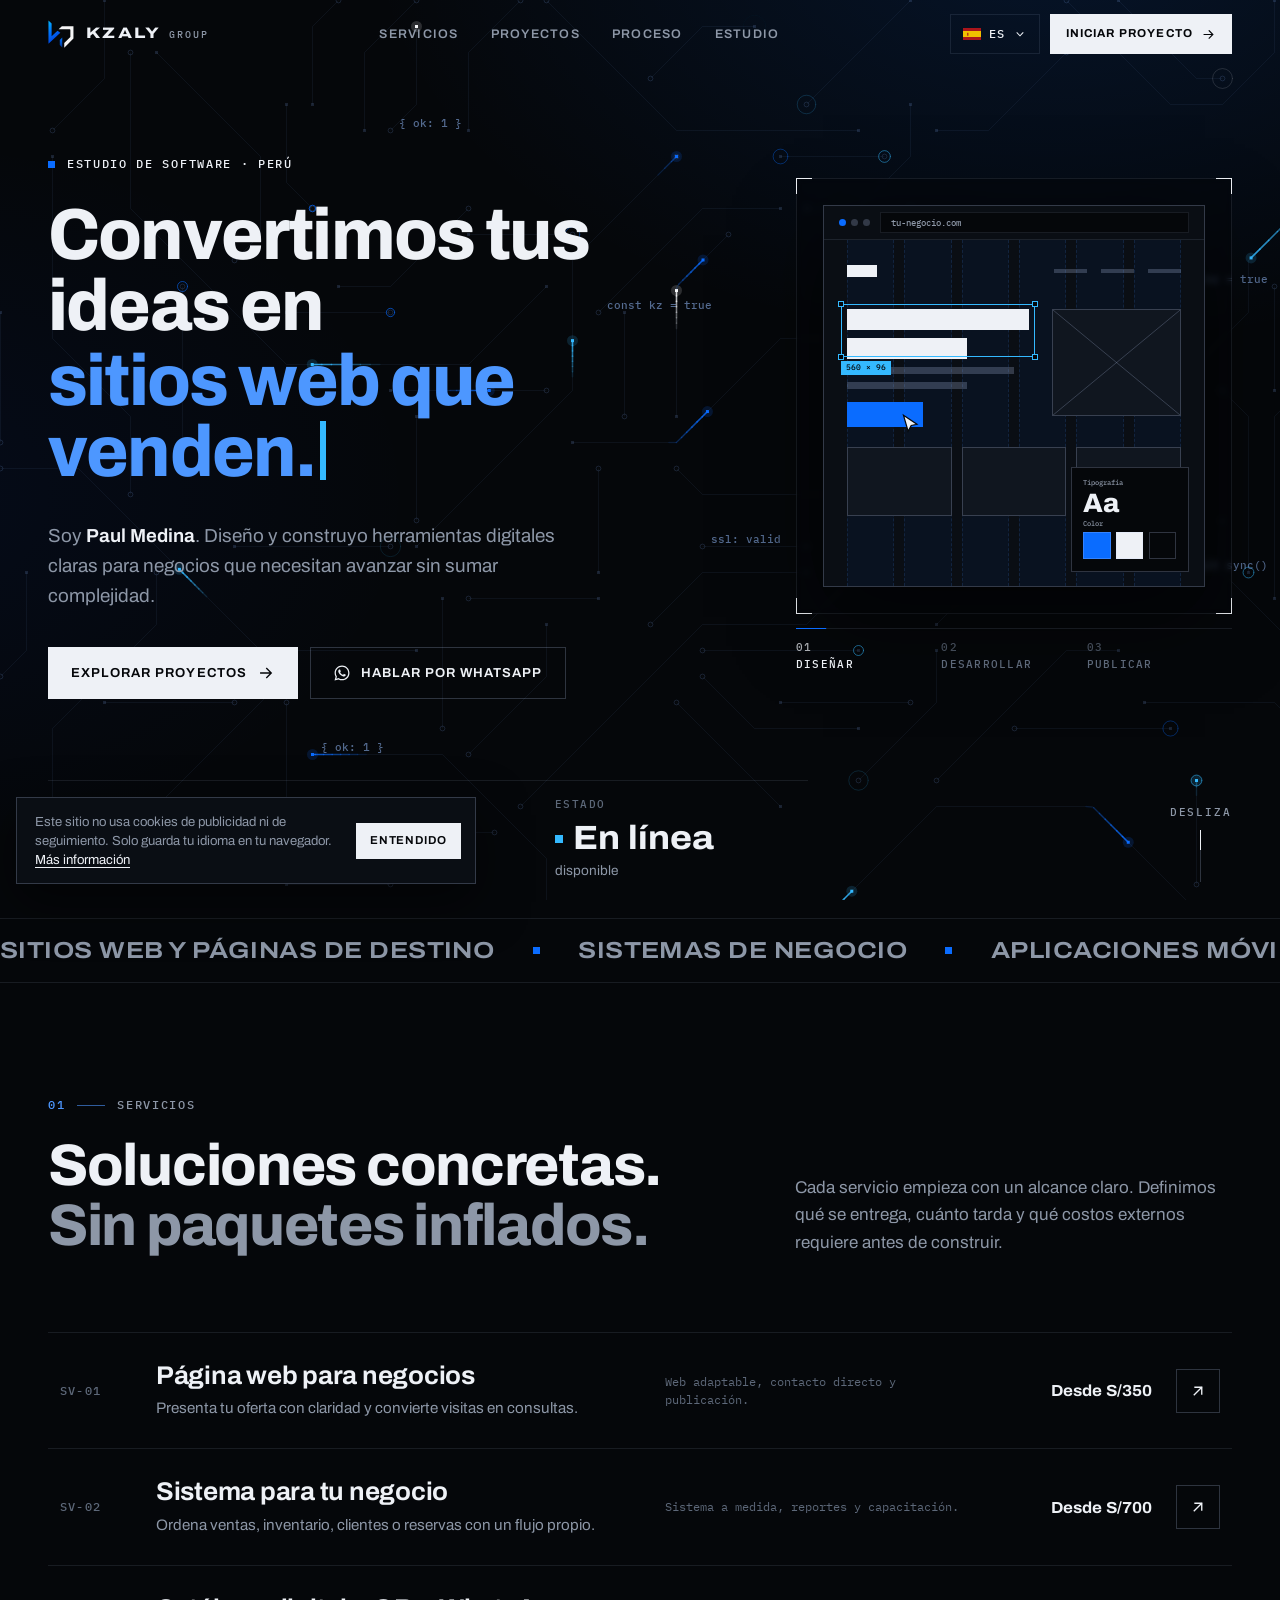
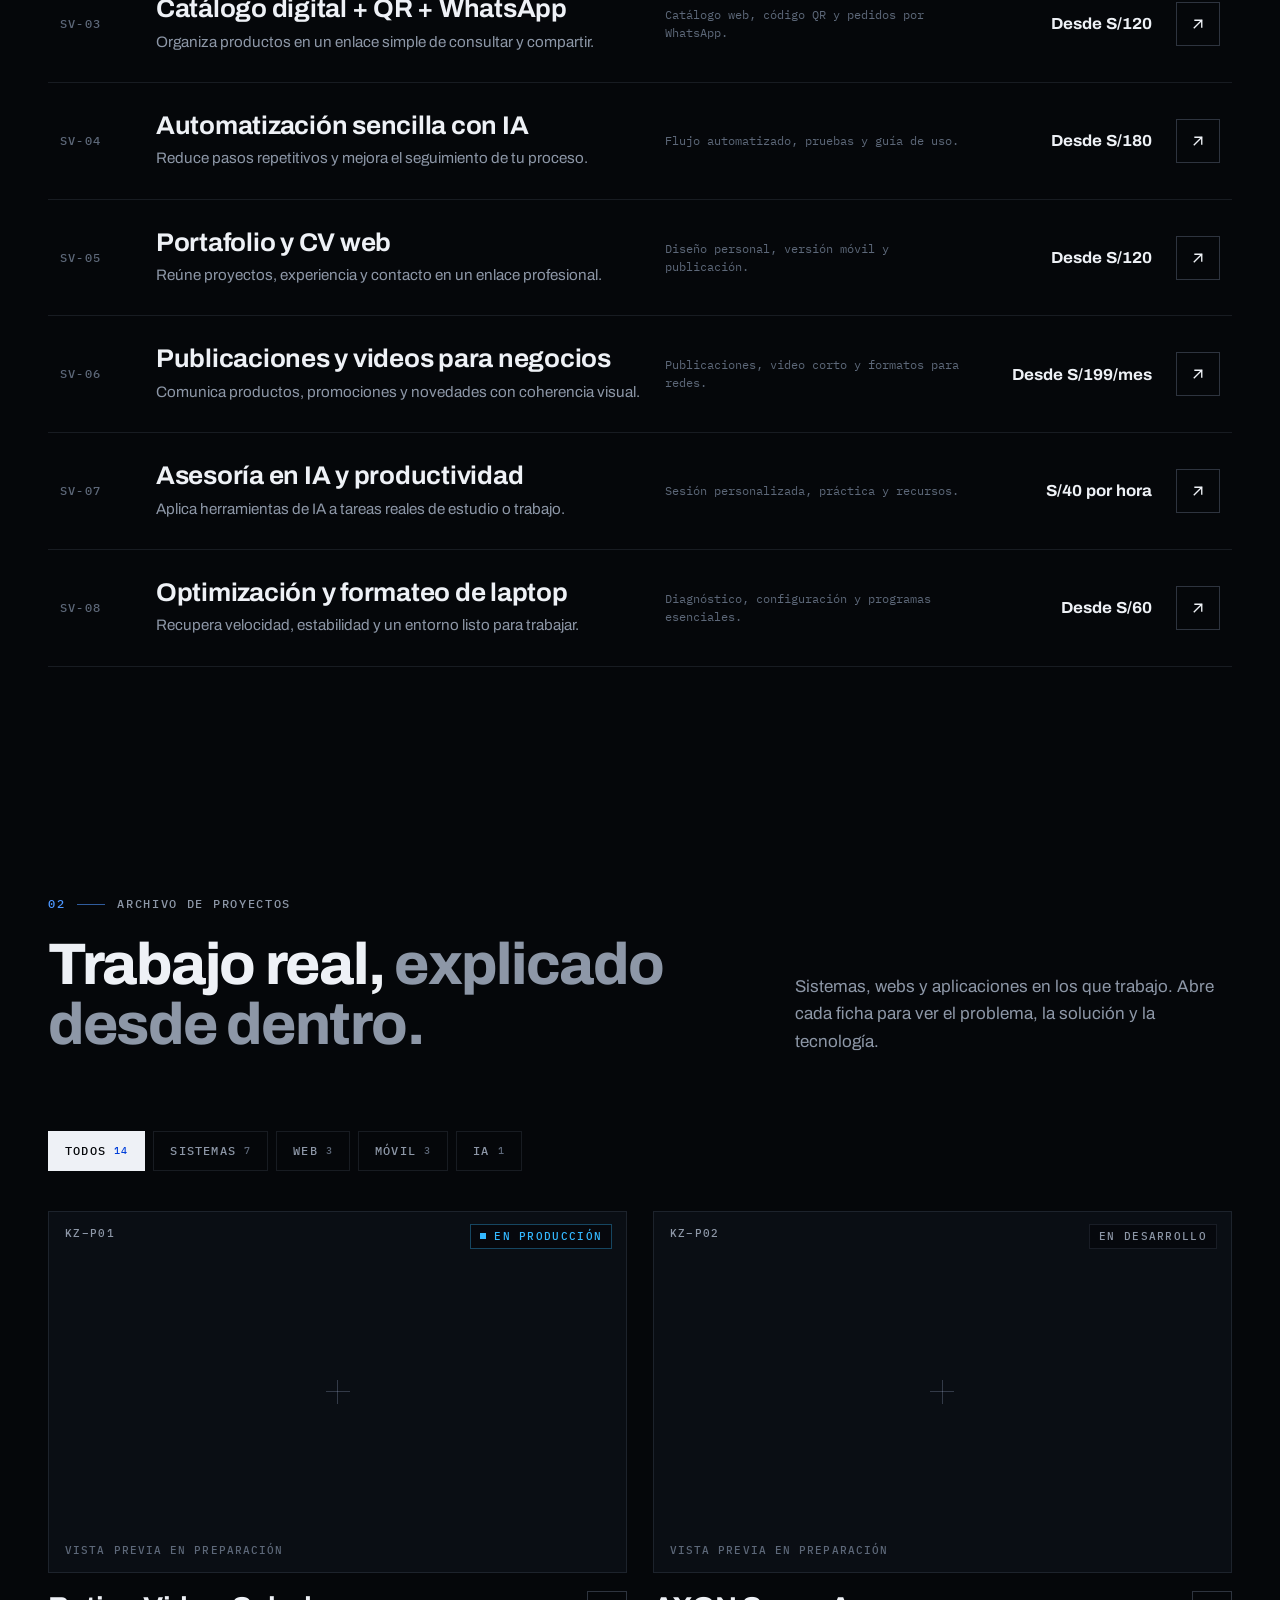
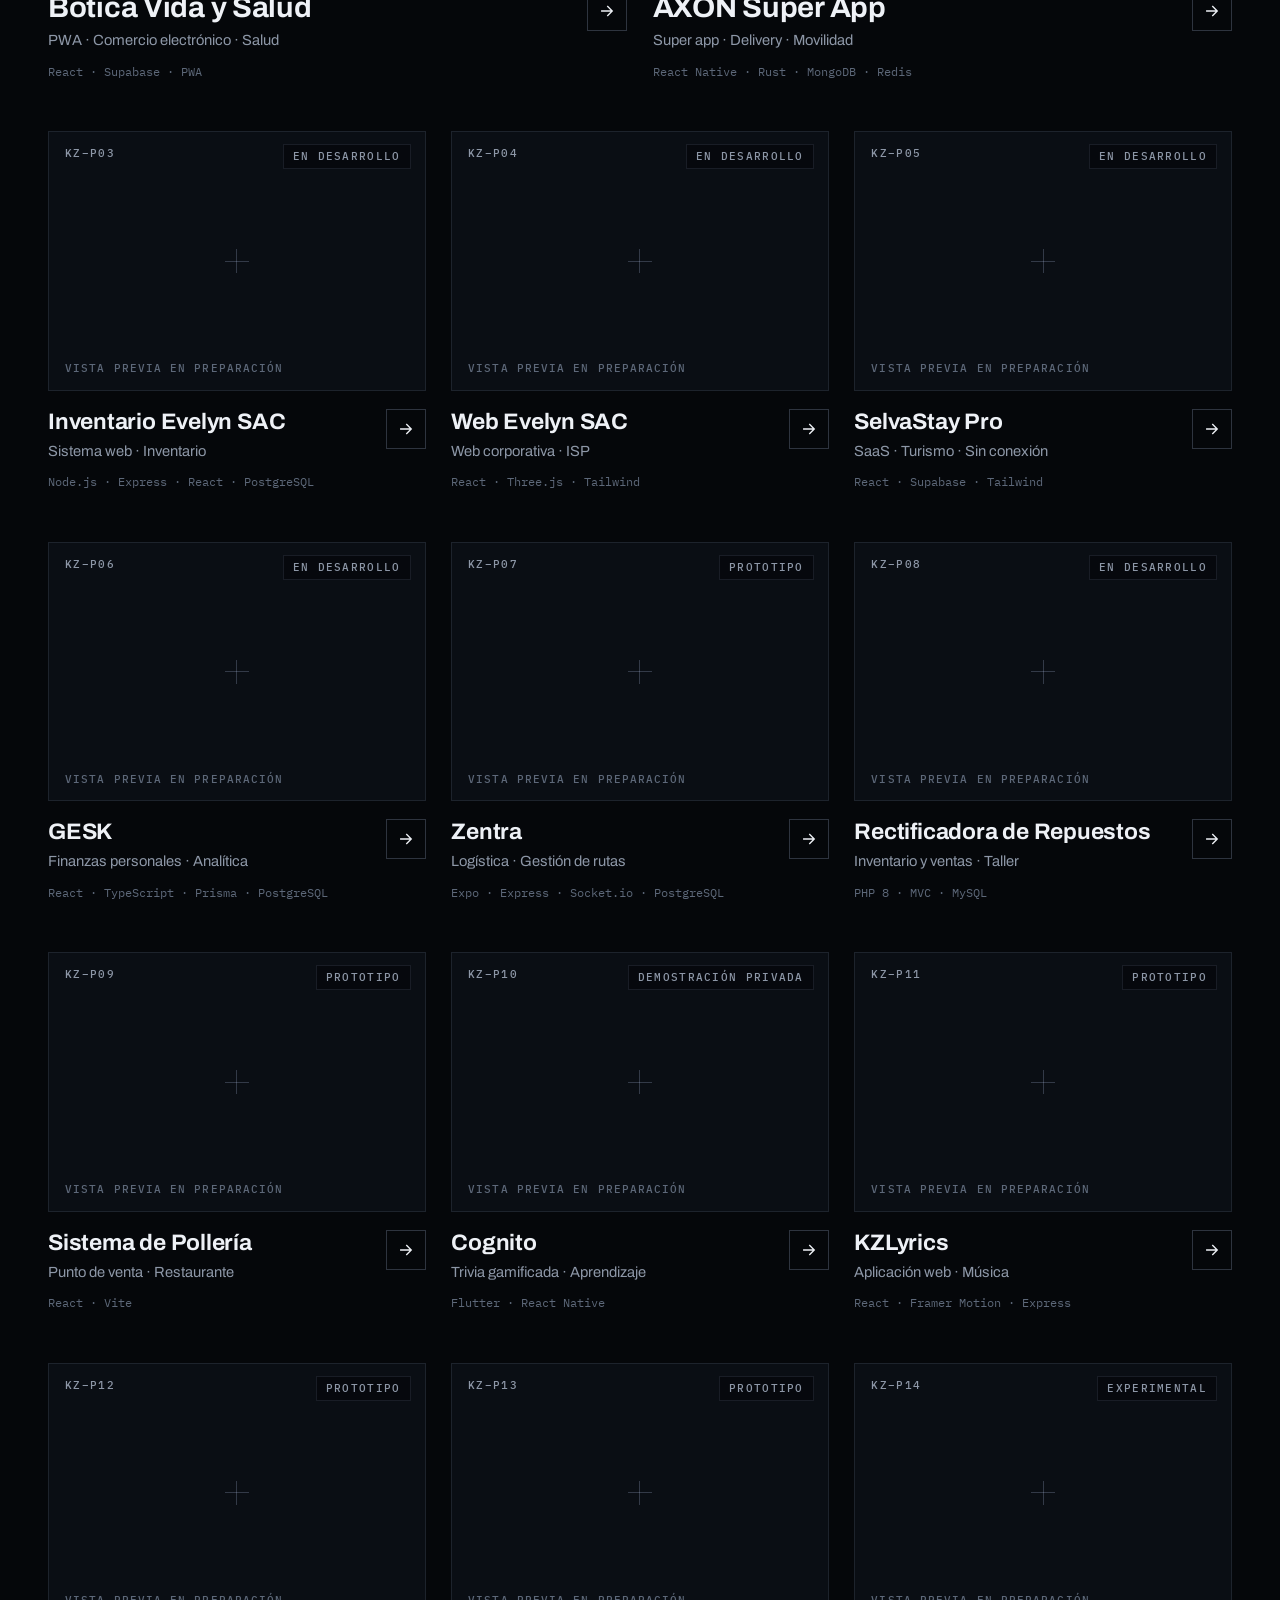
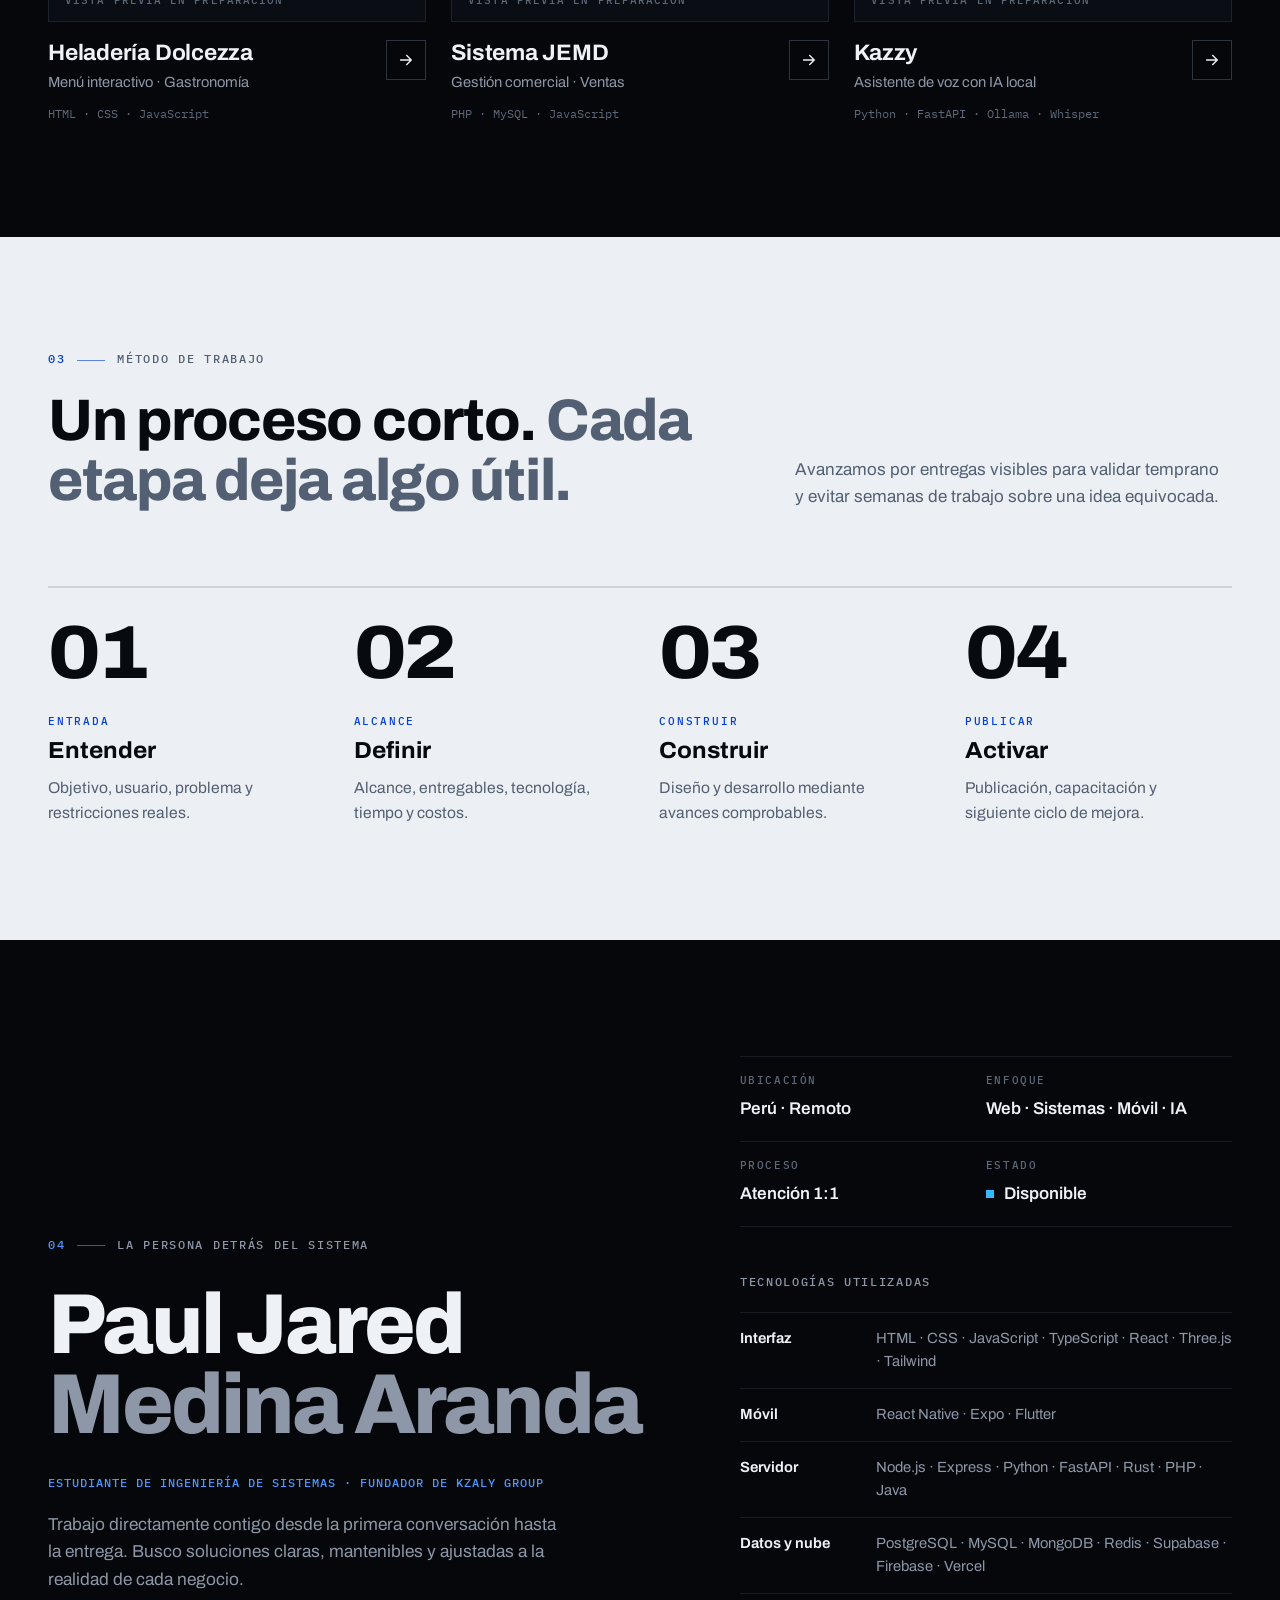
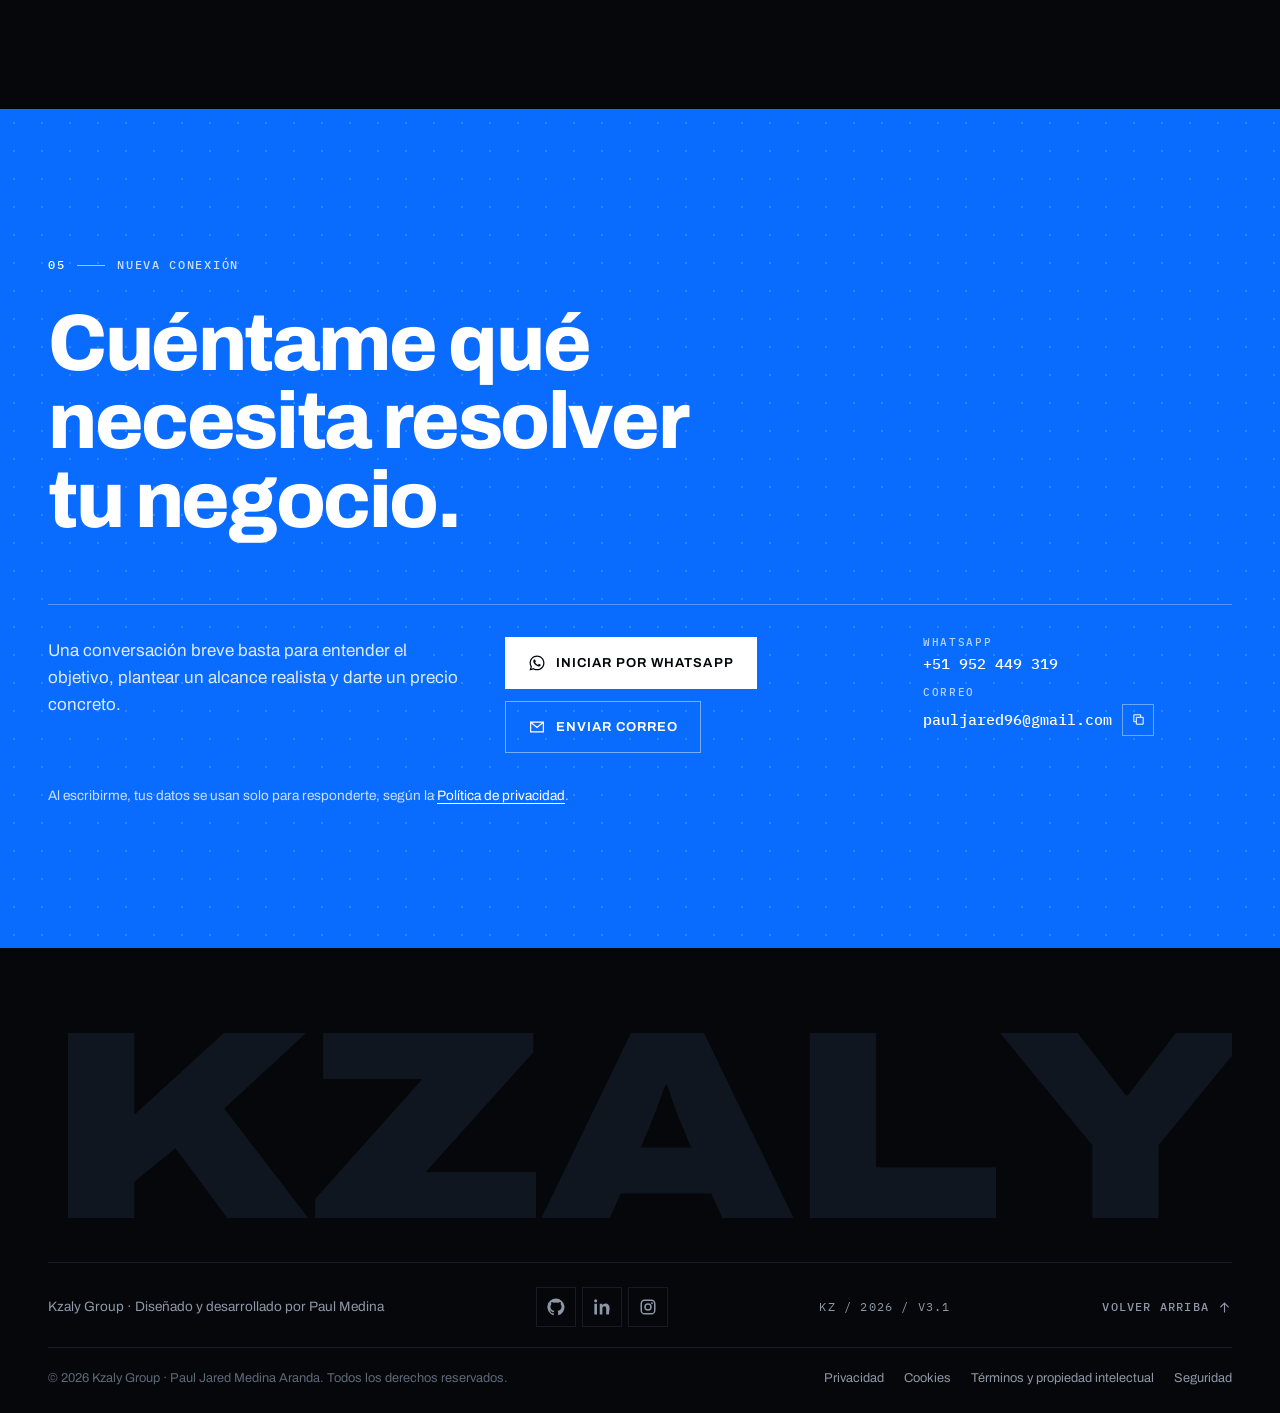
<file: index.html>
<!DOCTYPE html>
<html lang="es" class="no-js">
<head>
    <meta charset="UTF-8">
    <meta name="viewport" content="width=device-width, initial-scale=1.0, viewport-fit=cover">
    <title>Kzaly Group | Software y soluciones digitales por Paul Medina</title>
    <meta name="description" content="Kzaly Group es el estudio de software de Paul Medina en Perú. Páginas web, sistemas para negocios, aplicaciones móviles y automatización con IA.">
    <meta name="author" content="Paul Jared Medina Aranda">
    <meta name="copyright" content="© 2026 Kzaly Group · Paul Jared Medina Aranda. Todos los derechos reservados.">
    <meta name="theme-color" content="#05070a">
    <meta name="color-scheme" content="dark">
    <meta name="referrer" content="strict-origin-when-cross-origin">
    <link rel="canonical" href="https://portafolio-paul-medina.vercel.app/">

    <meta property="og:type" content="website">
    <meta property="og:site_name" content="Kzaly Group">
    <meta property="og:title" content="Kzaly Group | Software y soluciones digitales">
    <meta property="og:description" content="Páginas web, sistemas para negocios, apps móviles y automatización. Trato directo con Paul Medina.">
    <meta property="og:url" content="https://portafolio-paul-medina.vercel.app/">
    <meta property="og:image" content="https://portafolio-paul-medina.vercel.app/assets/og-kzaly.jpg">
    <meta property="og:image:width" content="1200">
    <meta property="og:image:height" content="630">
    <meta property="og:locale" content="es_PE">
    <meta name="twitter:card" content="summary_large_image">

    <link rel="icon" type="image/svg+xml" href="assets/logo-kzaly.svg">
    <link rel="icon" type="image/png" sizes="64x64" href="assets/favicon-64.png">
    <link rel="apple-touch-icon" href="assets/apple-touch-icon.png">

    <link rel="preconnect" href="https://fonts.googleapis.com">
    <link rel="preconnect" href="https://fonts.gstatic.com" crossorigin>
    <link href="https://fonts.googleapis.com/css2?family=Archivo:wdth,wght@62..125,300..900&family=IBM+Plex+Mono:wght@400;500&display=swap" rel="stylesheet">
    <link rel="stylesheet" href="css/portfolio.css">

    <script type="application/ld+json">
    {
        "@context": "https://schema.org",
        "@type": "ProfessionalService",
        "name": "Kzaly Group",
        "url": "https://portafolio-paul-medina.vercel.app/",
        "logo": "https://portafolio-paul-medina.vercel.app/assets/apple-touch-icon.png",
        "image": "https://portafolio-paul-medina.vercel.app/assets/og-kzaly.jpg",
        "description": "Estudio de software: páginas web, sistemas para negocios, aplicaciones móviles y automatización con IA.",
        "areaServed": "PE",
        "founder": { "@type": "Person", "name": "Paul Jared Medina Aranda", "sameAs": ["https://github.com/Kopozz", "https://www.linkedin.com/in/paul-medina-92b20538a"] },
        "telephone": "+51952449319"
    }
    </script>
    <script src="js/boot.js"></script>
</head>
<body>
    <svg class="icon-sprite" aria-hidden="true" focusable="false">
        <symbol id="i-arrow" viewBox="0 0 24 24"><path d="M5 12h13M13 6l6 6-6 6" fill="none" stroke="currentColor" stroke-width="1.8" stroke-linecap="square"/></symbol>
        <symbol id="i-arrow-up-right" viewBox="0 0 24 24"><path d="M7 17 17 7M8 7h9v9" fill="none" stroke="currentColor" stroke-width="1.8" stroke-linecap="square"/></symbol>
        <symbol id="i-close" viewBox="0 0 24 24"><path d="M6 6l12 12M18 6 6 18" fill="none" stroke="currentColor" stroke-width="1.8" stroke-linecap="square"/></symbol>
        <symbol id="i-chevron" viewBox="0 0 24 24"><path d="m7 10 5 5 5-5" fill="none" stroke="currentColor" stroke-width="1.8" stroke-linecap="square"/></symbol>
        <symbol id="i-mail" viewBox="0 0 24 24"><path d="M3.5 5.5h17v13h-17zM4 6l8 6.5L20 6" fill="none" stroke="currentColor" stroke-width="1.6"/></symbol>
        <symbol id="i-copy" viewBox="0 0 24 24"><path d="M8.5 8.5h11v11h-11zM15.5 8.5v-4h-11v11h4" fill="none" stroke="currentColor" stroke-width="1.6"/></symbol>
        <symbol id="i-whatsapp" viewBox="0 0 24 24"><path fill="currentColor" d="M12.04 2C6.58 2 2.13 6.45 2.13 11.91c0 1.75.46 3.45 1.32 4.95L2.05 22l5.25-1.38a9.9 9.9 0 0 0 4.74 1.21c5.46 0 9.91-4.45 9.91-9.91C21.95 6.45 17.5 2 12.04 2Zm0 18.15a8.2 8.2 0 0 1-4.2-1.15l-.3-.18-3.12.82.83-3.04-.2-.31a8.2 8.2 0 0 1-1.26-4.38c0-4.54 3.7-8.24 8.25-8.24 4.54 0 8.24 3.7 8.24 8.24 0 4.55-3.7 8.24-8.24 8.24Zm4.52-6.17c-.25-.12-1.47-.72-1.69-.81-.23-.08-.39-.12-.56.13-.17.24-.64.8-.78.97-.15.16-.29.18-.54.06-.25-.13-1.05-.39-1.99-1.23-.74-.66-1.23-1.47-1.38-1.72-.14-.25-.01-.38.11-.5.11-.11.25-.29.37-.43.13-.15.17-.25.25-.42.08-.16.04-.31-.02-.43-.06-.12-.56-1.34-.76-1.84-.2-.48-.41-.42-.56-.42h-.48c-.17 0-.43.06-.66.31-.22.25-.86.85-.86 2.07 0 1.21.88 2.39 1 2.55.13.17 1.74 2.65 4.21 3.72.59.25 1.05.4 1.4.52.59.19 1.13.16 1.56.1.47-.07 1.47-.6 1.67-1.18.21-.58.21-1.07.15-1.18-.06-.1-.22-.16-.47-.29Z"/></symbol>
        <symbol id="i-github" viewBox="0 0 24 24"><path fill="currentColor" d="M12 .7A11.5 11.5 0 0 0 8.36 23.1c.58.1.79-.25.79-.56v-2.23c-3.23.7-3.91-1.37-3.91-1.37-.53-1.34-1.29-1.7-1.29-1.7-1.05-.72.08-.71.08-.71 1.17.08 1.78 1.2 1.78 1.2 1.04 1.78 2.72 1.27 3.38.97.1-.75.4-1.27.74-1.56-2.58-.29-5.29-1.29-5.29-5.69 0-1.26.45-2.29 1.19-3.1-.12-.29-.52-1.47.11-3.06 0 0 .97-.31 3.16 1.18a10.9 10.9 0 0 1 5.76 0c2.19-1.49 3.16-1.18 3.16-1.18.63 1.59.23 2.77.11 3.06.74.81 1.19 1.84 1.19 3.1 0 4.41-2.72 5.39-5.3 5.68.42.36.79 1.07.79 2.16v3.2c0 .31.21.67.8.56A11.5 11.5 0 0 0 12 .7Z"/></symbol>
        <symbol id="i-linkedin" viewBox="0 0 24 24"><path fill="currentColor" d="M5.34 7.5H1.78V22h3.56V7.5ZM3.56 1.75a2.08 2.08 0 1 0 0 4.16 2.08 2.08 0 0 0 0-4.16ZM22.22 13.68c0-4.36-2.33-6.39-5.44-6.39a4.7 4.7 0 0 0-4.25 2.34V7.5H8.97V22h3.56v-7.18c0-1.9.36-3.73 2.71-3.73 2.32 0 2.35 2.17 2.35 3.85V22h3.56l1.07-8.32Z"/></symbol>
        <symbol id="i-instagram" viewBox="0 0 24 24"><path fill="currentColor" fill-rule="evenodd" d="M7.5 2h9A5.5 5.5 0 0 1 22 7.5v9a5.5 5.5 0 0 1-5.5 5.5h-9A5.5 5.5 0 0 1 2 16.5v-9A5.5 5.5 0 0 1 7.5 2Zm0 2A3.5 3.5 0 0 0 4 7.5v9A3.5 3.5 0 0 0 7.5 20h9a3.5 3.5 0 0 0 3.5-3.5v-9A3.5 3.5 0 0 0 16.5 4h-9ZM12 7a5 5 0 1 1 0 10 5 5 0 0 1 0-10Zm0 2a3 3 0 1 0 0 6 3 3 0 0 0 0-6Zm5.25-3.2a1.2 1.2 0 1 1 0 2.4 1.2 1.2 0 0 1 0-2.4Z"/></symbol>
    </svg>

    <a class="skip-link" href="#contenido">Saltar al contenido</a>
    <canvas class="circuit-bg" id="circuit-bg" aria-hidden="true"></canvas>
    <div class="scroll-progress" aria-hidden="true"><span></span></div>

    <header class="site-header" id="site-header">
        <div class="wrap header-inner">
            <a class="brand" href="#inicio" aria-label="Kzaly Group, inicio">
                <img class="brand-mark" src="assets/logo-kzaly.svg" alt="" width="28" height="31">
                <span class="brand-word">KZALY<small>GROUP</small></span>
            </a>

            <nav class="desktop-nav" aria-label="Navegación principal">
                <a href="#servicios" data-nav="servicios">Servicios</a>
                <a href="#proyectos" data-nav="proyectos">Proyectos</a>
                <a href="#proceso" data-nav="proceso">Proceso</a>
                <a href="#perfil" data-nav="perfil">Estudio</a>
            </nav>

            <div class="header-actions">
                <div class="language-switcher" data-language-switcher>
                    <button class="language-trigger" type="button" aria-label="Cambiar idioma" aria-haspopup="listbox" aria-expanded="false">
                        <img src="assets/flags/es.svg" alt="" width="20" height="14" data-current-flag>
                        <span data-current-language>ES</span>
                        <svg class="i" aria-hidden="true"><use href="#i-chevron"/></svg>
                    </button>
                    <div class="language-menu" role="listbox" aria-label="Seleccionar idioma" hidden>
                        <button type="button" role="option" aria-selected="true" data-language="es"><img src="assets/flags/es.svg" alt="" width="20" height="14"><span>Español</span><small>ES</small></button>
                        <button type="button" role="option" aria-selected="false" data-language="en"><img src="assets/flags/gb.svg" alt="" width="20" height="14"><span>English</span><small>EN</small></button>
                        <button type="button" role="option" aria-selected="false" data-language="fr"><img src="assets/flags/fr.svg" alt="" width="20" height="14"><span>Français</span><small>FR</small></button>
                        <button type="button" role="option" aria-selected="false" data-language="pt"><img src="assets/flags/pt.svg" alt="" width="20" height="14"><span>Português</span><small>PT</small></button>
                        <button type="button" role="option" aria-selected="false" data-language="ja"><img src="assets/flags/jp.svg" alt="" width="20" height="14"><span>日本語</span><small>JA</small></button>
                        <button type="button" role="option" aria-selected="false" data-language="ko"><img src="assets/flags/kr.svg" alt="" width="20" height="14"><span>한국어</span><small>KO</small></button>
                        <button type="button" role="option" aria-selected="false" data-language="ru"><img src="assets/flags/ru.svg" alt="" width="20" height="14"><span>Русский</span><small>RU</small></button>
                    </div>
                </div>
                <a class="header-cta" href="#contacto"><span>Iniciar proyecto</span><svg class="i" aria-hidden="true"><use href="#i-arrow"/></svg></a>
                <button class="menu-button" id="menu-button" type="button" aria-label="Abrir menú" aria-expanded="false" aria-controls="mobile-nav">
                    <span></span><span></span>
                </button>
            </div>
        </div>

        <nav class="mobile-nav" id="mobile-nav" aria-label="Navegación móvil" hidden>
            <a href="#servicios">Servicios</a>
            <a href="#proyectos">Proyectos</a>
            <a href="#proceso">Proceso</a>
            <a href="#perfil">Estudio</a>
            <a href="#contacto">Iniciar proyecto</a>
        </nav>
    </header>

    <main id="contenido">
        <!-- HERO -->
        <section class="hero" id="inicio">
            <div class="wrap hero-grid">
                <div class="hero-copy">
                    <p class="label hero-label" data-intro><span class="label-dot" aria-hidden="true"></span><span>Estudio de software · Perú</span></p>
                    <h1 class="hero-title">
                        <span class="line" data-intro><span>Convertimos tus ideas en</span></span>
                        <span class="line typewriter-line" data-intro><span class="typewriter" data-typewriter>sitios web que venden.</span><i aria-hidden="true"></i></span>
                    </h1>
                    <p class="sr-only">Convertimos tus ideas en sitios web que venden, sistemas que organizan, procesos que avanzan y experiencias que conectan.</p>
                    <p class="hero-lead" data-intro>Soy <strong>Paul Medina</strong>. Diseño y construyo herramientas digitales claras para negocios que necesitan avanzar sin sumar complejidad.</p>

                    <div class="hero-actions" data-intro>
                        <a class="btn btn-solid" href="#proyectos" data-magnetic><span>Explorar proyectos</span><svg class="i" aria-hidden="true"><use href="#i-arrow"/></svg></a>
                        <a class="btn btn-line" href="https://wa.me/51952449319?text=Hola%20Paul%2C%20vi%20tu%20portafolio%20y%20quiero%20conversar%20sobre%20un%20proyecto." target="_blank" rel="noopener noreferrer" data-wa-link><svg class="i" aria-hidden="true"><use href="#i-whatsapp"/></svg><span>Hablar por WhatsApp</span></a>
                    </div>
                </div>

                <div class="hero-stage" data-intro>
                    <div class="stage-frame" id="stage" role="img" aria-label="Animación: diseño, desarrollo y publicación de un sitio web">
                        <span class="corner c-tl" aria-hidden="true"></span><span class="corner c-tr" aria-hidden="true"></span>
                        <span class="corner c-bl" aria-hidden="true"></span><span class="corner c-br" aria-hidden="true"></span>
                        <div class="stage-window" aria-hidden="true">
                            <div class="stage-bar"><span class="stage-dots"><i></i><i></i><i></i></span><span class="stage-url"><span>tu-negocio.com</span></span></div>
                            <div class="stage-body">
                                <div class="scene scene-design is-active" data-scene="0">
                                    <div class="wf-grid"><i></i><i></i><i></i><i></i><i></i><i></i></div>
                                    <div class="wf-nav"><b></b><span></span><span></span><span></span></div>
                                    <div class="wf-copy"><span class="wf-h"></span><span class="wf-h wf-short"></span><span class="wf-p"></span><span class="wf-p wf-short"></span><span class="wf-btn"></span></div>
                                    <div class="wf-img"><svg viewBox="0 0 100 100" preserveAspectRatio="none"><path d="M0 0L100 100M100 0L0 100"/></svg></div>
                                    <div class="wf-cards"><span></span><span></span><span></span></div>
                                    <div class="wf-select"><i></i><i></i><i></i><i></i><em>560 × 96</em></div>
                                    <div class="wf-inspector"><small>Tipografía</small><b>Aa</b><small>Color</small><span class="wf-swatches"><i></i><i></i><i></i></span></div>
                                    <svg class="wf-cursor" viewBox="0 0 24 24"><path d="M4 2.5 19.5 13l-6.6 1.3L9.3 21z"/></svg>
                                </div>
                                <div class="scene scene-code" data-scene="1">
                                    <ol class="code">
                                        <li><span class="cl"><b class="tk-tag">&lt;section</b> <b class="tk-attr">class</b>=<b class="tk-str">"hero"</b><b class="tk-tag">&gt;</b></span></li>
                                        <li><span class="cl">  <b class="tk-tag">&lt;h1&gt;</b>{title}<b class="tk-tag">&lt;/h1&gt;</b></span></li>
                                        <li><span class="cl">  <b class="tk-tag">&lt;Button</b> <b class="tk-attr">to</b>=<b class="tk-str">"/contacto"</b> <b class="tk-tag">/&gt;</b></span></li>
                                        <li><span class="cl"><b class="tk-tag">&lt;/section&gt;</b></span></li>
                                        <li><span class="cl"> </span></li>
                                        <li><span class="cl"><b class="tk-key">export async function</b> <b class="tk-fn">deploy</b>() {</span></li>
                                        <li><span class="cl">  <b class="tk-key">await</b> <b class="tk-fn">build</b>({ minify: <b class="tk-key">true</b> })</span></li>
                                        <li><span class="cl">  <b class="tk-key">return</b> <b class="tk-str">"ok"</b></span></li>
                                        <li><span class="cl">}</span></li>
                                    </ol>
                                    <div class="term"><span class="cl">$ npm run build</span><span class="cl term-ok">✓ listo en 1.2 s</span></div>
                                </div>
                                <div class="scene scene-deploy" data-scene="2">
                                    <div class="dp-head"><span>Publicando en producción</span><b class="dp-pct" data-deploy-pct>0%</b></div>
                                    <div class="dp-bar"><i></i></div>
                                    <ul class="dp-checks"><li>Compilación</li><li>Optimización de imágenes</li><li>Certificado SSL</li><li>Red global (CDN)</li></ul>
                                    <div class="dp-live">
                                        <img src="assets/logo-kzaly.svg" alt="" width="36" height="40">
                                        <div class="dp-live-copy"><b>tu-negocio.com</b><span class="online"><i></i>En línea</span></div>
                                        <small>200 OK · 48 ms</small>
                                    </div>
                                </div>
                            </div>
                        </div>
                    </div>
                    <div class="stage-steps" role="group" aria-label="Etapas">
                        <button type="button" class="is-on" data-step="0"><i aria-hidden="true"></i><span>01</span>DISEÑAR</button>
                        <button type="button" data-step="1"><i aria-hidden="true"></i><span>02</span>DESARROLLAR</button>
                        <button type="button" data-step="2"><i aria-hidden="true"></i><span>03</span>PUBLICAR</button>
                    </div>
                </div>
            </div>

            <div class="wrap hero-facts" data-intro>
                <dl>
                    <div><dt>Proyectos</dt><dd><strong data-count="14">14</strong><span>documentados</span></dd></div>
                    <div><dt>Modelo</dt><dd><strong>1:1</strong><span>trato directo</span></dd></div>
                    <div><dt>Estado</dt><dd><strong class="online"><i aria-hidden="true"></i>En línea</strong><span>disponible</span></dd></div>
                </dl>
                <a class="scroll-cue" href="#servicios"><span>Desliza</span><i aria-hidden="true"></i></a>
            </div>
        </section>

        <!-- CAPABILITIES -->
        <div class="rail" aria-label="Áreas de trabajo">
            <div class="rail-track">
                <ul class="rail-set">
                    <li>Sitios web y páginas de destino</li><li>Sistemas de negocio</li><li>Aplicaciones móviles</li><li>Automatización</li><li>Contenido digital</li><li>Asesoría en IA</li>
                </ul>
                <ul class="rail-set" aria-hidden="true">
                    <li>Sitios web y páginas de destino</li><li>Sistemas de negocio</li><li>Aplicaciones móviles</li><li>Automatización</li><li>Contenido digital</li><li>Asesoría en IA</li>
                </ul>
            </div>
        </div>

        <!-- SERVICES -->
        <section class="section" id="servicios">
            <div class="wrap">
                <header class="section-head reveal">
                    <p class="label"><span class="label-index">01</span><span>Servicios</span></p>
                    <h2 class="section-title"><span>Soluciones concretas.</span> <span class="dim">Sin paquetes inflados.</span></h2>
                    <p class="section-intro">Cada servicio empieza con un alcance claro. Definimos qué se entrega, cuánto tarda y qué costos externos requiere antes de construir.</p>
                </header>

                <ol class="service-list">
                    <li class="reveal"><a class="service" href="https://wa.me/51952449319?text=Hola%2C%20quiero%20cotizar%20una%20p%C3%A1gina%20web" target="_blank" rel="noopener noreferrer">
                        <span class="svc-code">SV-01</span>
                        <span class="svc-main"><span class="svc-title">Página web para negocios</span><span class="svc-desc">Presenta tu oferta con claridad y convierte visitas en consultas.</span></span>
                        <span class="svc-out">Web adaptable, contacto directo y publicación.</span>
                        <span class="svc-price">Desde S/350</span>
                        <span class="svc-go" aria-hidden="true"><svg class="i"><use href="#i-arrow-up-right"/></svg></span>
                    </a></li>
                    <li class="reveal"><a class="service" href="https://wa.me/51952449319?text=Hola%2C%20quiero%20evaluar%20un%20sistema%20para%20mi%20negocio" target="_blank" rel="noopener noreferrer">
                        <span class="svc-code">SV-02</span>
                        <span class="svc-main"><span class="svc-title">Sistema para tu negocio</span><span class="svc-desc">Ordena ventas, inventario, clientes o reservas con un flujo propio.</span></span>
                        <span class="svc-out">Sistema a medida, reportes y capacitación.</span>
                        <span class="svc-price">Desde S/700</span>
                        <span class="svc-go" aria-hidden="true"><svg class="i"><use href="#i-arrow-up-right"/></svg></span>
                    </a></li>
                    <li class="reveal"><a class="service" href="https://wa.me/51952449319?text=Hola%2C%20quiero%20un%20cat%C3%A1logo%20digital" target="_blank" rel="noopener noreferrer">
                        <span class="svc-code">SV-03</span>
                        <span class="svc-main"><span class="svc-title">Catálogo digital + QR + WhatsApp</span><span class="svc-desc">Organiza productos en un enlace simple de consultar y compartir.</span></span>
                        <span class="svc-out">Catálogo web, código QR y pedidos por WhatsApp.</span>
                        <span class="svc-price">Desde S/120</span>
                        <span class="svc-go" aria-hidden="true"><svg class="i"><use href="#i-arrow-up-right"/></svg></span>
                    </a></li>
                    <li class="reveal"><a class="service" href="https://wa.me/51952449319?text=Hola%2C%20quiero%20automatizar%20una%20tarea%20de%20mi%20negocio" target="_blank" rel="noopener noreferrer">
                        <span class="svc-code">SV-04</span>
                        <span class="svc-main"><span class="svc-title">Automatización sencilla con IA</span><span class="svc-desc">Reduce pasos repetitivos y mejora el seguimiento de tu proceso.</span></span>
                        <span class="svc-out">Flujo automatizado, pruebas y guía de uso.</span>
                        <span class="svc-price">Desde S/180</span>
                        <span class="svc-go" aria-hidden="true"><svg class="i"><use href="#i-arrow-up-right"/></svg></span>
                    </a></li>
                    <li class="reveal"><a class="service" href="https://wa.me/51952449319?text=Hola%2C%20quiero%20crear%20mi%20portafolio%20web" target="_blank" rel="noopener noreferrer">
                        <span class="svc-code">SV-05</span>
                        <span class="svc-main"><span class="svc-title">Portafolio y CV web</span><span class="svc-desc">Reúne proyectos, experiencia y contacto en un enlace profesional.</span></span>
                        <span class="svc-out">Diseño personal, versión móvil y publicación.</span>
                        <span class="svc-price">Desde S/120</span>
                        <span class="svc-go" aria-hidden="true"><svg class="i"><use href="#i-arrow-up-right"/></svg></span>
                    </a></li>
                    <li class="reveal"><a class="service" href="https://wa.me/51952449319?text=Hola%2C%20quiero%20contenido%20para%20las%20redes%20de%20mi%20negocio" target="_blank" rel="noopener noreferrer">
                        <span class="svc-code">SV-06</span>
                        <span class="svc-main"><span class="svc-title">Publicaciones y videos para negocios</span><span class="svc-desc">Comunica productos, promociones y novedades con coherencia visual.</span></span>
                        <span class="svc-out">Publicaciones, video corto y formatos para redes.</span>
                        <span class="svc-price">Desde S/199/mes</span>
                        <span class="svc-go" aria-hidden="true"><svg class="i"><use href="#i-arrow-up-right"/></svg></span>
                    </a></li>
                    <li class="reveal"><a class="service" href="https://wa.me/51952449319?text=Hola%2C%20quiero%20agendar%20una%20asesor%C3%ADa%20de%20IA" target="_blank" rel="noopener noreferrer">
                        <span class="svc-code">SV-07</span>
                        <span class="svc-main"><span class="svc-title">Asesoría en IA y productividad</span><span class="svc-desc">Aplica herramientas de IA a tareas reales de estudio o trabajo.</span></span>
                        <span class="svc-out">Sesión personalizada, práctica y recursos.</span>
                        <span class="svc-price">S/40 por hora</span>
                        <span class="svc-go" aria-hidden="true"><svg class="i"><use href="#i-arrow-up-right"/></svg></span>
                    </a></li>
                    <li class="reveal"><a class="service" href="https://wa.me/51952449319?text=Hola%2C%20quiero%20consultar%20por%20la%20optimizaci%C3%B3n%20de%20mi%20laptop" target="_blank" rel="noopener noreferrer">
                        <span class="svc-code">SV-08</span>
                        <span class="svc-main"><span class="svc-title">Optimización y formateo de laptop</span><span class="svc-desc">Recupera velocidad, estabilidad y un entorno listo para trabajar.</span></span>
                        <span class="svc-out">Diagnóstico, configuración y programas esenciales.</span>
                        <span class="svc-price">Desde S/60</span>
                        <span class="svc-go" aria-hidden="true"><svg class="i"><use href="#i-arrow-up-right"/></svg></span>
                    </a></li>
                </ol>
            </div>
        </section>

        <!-- PROJECTS -->
        <section class="section section-work" id="proyectos">
            <div class="wrap">
                <header class="section-head reveal">
                    <p class="label"><span class="label-index">02</span><span>Archivo de proyectos</span></p>
                    <h2 class="section-title"><span>Trabajo real,</span> <span class="dim">explicado desde dentro.</span></h2>
                    <p class="section-intro">Sistemas, webs y aplicaciones en los que trabajo. Abre cada ficha para ver el problema, la solución y la tecnología.</p>
                </header>

                <div class="filters reveal" role="group" aria-label="Filtrar proyectos">
                    <button type="button" class="filter is-active" data-filter="all" aria-pressed="true"><span>Todos</span><sup>14</sup></button>
                    <button type="button" class="filter" data-filter="sistemas" aria-pressed="false"><span>Sistemas</span><sup>7</sup></button>
                    <button type="button" class="filter" data-filter="web" aria-pressed="false"><span>Web</span><sup>3</sup></button>
                    <button type="button" class="filter" data-filter="movil" aria-pressed="false"><span>Móvil</span><sup>3</sup></button>
                    <button type="button" class="filter" data-filter="ia" aria-pressed="false"><span>IA</span><sup>1</sup></button>
                </div>

                <!-- Para añadir una imagen más adelante: coloca el archivo en assets/projects/ y agrega
                     <img src="assets/projects/archivo.webp" alt="..." loading="lazy"> dentro de .tile-media -->
                <ul class="project-grid" id="project-grid" data-filter="all">
                    <li class="tile is-featured" data-project="botica" data-cat="sistemas">
                        <button type="button" class="tile-hit" aria-haspopup="dialog">
                            <span class="tile-media"><span class="tile-code">KZ–P01</span><span class="tile-status is-live">En producción</span><span class="tile-empty">Vista previa en preparación</span></span>
                            <span class="tile-info"><span class="tile-title">Botica Vida y Salud</span><span class="tile-cat">PWA · Comercio electrónico · Salud</span><span class="tile-stack">React · Supabase · PWA</span></span>
                            <span class="tile-go" aria-hidden="true"><svg class="i"><use href="#i-arrow"/></svg></span>
                        </button>
                    </li>
                    <li class="tile is-featured" data-project="axon" data-cat="movil">
                        <button type="button" class="tile-hit" aria-haspopup="dialog">
                            <span class="tile-media"><span class="tile-code">KZ–P02</span><span class="tile-status">En desarrollo</span><span class="tile-empty">Vista previa en preparación</span></span>
                            <span class="tile-info"><span class="tile-title">AXON Super App</span><span class="tile-cat">Super app · Delivery · Movilidad</span><span class="tile-stack">React Native · Rust · MongoDB · Redis</span></span>
                            <span class="tile-go" aria-hidden="true"><svg class="i"><use href="#i-arrow"/></svg></span>
                        </button>
                    </li>
                    <li class="tile" data-project="inventario" data-cat="sistemas">
                        <button type="button" class="tile-hit" aria-haspopup="dialog">
                            <span class="tile-media"><span class="tile-code">KZ–P03</span><span class="tile-status">En desarrollo</span><span class="tile-empty">Vista previa en preparación</span></span>
                            <span class="tile-info"><span class="tile-title">Inventario Evelyn SAC</span><span class="tile-cat">Sistema web · Inventario</span><span class="tile-stack">Node.js · Express · React · PostgreSQL</span></span>
                            <span class="tile-go" aria-hidden="true"><svg class="i"><use href="#i-arrow"/></svg></span>
                        </button>
                    </li>
                    <li class="tile" data-project="evelyn" data-cat="web">
                        <button type="button" class="tile-hit" aria-haspopup="dialog">
                            <span class="tile-media"><span class="tile-code">KZ–P04</span><span class="tile-status">En desarrollo</span><span class="tile-empty">Vista previa en preparación</span></span>
                            <span class="tile-info"><span class="tile-title">Web Evelyn SAC</span><span class="tile-cat">Web corporativa · ISP</span><span class="tile-stack">React · Three.js · Tailwind</span></span>
                            <span class="tile-go" aria-hidden="true"><svg class="i"><use href="#i-arrow"/></svg></span>
                        </button>
                    </li>
                    <li class="tile" data-project="selvastay" data-cat="sistemas">
                        <button type="button" class="tile-hit" aria-haspopup="dialog">
                            <span class="tile-media"><span class="tile-code">KZ–P05</span><span class="tile-status">En desarrollo</span><span class="tile-empty">Vista previa en preparación</span></span>
                            <span class="tile-info"><span class="tile-title">SelvaStay Pro</span><span class="tile-cat">SaaS · Turismo · Sin conexión</span><span class="tile-stack">React · Supabase · Tailwind</span></span>
                            <span class="tile-go" aria-hidden="true"><svg class="i"><use href="#i-arrow"/></svg></span>
                        </button>
                    </li>
                    <li class="tile" data-project="gesk" data-cat="sistemas">
                        <button type="button" class="tile-hit" aria-haspopup="dialog">
                            <span class="tile-media"><span class="tile-code">KZ–P06</span><span class="tile-status">En desarrollo</span><span class="tile-empty">Vista previa en preparación</span></span>
                            <span class="tile-info"><span class="tile-title">GESK</span><span class="tile-cat">Finanzas personales · Analítica</span><span class="tile-stack">React · TypeScript · Prisma · PostgreSQL</span></span>
                            <span class="tile-go" aria-hidden="true"><svg class="i"><use href="#i-arrow"/></svg></span>
                        </button>
                    </li>
                    <li class="tile" data-project="zentra" data-cat="movil">
                        <button type="button" class="tile-hit" aria-haspopup="dialog">
                            <span class="tile-media"><span class="tile-code">KZ–P07</span><span class="tile-status">Prototipo</span><span class="tile-empty">Vista previa en preparación</span></span>
                            <span class="tile-info"><span class="tile-title">Zentra</span><span class="tile-cat">Logística · Gestión de rutas</span><span class="tile-stack">Expo · Express · Socket.io · PostgreSQL</span></span>
                            <span class="tile-go" aria-hidden="true"><svg class="i"><use href="#i-arrow"/></svg></span>
                        </button>
                    </li>
                    <li class="tile" data-project="repuestos" data-cat="sistemas">
                        <button type="button" class="tile-hit" aria-haspopup="dialog">
                            <span class="tile-media"><span class="tile-code">KZ–P08</span><span class="tile-status">En desarrollo</span><span class="tile-empty">Vista previa en preparación</span></span>
                            <span class="tile-info"><span class="tile-title">Rectificadora de Repuestos</span><span class="tile-cat">Inventario y ventas · Taller</span><span class="tile-stack">PHP 8 · MVC · MySQL</span></span>
                            <span class="tile-go" aria-hidden="true"><svg class="i"><use href="#i-arrow"/></svg></span>
                        </button>
                    </li>
                    <li class="tile" data-project="polleria" data-cat="sistemas">
                        <button type="button" class="tile-hit" aria-haspopup="dialog">
                            <span class="tile-media"><span class="tile-code">KZ–P09</span><span class="tile-status">Prototipo</span><span class="tile-empty">Vista previa en preparación</span></span>
                            <span class="tile-info"><span class="tile-title">Sistema de Pollería</span><span class="tile-cat">Punto de venta · Restaurante</span><span class="tile-stack">React · Vite</span></span>
                            <span class="tile-go" aria-hidden="true"><svg class="i"><use href="#i-arrow"/></svg></span>
                        </button>
                    </li>
                    <li class="tile" data-project="cognito" data-cat="movil">
                        <button type="button" class="tile-hit" aria-haspopup="dialog">
                            <span class="tile-media"><span class="tile-code">KZ–P10</span><span class="tile-status">Demostración privada</span><span class="tile-empty">Vista previa en preparación</span></span>
                            <span class="tile-info"><span class="tile-title">Cognito</span><span class="tile-cat">Trivia gamificada · Aprendizaje</span><span class="tile-stack">Flutter · React Native</span></span>
                            <span class="tile-go" aria-hidden="true"><svg class="i"><use href="#i-arrow"/></svg></span>
                        </button>
                    </li>
                    <li class="tile" data-project="kzlyrics" data-cat="web">
                        <button type="button" class="tile-hit" aria-haspopup="dialog">
                            <span class="tile-media"><span class="tile-code">KZ–P11</span><span class="tile-status">Prototipo</span><span class="tile-empty">Vista previa en preparación</span></span>
                            <span class="tile-info"><span class="tile-title">KZLyrics</span><span class="tile-cat">Aplicación web · Música</span><span class="tile-stack">React · Framer Motion · Express</span></span>
                            <span class="tile-go" aria-hidden="true"><svg class="i"><use href="#i-arrow"/></svg></span>
                        </button>
                    </li>
                    <li class="tile" data-project="dolcezza" data-cat="web">
                        <button type="button" class="tile-hit" aria-haspopup="dialog">
                            <span class="tile-media"><span class="tile-code">KZ–P12</span><span class="tile-status">Prototipo</span><span class="tile-empty">Vista previa en preparación</span></span>
                            <span class="tile-info"><span class="tile-title">Heladería Dolcezza</span><span class="tile-cat">Menú interactivo · Gastronomía</span><span class="tile-stack">HTML · CSS · JavaScript</span></span>
                            <span class="tile-go" aria-hidden="true"><svg class="i"><use href="#i-arrow"/></svg></span>
                        </button>
                    </li>
                    <li class="tile" data-project="jemd" data-cat="sistemas">
                        <button type="button" class="tile-hit" aria-haspopup="dialog">
                            <span class="tile-media"><span class="tile-code">KZ–P13</span><span class="tile-status">Prototipo</span><span class="tile-empty">Vista previa en preparación</span></span>
                            <span class="tile-info"><span class="tile-title">Sistema JEMD</span><span class="tile-cat">Gestión comercial · Ventas</span><span class="tile-stack">PHP · MySQL · JavaScript</span></span>
                            <span class="tile-go" aria-hidden="true"><svg class="i"><use href="#i-arrow"/></svg></span>
                        </button>
                    </li>
                    <li class="tile" data-project="kazzy" data-cat="ia">
                        <button type="button" class="tile-hit" aria-haspopup="dialog">
                            <span class="tile-media"><span class="tile-code">KZ–P14</span><span class="tile-status">Experimental</span><span class="tile-empty">Vista previa en preparación</span></span>
                            <span class="tile-info"><span class="tile-title">Kazzy</span><span class="tile-cat">Asistente de voz con IA local</span><span class="tile-stack">Python · FastAPI · Ollama · Whisper</span></span>
                            <span class="tile-go" aria-hidden="true"><svg class="i"><use href="#i-arrow"/></svg></span>
                        </button>
                    </li>
                </ul>
            </div>
        </section>

        <!-- PROCESS (light section) -->
        <section class="section section-light" id="proceso">
            <div class="wrap">
                <header class="section-head reveal">
                    <p class="label"><span class="label-index">03</span><span>Método de trabajo</span></p>
                    <h2 class="section-title"><span>Un proceso corto.</span> <span class="dim">Cada etapa deja algo útil.</span></h2>
                    <p class="section-intro">Avanzamos por entregas visibles para validar temprano y evitar semanas de trabajo sobre una idea equivocada.</p>
                </header>

                <ol class="process" data-process>
                    <li class="process-rail" aria-hidden="true"><span></span></li>
                    <li class="step reveal"><span class="step-num">01</span><small>ENTRADA</small><h3>Entender</h3><p>Objetivo, usuario, problema y restricciones reales.</p></li>
                    <li class="step reveal"><span class="step-num">02</span><small>ALCANCE</small><h3>Definir</h3><p>Alcance, entregables, tecnología, tiempo y costos.</p></li>
                    <li class="step reveal"><span class="step-num">03</span><small>CONSTRUIR</small><h3>Construir</h3><p>Diseño y desarrollo mediante avances comprobables.</p></li>
                    <li class="step reveal"><span class="step-num">04</span><small>PUBLICAR</small><h3>Activar</h3><p>Publicación, capacitación y siguiente ciclo de mejora.</p></li>
                </ol>
            </div>
        </section>

        <!-- STUDIO -->
        <section class="section" id="perfil">
            <div class="wrap studio">
                <div class="studio-id reveal">
                    <p class="label"><span class="label-index">04</span><span>La persona detrás del sistema</span></p>
                    <h2 class="studio-name"><span>Paul Jared</span><span>Medina Aranda</span></h2>
                    <p class="studio-role">Estudiante de Ingeniería de Sistemas · Fundador de Kzaly Group</p>
                    <p class="studio-text">Trabajo directamente contigo desde la primera conversación hasta la entrega. Busco soluciones claras, mantenibles y ajustadas a la realidad de cada negocio.</p>
                </div>

                <div class="studio-data reveal">
                    <dl class="facts">
                        <div><dt>UBICACIÓN</dt><dd>Perú · Remoto</dd></div>
                        <div><dt>ENFOQUE</dt><dd>Web · Sistemas · Móvil · IA</dd></div>
                        <div><dt>PROCESO</dt><dd>Atención 1:1</dd></div>
                        <div><dt>ESTADO</dt><dd class="online"><i aria-hidden="true"></i>Disponible</dd></div>
                    </dl>

                    <div class="stack">
                        <p class="label"><span>Tecnologías utilizadas</span></p>
                        <dl>
                            <div><dt>Interfaz</dt><dd>HTML · CSS · JavaScript · TypeScript · React · Three.js · Tailwind</dd></div>
                            <div><dt>Móvil</dt><dd>React Native · Expo · Flutter</dd></div>
                            <div><dt>Servidor</dt><dd>Node.js · Express · Python · FastAPI · Rust · PHP · Java</dd></div>
                            <div><dt>Datos y nube</dt><dd>PostgreSQL · MySQL · MongoDB · Redis · Supabase · Firebase · Vercel</dd></div>
                        </dl>
                    </div>
                </div>
            </div>
        </section>

        <!-- CONTACT -->
        <section class="contact" id="contacto">
            <div class="wrap contact-inner">
                <p class="label reveal"><span class="label-index">05</span><span>Nueva conexión</span></p>
                <h2 class="contact-title reveal">Cuéntame qué necesita resolver tu negocio.</h2>
                <div class="contact-grid reveal">
                    <p class="contact-text">Una conversación breve basta para entender el objetivo, plantear un alcance realista y darte un precio concreto.</p>
                    <div class="contact-actions">
                        <a class="btn btn-invert" href="https://wa.me/51952449319?text=Hola%20Paul%2C%20vi%20tu%20portafolio%20y%20quiero%20conversar%20sobre%20un%20proyecto." target="_blank" rel="noopener noreferrer" data-wa-link data-magnetic><svg class="i" aria-hidden="true"><use href="#i-whatsapp"/></svg><span>Iniciar por WhatsApp</span></a>
                        <a class="btn btn-ghost" href="#contacto" data-mail><svg class="i" aria-hidden="true"><use href="#i-mail"/></svg><span>Enviar correo</span></a>
                    </div>
                    <dl class="contact-lines">
                        <div><dt>WHATSAPP</dt><dd>+51 952 449 319</dd></div>
                        <div><dt>CORREO</dt><dd><span data-mail-text></span><button class="copy" type="button" data-copy-mail aria-label="Copiar correo"><svg class="i" aria-hidden="true"><use href="#i-copy"/></svg></button></dd></div>
                    </dl>
                    <p class="contact-legal"><span>Al escribirme, tus datos se usan solo para responderte, según la</span> <a href="/privacidad">Política de privacidad</a>.</p>
                </div>
            </div>
        </section>
    </main>

    <footer class="site-footer">
        <div class="wrap">
            <p class="footer-word" aria-hidden="true">KZALY</p>
            <div class="footer-row">
                <span>Kzaly Group · Diseñado y desarrollado por Paul Medina</span>
                <nav class="footer-links" aria-label="Redes">
                    <a href="https://github.com/Kopozz" target="_blank" rel="noopener noreferrer" aria-label="GitHub"><svg class="i" aria-hidden="true"><use href="#i-github"/></svg></a>
                    <a href="https://www.linkedin.com/in/paul-medina-92b20538a" target="_blank" rel="noopener noreferrer" aria-label="LinkedIn"><svg class="i" aria-hidden="true"><use href="#i-linkedin"/></svg></a>
                    <a href="https://instagram.com/only_kopoz" target="_blank" rel="noopener noreferrer" aria-label="Instagram"><svg class="i" aria-hidden="true"><use href="#i-instagram"/></svg></a>
                </nav>
                <span class="mono">KZ / <span id="year">2026</span> / V3.1</span>
                <a class="to-top" href="#inicio"><span>Volver arriba</span><svg class="i" aria-hidden="true"><use href="#i-arrow"/></svg></a>
            </div>
            <div class="footer-legal">
                <p>© <span data-year>2026</span> Kzaly Group · Paul Jared Medina Aranda. <span>Todos los derechos reservados.</span></p>
                <nav aria-label="Legal">
                    <a href="/privacidad">Privacidad</a>
                    <a href="/cookies">Cookies</a>
                    <a href="/terminos">Términos y propiedad intelectual</a>
                    <a href="/seguridad">Seguridad</a>
                </nav>
            </div>
        </div>
    </footer>

    <!-- Floating WhatsApp -->
    <div class="wa-float" id="wa-float">
        <p class="wa-bubble" id="wa-bubble" hidden><span>¿Tienes un proyecto? Hablemos.</span><button type="button" class="wa-bubble-close" aria-label="Cerrar"><svg class="i" aria-hidden="true"><use href="#i-close"/></svg></button></p>
        <a class="wa-button" href="https://wa.me/51952449319?text=Hola%20Paul%2C%20vi%20tu%20portafolio%20y%20quiero%20conversar%20sobre%20un%20proyecto." target="_blank" rel="noopener noreferrer" aria-label="Abrir WhatsApp" data-wa-link>
            <span class="wa-ring" aria-hidden="true"></span>
            <svg class="i wa-icon" aria-hidden="true"><use href="#i-whatsapp"/></svg>
            <span class="wa-label">Escríbeme</span>
            <span class="wa-dot" aria-hidden="true"></span>
        </a>
    </div>

    <dialog class="case" id="case-dialog" aria-labelledby="case-title">
        <div class="case-panel">
            <header class="case-head">
                <span class="mono" id="case-code">KZ–P01</span>
                <span class="tile-status" id="case-status">En producción</span>
                <button class="case-close" type="button" data-close-dialog aria-label="Cerrar caso de estudio"><svg class="i" aria-hidden="true"><use href="#i-close"/></svg></button>
            </header>
            <div class="case-media"><span class="tile-empty">Vista previa en preparación</span></div>
            <div class="case-body">
                <p class="label"><span>FICHA DEL CASO</span></p>
                <h2 id="case-title">Botica Vida y Salud</h2>
                <p class="case-summary" id="case-summary"></p>
                <div class="case-block"><h3>EL PROBLEMA</h3><p id="case-problem"></p></div>
                <div class="case-block"><h3>LA SOLUCIÓN</h3><p id="case-solution"></p></div>
                <div class="case-block"><h3>PUNTOS CLAVE</h3><ul class="case-points" id="case-points"></ul></div>
                <dl class="case-specs">
                    <div><dt>Rol</dt><dd id="case-role"></dd></div>
                    <div><dt>Plataforma</dt><dd id="case-platform"></dd></div>
                    <div><dt>TECNOLOGÍA</dt><dd id="case-stack"></dd></div>
                </dl>
                <div class="case-actions">
                    <a class="btn btn-solid" id="case-link" href="#" target="_blank" rel="noopener noreferrer"><span>Visitar proyecto</span><svg class="i" aria-hidden="true"><use href="#i-arrow-up-right"/></svg></a>
                    <a class="btn btn-line" id="case-wa" href="https://wa.me/51952449319" target="_blank" rel="noopener noreferrer"><svg class="i" aria-hidden="true"><use href="#i-whatsapp"/></svg><span>Quiero algo similar</span></a>
                </div>
            </div>
        </div>
    </dialog>

    <div class="cookie-note" id="cookie-note" role="region" aria-label="Aviso de cookies" hidden>
        <p><span>Este sitio no usa cookies de publicidad ni de seguimiento. Solo guarda tu idioma en tu navegador.</span> <a href="/cookies">Más información</a></p>
        <button type="button" class="cookie-ok" data-cookie-ok>Entendido</button>
    </div>

    <div class="toast" id="toast" role="status" aria-live="polite"></div>
    <script src="js/i18n.js" defer></script>
    <script src="js/projects.js" defer></script>
    <script src="js/portfolio.js" defer></script>
    <script src="js/circuit.js" defer></script>
</body>
</html>
</file>
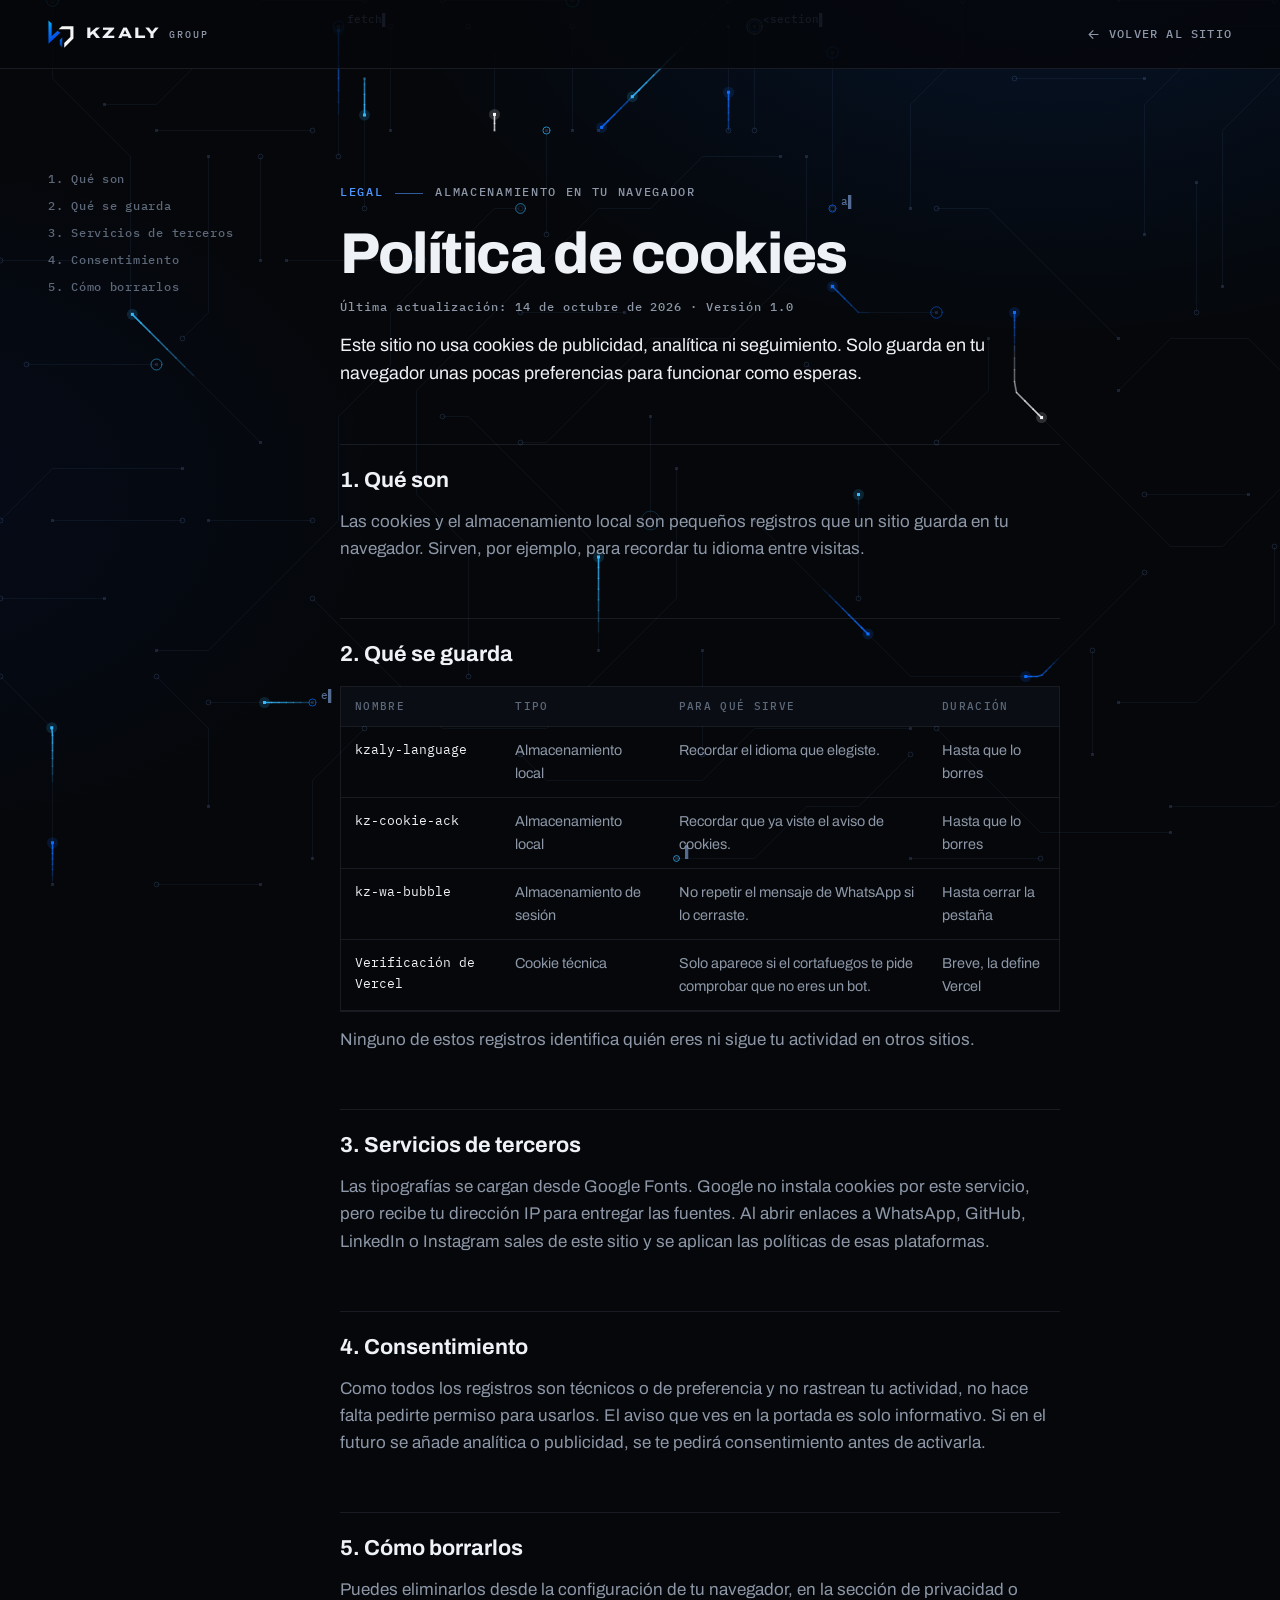
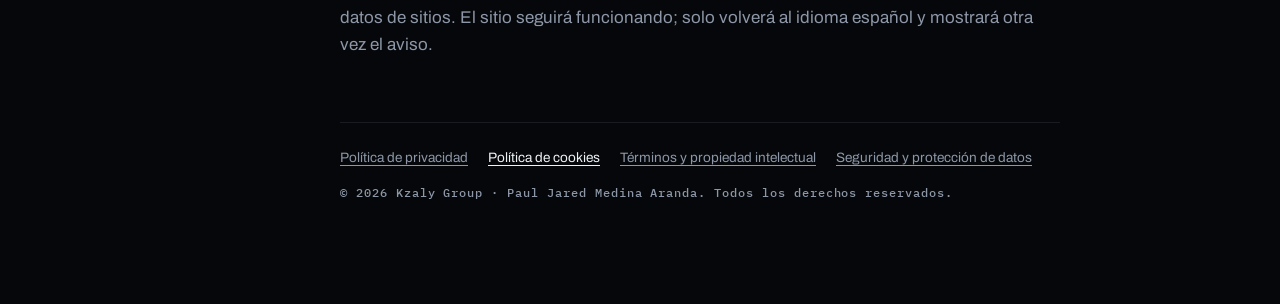
<file: cookies.html>
<!DOCTYPE html>
<html lang="es" class="no-js">
<head>
    <meta charset="UTF-8">
    <meta name="viewport" content="width=device-width, initial-scale=1.0, viewport-fit=cover">
    <title>Política de cookies | Kzaly Group</title>
    <meta name="description" content="El sitio de Kzaly Group no usa cookies de publicidad ni de seguimiento. Detalle de lo que se guarda en tu navegador.">
    <meta name="author" content="Paul Jared Medina Aranda">
    <meta name="copyright" content="© 2026 Kzaly Group · Paul Jared Medina Aranda. Todos los derechos reservados.">
    <meta name="theme-color" content="#05070a">
    <link rel="canonical" href="https://portafolio-paul-medina.vercel.app/cookies">
    <link rel="icon" type="image/svg+xml" href="/assets/logo-kzaly.svg">
    <link rel="icon" type="image/png" sizes="64x64" href="/assets/favicon-64.png">
    <link rel="apple-touch-icon" href="/assets/apple-touch-icon.png">
    <link rel="preconnect" href="https://fonts.googleapis.com">
    <link rel="preconnect" href="https://fonts.gstatic.com" crossorigin>
    <link href="https://fonts.googleapis.com/css2?family=Archivo:wdth,wght@62..125,300..900&family=IBM+Plex+Mono:wght@400;500&display=swap" rel="stylesheet">
    <link rel="stylesheet" href="/css/portfolio.css">
    <script src="/js/boot.js"></script>
</head>
<body>
    <svg class="icon-sprite" aria-hidden="true" focusable="false">
        <symbol id="i-arrow" viewBox="0 0 24 24"><path d="M5 12h13M13 6l6 6-6 6" fill="none" stroke="currentColor" stroke-width="1.8" stroke-linecap="square"/></symbol>
    </svg>
    <a class="skip-link" href="#contenido">Saltar al contenido</a>
    <canvas class="circuit-bg" id="circuit-bg" aria-hidden="true"></canvas>

    <header class="legal-header">
        <div class="wrap header-inner">
            <a class="brand" href="/" aria-label="Kzaly Group, inicio">
                <img class="brand-mark" src="/assets/logo-kzaly.svg" alt="" width="28" height="31">
                <span class="brand-word">KZALY<small>GROUP</small></span>
            </a>
            <a class="legal-back" href="/"><svg class="i" aria-hidden="true"><use href="#i-arrow"/></svg><span>Volver al sitio</span></a>
        </div>
    </header>

    <main class="legal" id="contenido">
        <div class="wrap legal-layout">
            <nav class="legal-toc" aria-label="En esta página">
                <a href="#que-son">1. Qué son</a>
                <a href="#lista">2. Qué se guarda</a>
                <a href="#terceros">3. Servicios de terceros</a>
                <a href="#consentimiento">4. Consentimiento</a>
                <a href="#borrar">5. Cómo borrarlos</a>
            </nav>
            <article class="legal-doc">
                <p class="label"><span class="label-index">LEGAL</span><span>Almacenamiento en tu navegador</span></p>
                <h1>Política de cookies</h1>
                <p class="legal-meta">Última actualización: 14 de octubre de 2026 · Versión 1.0</p>

                <p class="lead">Este sitio no usa cookies de publicidad, analítica ni seguimiento. Solo guarda en tu navegador unas pocas preferencias para funcionar como esperas.</p>

                <h2 id="que-son">1. Qué son</h2>
                <p>Las cookies y el almacenamiento local son pequeños registros que un sitio guarda en tu navegador. Sirven, por ejemplo, para recordar tu idioma entre visitas.</p>

                <h2 id="lista">2. Qué se guarda</h2>
                <div class="legal-table">
                    <table>
                        <thead><tr><th scope="col">Nombre</th><th scope="col">Tipo</th><th scope="col">Para qué sirve</th><th scope="col">Duración</th></tr></thead>
                        <tbody>
                            <tr><td>kzaly-language</td><td>Almacenamiento local</td><td>Recordar el idioma que elegiste.</td><td>Hasta que lo borres</td></tr>
                            <tr><td>kz-cookie-ack</td><td>Almacenamiento local</td><td>Recordar que ya viste el aviso de cookies.</td><td>Hasta que lo borres</td></tr>
                            <tr><td>kz-wa-bubble</td><td>Almacenamiento de sesión</td><td>No repetir el mensaje de WhatsApp si lo cerraste.</td><td>Hasta cerrar la pestaña</td></tr>
                            <tr><td>Verificación de Vercel</td><td>Cookie técnica</td><td>Solo aparece si el cortafuegos te pide comprobar que no eres un bot.</td><td>Breve, la define Vercel</td></tr>
                        </tbody>
                    </table>
                </div>
                <p>Ninguno de estos registros identifica quién eres ni sigue tu actividad en otros sitios.</p>

                <h2 id="terceros">3. Servicios de terceros</h2>
                <p>Las tipografías se cargan desde Google Fonts. Google no instala cookies por este servicio, pero recibe tu dirección IP para entregar las fuentes. Al abrir enlaces a WhatsApp, GitHub, LinkedIn o Instagram sales de este sitio y se aplican las políticas de esas plataformas.</p>

                <h2 id="consentimiento">4. Consentimiento</h2>
                <p>Como todos los registros son técnicos o de preferencia y no rastrean tu actividad, no hace falta pedirte permiso para usarlos. El aviso que ves en la portada es solo informativo. Si en el futuro se añade analítica o publicidad, se te pedirá consentimiento antes de activarla.</p>

                <h2 id="borrar">5. Cómo borrarlos</h2>
                <p>Puedes eliminarlos desde la configuración de tu navegador, en la sección de privacidad o datos de sitios. El sitio seguirá funcionando; solo volverá al idioma español y mostrará otra vez el aviso.</p>
                <nav class="legal-foot" aria-label="Documentos legales">
                    <a href="/privacidad">Política de privacidad</a>
                    <a href="/cookies" aria-current="page">Política de cookies</a>
                    <a href="/terminos">Términos y propiedad intelectual</a>
                    <a href="/seguridad">Seguridad y protección de datos</a>
                </nav>
                <p class="legal-meta">© 2026 Kzaly Group · Paul Jared Medina Aranda. Todos los derechos reservados.</p>
            </article>
        </div>
    </main>
    <script src="/js/circuit.js" defer></script>
</body>
</html>
</file>
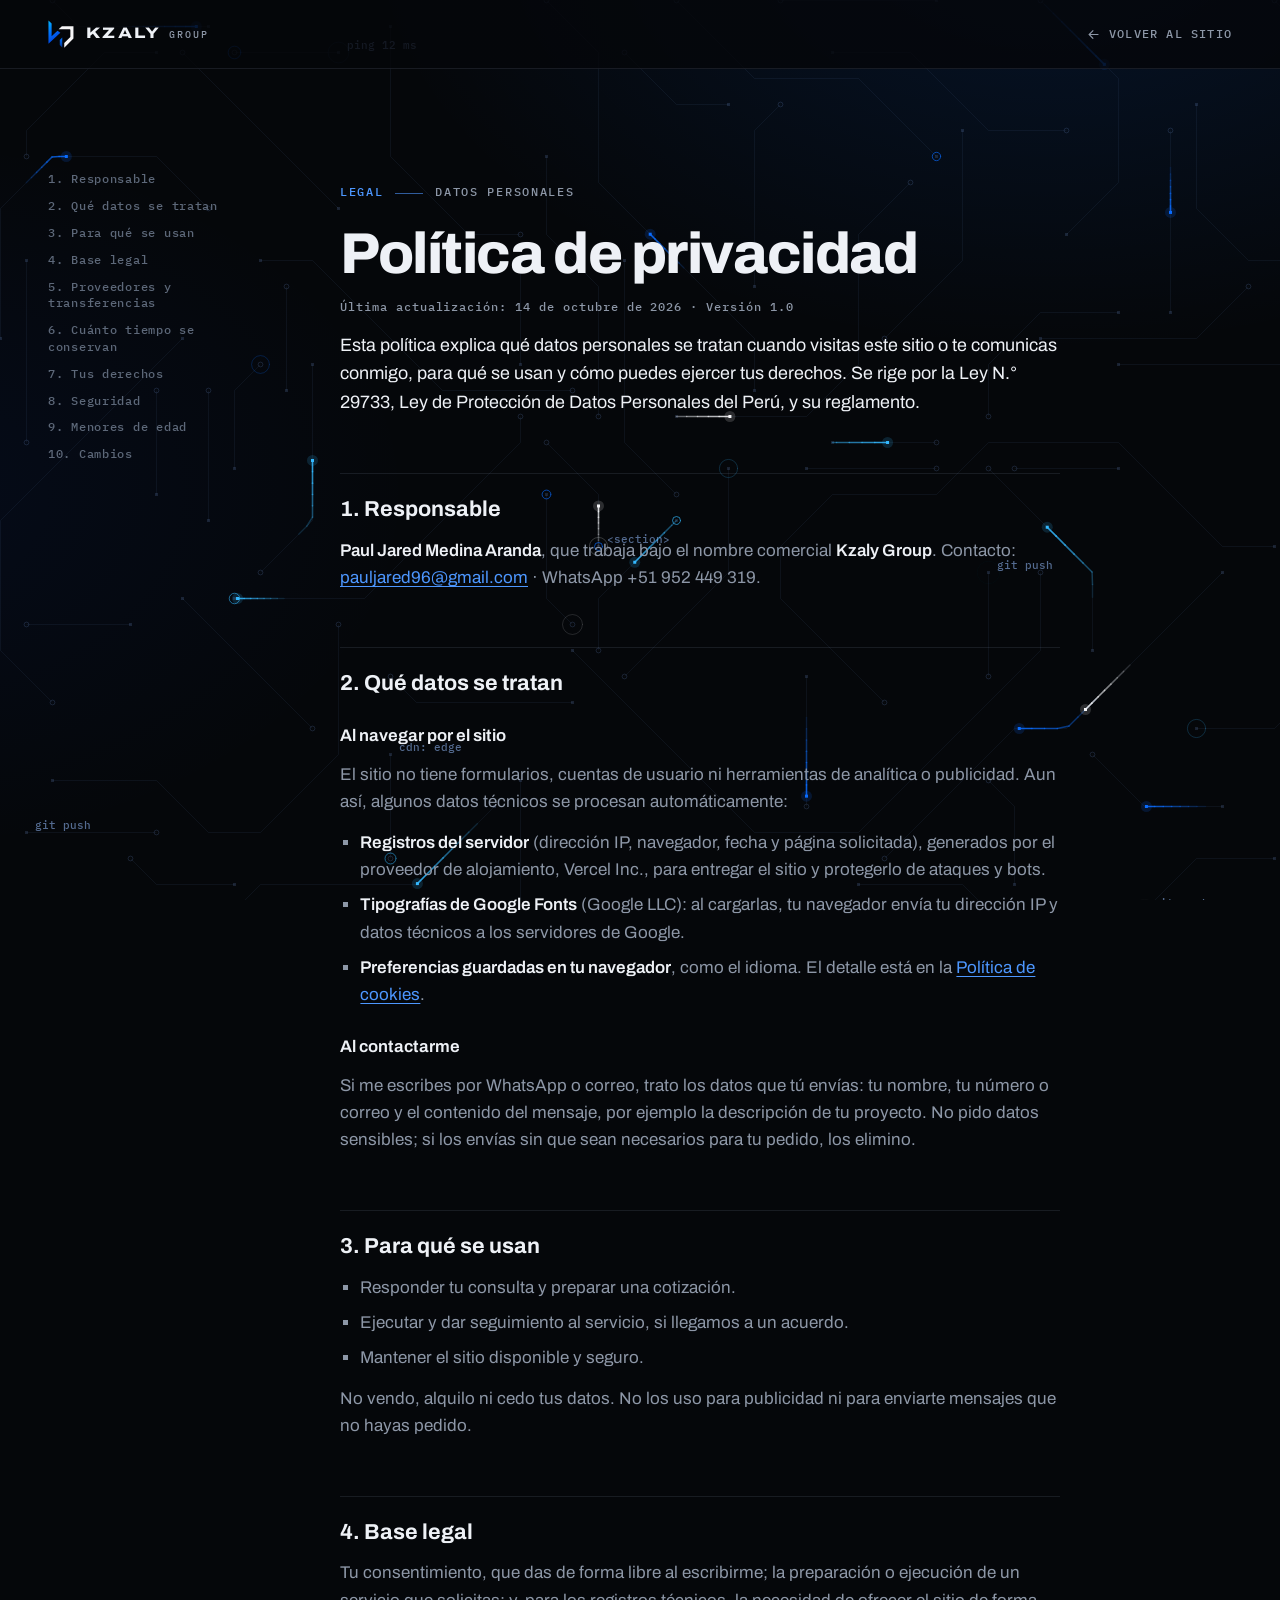
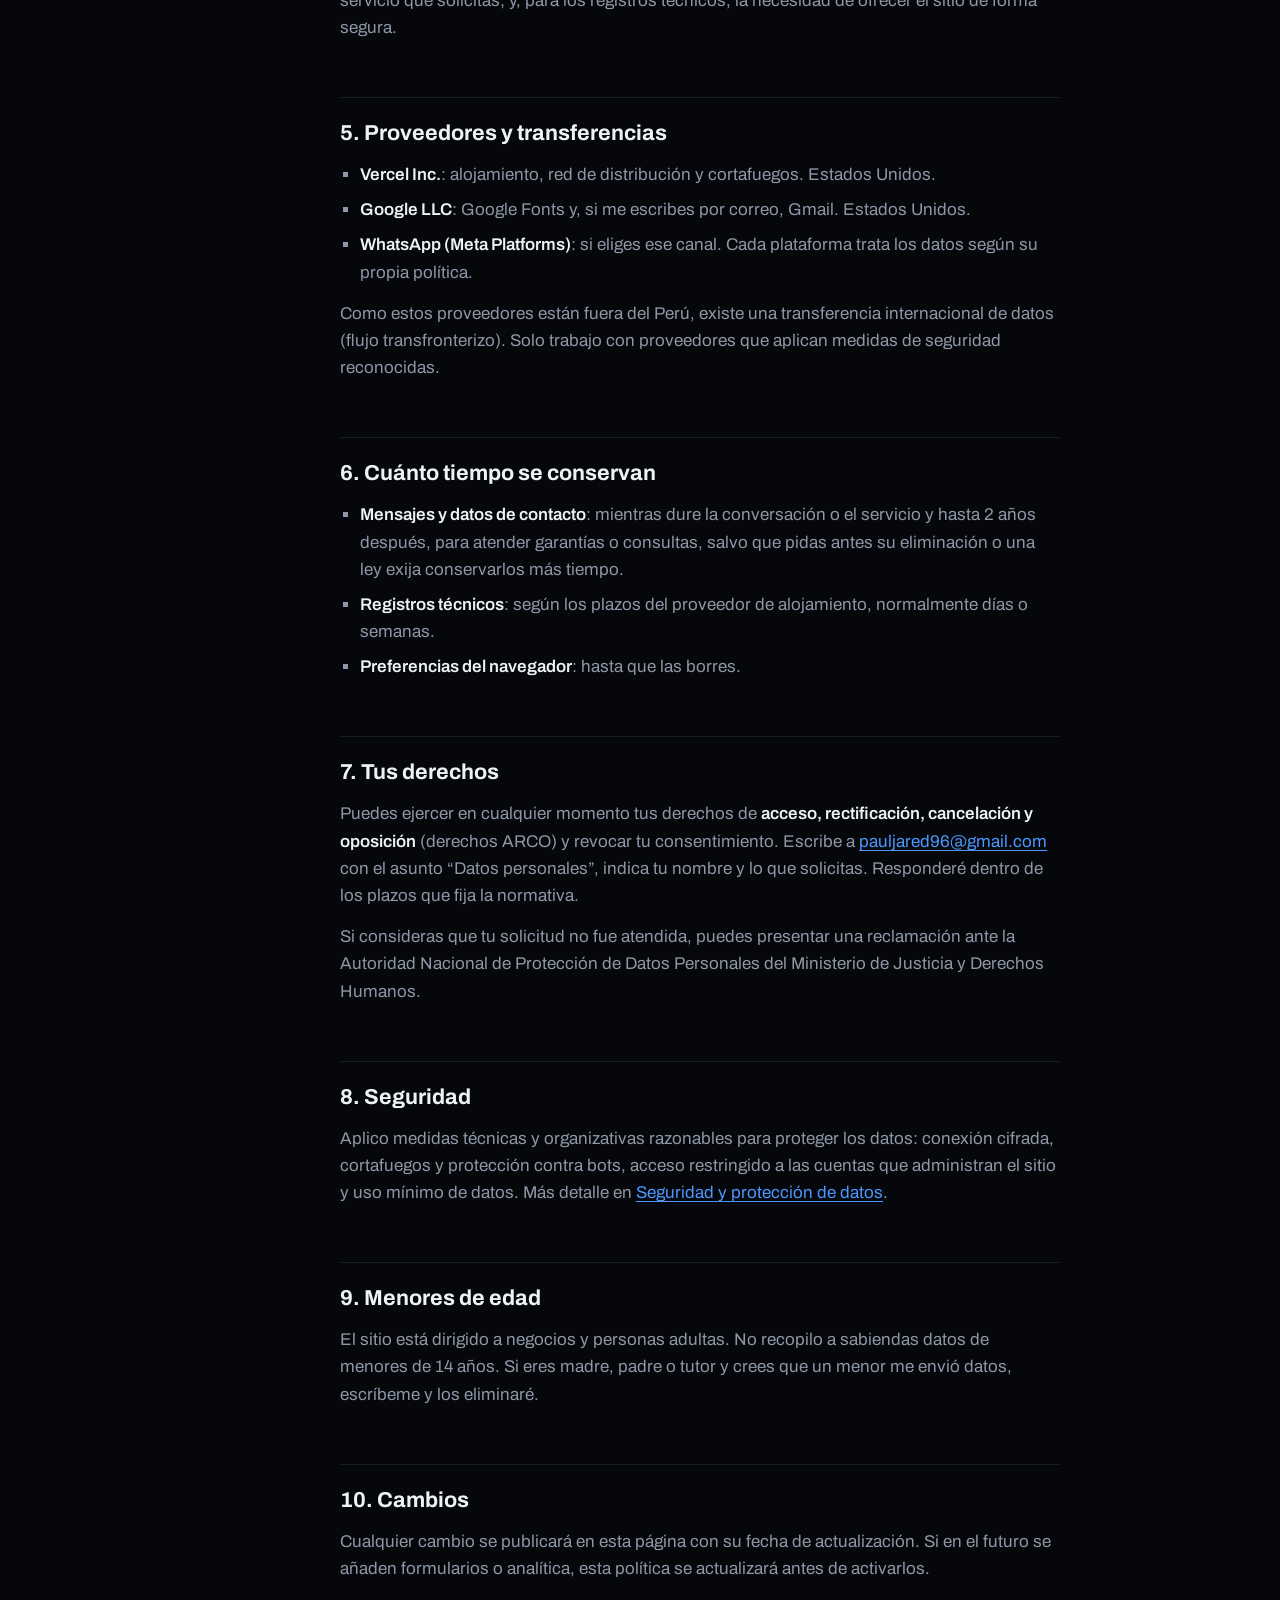
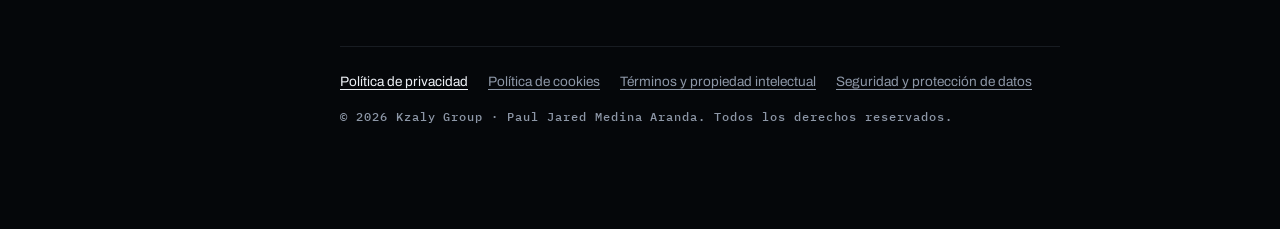
<file: privacidad.html>
<!DOCTYPE html>
<html lang="es" class="no-js">
<head>
    <meta charset="UTF-8">
    <meta name="viewport" content="width=device-width, initial-scale=1.0, viewport-fit=cover">
    <title>Política de privacidad | Kzaly Group</title>
    <meta name="description" content="Qué datos personales se tratan en el sitio de Kzaly Group, para qué se usan y cómo ejercer tus derechos según la Ley N.° 29733.">
    <meta name="author" content="Paul Jared Medina Aranda">
    <meta name="copyright" content="© 2026 Kzaly Group · Paul Jared Medina Aranda. Todos los derechos reservados.">
    <meta name="theme-color" content="#05070a">
    <link rel="canonical" href="https://portafolio-paul-medina.vercel.app/privacidad">
    <link rel="icon" type="image/svg+xml" href="/assets/logo-kzaly.svg">
    <link rel="icon" type="image/png" sizes="64x64" href="/assets/favicon-64.png">
    <link rel="apple-touch-icon" href="/assets/apple-touch-icon.png">
    <link rel="preconnect" href="https://fonts.googleapis.com">
    <link rel="preconnect" href="https://fonts.gstatic.com" crossorigin>
    <link href="https://fonts.googleapis.com/css2?family=Archivo:wdth,wght@62..125,300..900&family=IBM+Plex+Mono:wght@400;500&display=swap" rel="stylesheet">
    <link rel="stylesheet" href="/css/portfolio.css">
    <script src="/js/boot.js"></script>
</head>
<body>
    <svg class="icon-sprite" aria-hidden="true" focusable="false">
        <symbol id="i-arrow" viewBox="0 0 24 24"><path d="M5 12h13M13 6l6 6-6 6" fill="none" stroke="currentColor" stroke-width="1.8" stroke-linecap="square"/></symbol>
    </svg>
    <a class="skip-link" href="#contenido">Saltar al contenido</a>
    <canvas class="circuit-bg" id="circuit-bg" aria-hidden="true"></canvas>

    <header class="legal-header">
        <div class="wrap header-inner">
            <a class="brand" href="/" aria-label="Kzaly Group, inicio">
                <img class="brand-mark" src="/assets/logo-kzaly.svg" alt="" width="28" height="31">
                <span class="brand-word">KZALY<small>GROUP</small></span>
            </a>
            <a class="legal-back" href="/"><svg class="i" aria-hidden="true"><use href="#i-arrow"/></svg><span>Volver al sitio</span></a>
        </div>
    </header>

    <main class="legal" id="contenido">
        <div class="wrap legal-layout">
            <nav class="legal-toc" aria-label="En esta página">
                <a href="#responsable">1. Responsable</a>
                <a href="#datos">2. Qué datos se tratan</a>
                <a href="#finalidad">3. Para qué se usan</a>
                <a href="#base">4. Base legal</a>
                <a href="#terceros">5. Proveedores y transferencias</a>
                <a href="#plazos">6. Cuánto tiempo se conservan</a>
                <a href="#derechos">7. Tus derechos</a>
                <a href="#seguridad">8. Seguridad</a>
                <a href="#menores">9. Menores de edad</a>
                <a href="#cambios">10. Cambios</a>
            </nav>
            <article class="legal-doc">
                <p class="label"><span class="label-index">LEGAL</span><span>Datos personales</span></p>
                <h1>Política de privacidad</h1>
                <p class="legal-meta">Última actualización: 14 de octubre de 2026 · Versión 1.0</p>

                <p class="lead">Esta política explica qué datos personales se tratan cuando visitas este sitio o te comunicas conmigo, para qué se usan y cómo puedes ejercer tus derechos. Se rige por la Ley N.° 29733, Ley de Protección de Datos Personales del Perú, y su reglamento.</p>

                <h2 id="responsable">1. Responsable</h2>
                <p><strong>Paul Jared Medina Aranda</strong>, que trabaja bajo el nombre comercial <strong>Kzaly Group</strong>. Contacto: <a href="mailto:pauljared96@gmail.com">pauljared96@gmail.com</a> · WhatsApp +51 952 449 319.</p>

                <h2 id="datos">2. Qué datos se tratan</h2>
                <h3>Al navegar por el sitio</h3>
                <p>El sitio no tiene formularios, cuentas de usuario ni herramientas de analítica o publicidad. Aun así, algunos datos técnicos se procesan automáticamente:</p>
                <ul>
                    <li><strong>Registros del servidor</strong> (dirección IP, navegador, fecha y página solicitada), generados por el proveedor de alojamiento, Vercel Inc., para entregar el sitio y protegerlo de ataques y bots.</li>
                    <li><strong>Tipografías de Google Fonts</strong> (Google LLC): al cargarlas, tu navegador envía tu dirección IP y datos técnicos a los servidores de Google.</li>
                    <li><strong>Preferencias guardadas en tu navegador</strong>, como el idioma. El detalle está en la <a href="/cookies">Política de cookies</a>.</li>
                </ul>
                <h3>Al contactarme</h3>
                <p>Si me escribes por WhatsApp o correo, trato los datos que tú envías: tu nombre, tu número o correo y el contenido del mensaje, por ejemplo la descripción de tu proyecto. No pido datos sensibles; si los envías sin que sean necesarios para tu pedido, los elimino.</p>

                <h2 id="finalidad">3. Para qué se usan</h2>
                <ul>
                    <li>Responder tu consulta y preparar una cotización.</li>
                    <li>Ejecutar y dar seguimiento al servicio, si llegamos a un acuerdo.</li>
                    <li>Mantener el sitio disponible y seguro.</li>
                </ul>
                <p>No vendo, alquilo ni cedo tus datos. No los uso para publicidad ni para enviarte mensajes que no hayas pedido.</p>

                <h2 id="base">4. Base legal</h2>
                <p>Tu consentimiento, que das de forma libre al escribirme; la preparación o ejecución de un servicio que solicitas; y, para los registros técnicos, la necesidad de ofrecer el sitio de forma segura.</p>

                <h2 id="terceros">5. Proveedores y transferencias</h2>
                <ul>
                    <li><strong>Vercel Inc.</strong>: alojamiento, red de distribución y cortafuegos. Estados Unidos.</li>
                    <li><strong>Google LLC</strong>: Google Fonts y, si me escribes por correo, Gmail. Estados Unidos.</li>
                    <li><strong>WhatsApp (Meta Platforms)</strong>: si eliges ese canal. Cada plataforma trata los datos según su propia política.</li>
                </ul>
                <p>Como estos proveedores están fuera del Perú, existe una transferencia internacional de datos (flujo transfronterizo). Solo trabajo con proveedores que aplican medidas de seguridad reconocidas.</p>

                <h2 id="plazos">6. Cuánto tiempo se conservan</h2>
                <ul>
                    <li><strong>Mensajes y datos de contacto</strong>: mientras dure la conversación o el servicio y hasta 2 años después, para atender garantías o consultas, salvo que pidas antes su eliminación o una ley exija conservarlos más tiempo.</li>
                    <li><strong>Registros técnicos</strong>: según los plazos del proveedor de alojamiento, normalmente días o semanas.</li>
                    <li><strong>Preferencias del navegador</strong>: hasta que las borres.</li>
                </ul>

                <h2 id="derechos">7. Tus derechos</h2>
                <p>Puedes ejercer en cualquier momento tus derechos de <strong>acceso, rectificación, cancelación y oposición</strong> (derechos ARCO) y revocar tu consentimiento. Escribe a <a href="mailto:pauljared96@gmail.com?subject=Datos%20personales">pauljared96@gmail.com</a> con el asunto “Datos personales”, indica tu nombre y lo que solicitas. Responderé dentro de los plazos que fija la normativa.</p>
                <p>Si consideras que tu solicitud no fue atendida, puedes presentar una reclamación ante la Autoridad Nacional de Protección de Datos Personales del Ministerio de Justicia y Derechos Humanos.</p>

                <h2 id="seguridad">8. Seguridad</h2>
                <p>Aplico medidas técnicas y organizativas razonables para proteger los datos: conexión cifrada, cortafuegos y protección contra bots, acceso restringido a las cuentas que administran el sitio y uso mínimo de datos. Más detalle en <a href="/seguridad">Seguridad y protección de datos</a>.</p>

                <h2 id="menores">9. Menores de edad</h2>
                <p>El sitio está dirigido a negocios y personas adultas. No recopilo a sabiendas datos de menores de 14 años. Si eres madre, padre o tutor y crees que un menor me envió datos, escríbeme y los eliminaré.</p>

                <h2 id="cambios">10. Cambios</h2>
                <p>Cualquier cambio se publicará en esta página con su fecha de actualización. Si en el futuro se añaden formularios o analítica, esta política se actualizará antes de activarlos.</p>
                <nav class="legal-foot" aria-label="Documentos legales">
                    <a href="/privacidad" aria-current="page">Política de privacidad</a>
                    <a href="/cookies">Política de cookies</a>
                    <a href="/terminos">Términos y propiedad intelectual</a>
                    <a href="/seguridad">Seguridad y protección de datos</a>
                </nav>
                <p class="legal-meta">© 2026 Kzaly Group · Paul Jared Medina Aranda. Todos los derechos reservados.</p>
            </article>
        </div>
    </main>
    <script src="/js/circuit.js" defer></script>
</body>
</html>
</file>
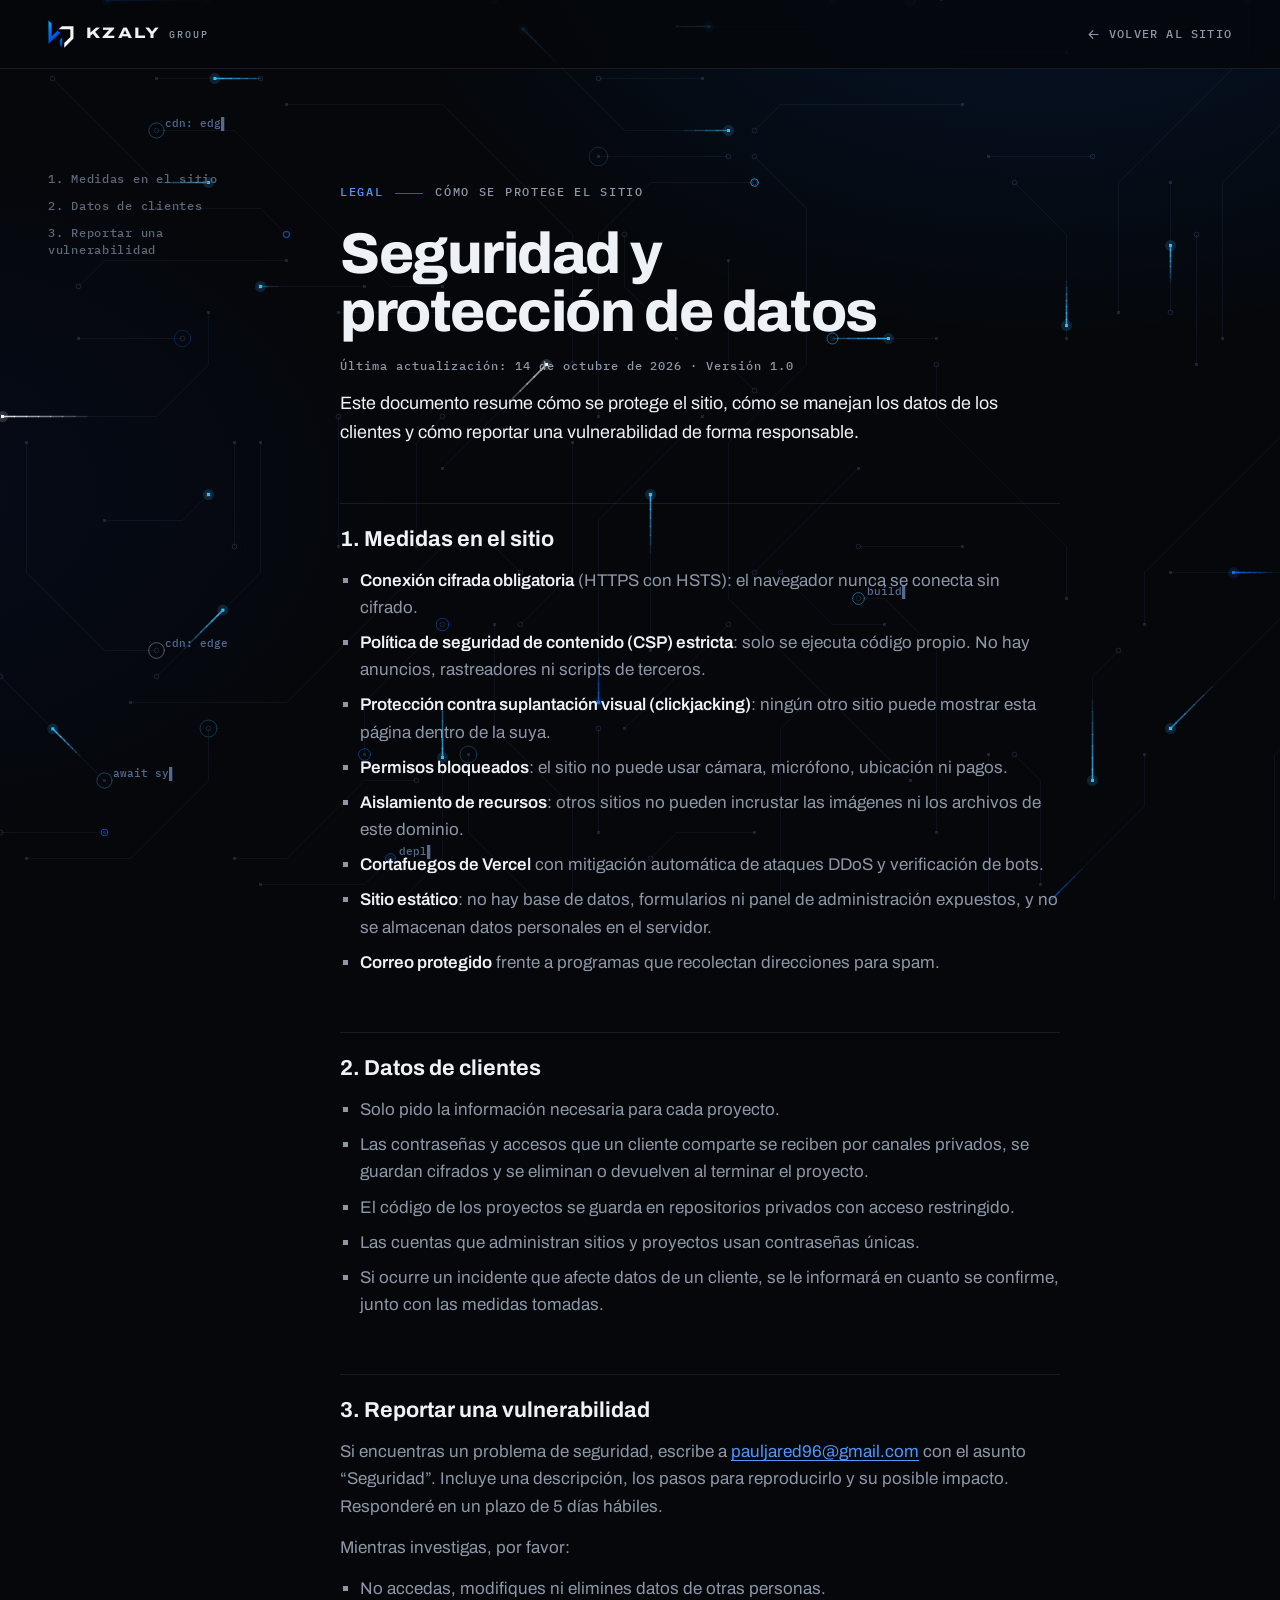
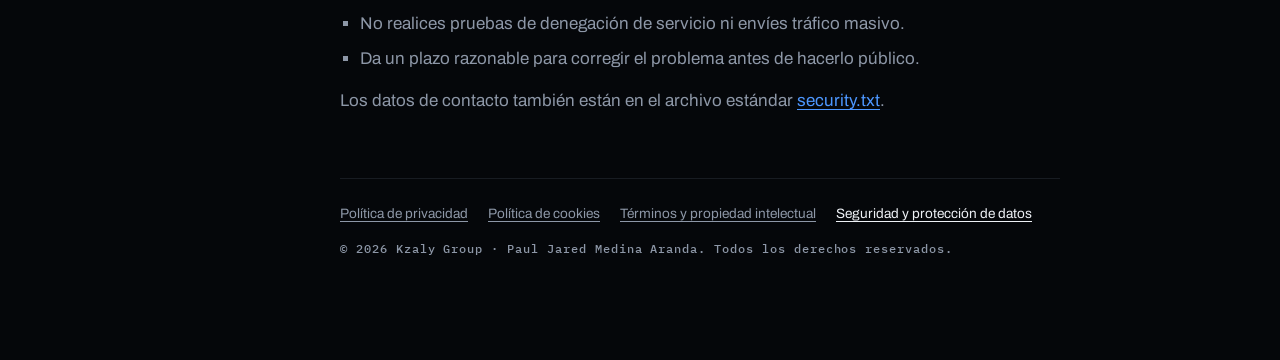
<file: seguridad.html>
<!DOCTYPE html>
<html lang="es" class="no-js">
<head>
    <meta charset="UTF-8">
    <meta name="viewport" content="width=device-width, initial-scale=1.0, viewport-fit=cover">
    <title>Seguridad y protección de datos | Kzaly Group</title>
    <meta name="description" content="Medidas de seguridad del sitio de Kzaly Group, manejo de datos de clientes y cómo reportar una vulnerabilidad.">
    <meta name="author" content="Paul Jared Medina Aranda">
    <meta name="copyright" content="© 2026 Kzaly Group · Paul Jared Medina Aranda. Todos los derechos reservados.">
    <meta name="theme-color" content="#05070a">
    <link rel="canonical" href="https://portafolio-paul-medina.vercel.app/seguridad">
    <link rel="icon" type="image/svg+xml" href="/assets/logo-kzaly.svg">
    <link rel="icon" type="image/png" sizes="64x64" href="/assets/favicon-64.png">
    <link rel="apple-touch-icon" href="/assets/apple-touch-icon.png">
    <link rel="preconnect" href="https://fonts.googleapis.com">
    <link rel="preconnect" href="https://fonts.gstatic.com" crossorigin>
    <link href="https://fonts.googleapis.com/css2?family=Archivo:wdth,wght@62..125,300..900&family=IBM+Plex+Mono:wght@400;500&display=swap" rel="stylesheet">
    <link rel="stylesheet" href="/css/portfolio.css">
    <script src="/js/boot.js"></script>
</head>
<body>
    <svg class="icon-sprite" aria-hidden="true" focusable="false">
        <symbol id="i-arrow" viewBox="0 0 24 24"><path d="M5 12h13M13 6l6 6-6 6" fill="none" stroke="currentColor" stroke-width="1.8" stroke-linecap="square"/></symbol>
    </svg>
    <a class="skip-link" href="#contenido">Saltar al contenido</a>
    <canvas class="circuit-bg" id="circuit-bg" aria-hidden="true"></canvas>

    <header class="legal-header">
        <div class="wrap header-inner">
            <a class="brand" href="/" aria-label="Kzaly Group, inicio">
                <img class="brand-mark" src="/assets/logo-kzaly.svg" alt="" width="28" height="31">
                <span class="brand-word">KZALY<small>GROUP</small></span>
            </a>
            <a class="legal-back" href="/"><svg class="i" aria-hidden="true"><use href="#i-arrow"/></svg><span>Volver al sitio</span></a>
        </div>
    </header>

    <main class="legal" id="contenido">
        <div class="wrap legal-layout">
            <nav class="legal-toc" aria-label="En esta página">
                <a href="#sitio">1. Medidas en el sitio</a>
                <a href="#clientes">2. Datos de clientes</a>
                <a href="#reporte">3. Reportar una vulnerabilidad</a>
            </nav>
            <article class="legal-doc">
                <p class="label"><span class="label-index">LEGAL</span><span>Cómo se protege el sitio</span></p>
                <h1>Seguridad y protección de datos</h1>
                <p class="legal-meta">Última actualización: 14 de octubre de 2026 · Versión 1.0</p>

                <p class="lead">Este documento resume cómo se protege el sitio, cómo se manejan los datos de los clientes y cómo reportar una vulnerabilidad de forma responsable.</p>

                <h2 id="sitio">1. Medidas en el sitio</h2>
                <ul>
                    <li><strong>Conexión cifrada obligatoria</strong> (HTTPS con HSTS): el navegador nunca se conecta sin cifrado.</li>
                    <li><strong>Política de seguridad de contenido (CSP) estricta</strong>: solo se ejecuta código propio. No hay anuncios, rastreadores ni scripts de terceros.</li>
                    <li><strong>Protección contra suplantación visual (clickjacking)</strong>: ningún otro sitio puede mostrar esta página dentro de la suya.</li>
                    <li><strong>Permisos bloqueados</strong>: el sitio no puede usar cámara, micrófono, ubicación ni pagos.</li>
                    <li><strong>Aislamiento de recursos</strong>: otros sitios no pueden incrustar las imágenes ni los archivos de este dominio.</li>
                    <li><strong>Cortafuegos de Vercel</strong> con mitigación automática de ataques DDoS y verificación de bots.</li>
                    <li><strong>Sitio estático</strong>: no hay base de datos, formularios ni panel de administración expuestos, y no se almacenan datos personales en el servidor.</li>
                    <li><strong>Correo protegido</strong> frente a programas que recolectan direcciones para spam.</li>
                </ul>

                <h2 id="clientes">2. Datos de clientes</h2>
                <ul>
                    <li>Solo pido la información necesaria para cada proyecto.</li>
                    <li>Las contraseñas y accesos que un cliente comparte se reciben por canales privados, se guardan cifrados y se eliminan o devuelven al terminar el proyecto.</li>
                    <li>El código de los proyectos se guarda en repositorios privados con acceso restringido.</li>
                    <li>Las cuentas que administran sitios y proyectos usan contraseñas únicas.</li>
                    <li>Si ocurre un incidente que afecte datos de un cliente, se le informará en cuanto se confirme, junto con las medidas tomadas.</li>
                </ul>

                <h2 id="reporte">3. Reportar una vulnerabilidad</h2>
                <p>Si encuentras un problema de seguridad, escribe a <a href="mailto:pauljared96@gmail.com?subject=Seguridad">pauljared96@gmail.com</a> con el asunto “Seguridad”. Incluye una descripción, los pasos para reproducirlo y su posible impacto. Responderé en un plazo de 5 días hábiles.</p>
                <p>Mientras investigas, por favor:</p>
                <ul>
                    <li>No accedas, modifiques ni elimines datos de otras personas.</li>
                    <li>No realices pruebas de denegación de servicio ni envíes tráfico masivo.</li>
                    <li>Da un plazo razonable para corregir el problema antes de hacerlo público.</li>
                </ul>
                <p>Los datos de contacto también están en el archivo estándar <a href="/.well-known/security.txt">security.txt</a>.</p>
                <nav class="legal-foot" aria-label="Documentos legales">
                    <a href="/privacidad">Política de privacidad</a>
                    <a href="/cookies">Política de cookies</a>
                    <a href="/terminos">Términos y propiedad intelectual</a>
                    <a href="/seguridad" aria-current="page">Seguridad y protección de datos</a>
                </nav>
                <p class="legal-meta">© 2026 Kzaly Group · Paul Jared Medina Aranda. Todos los derechos reservados.</p>
            </article>
        </div>
    </main>
    <script src="/js/circuit.js" defer></script>
</body>
</html>
</file>
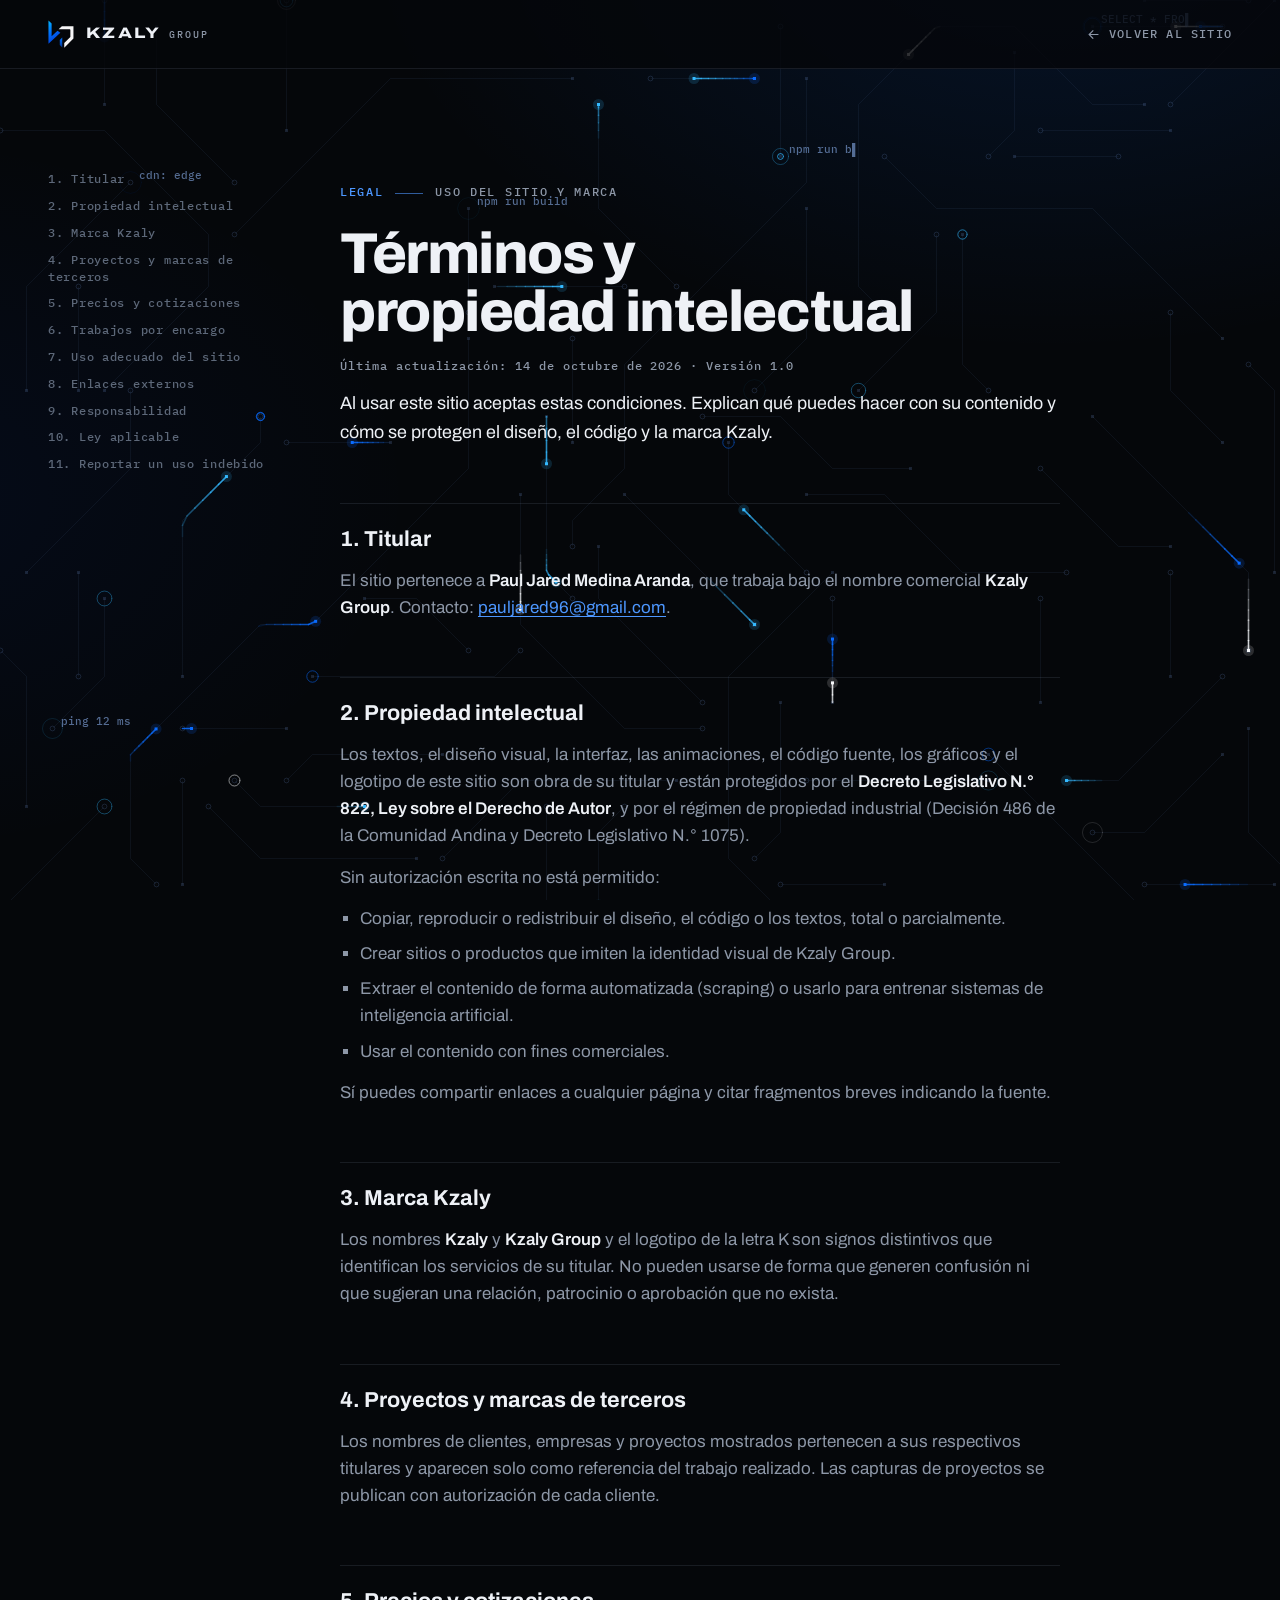
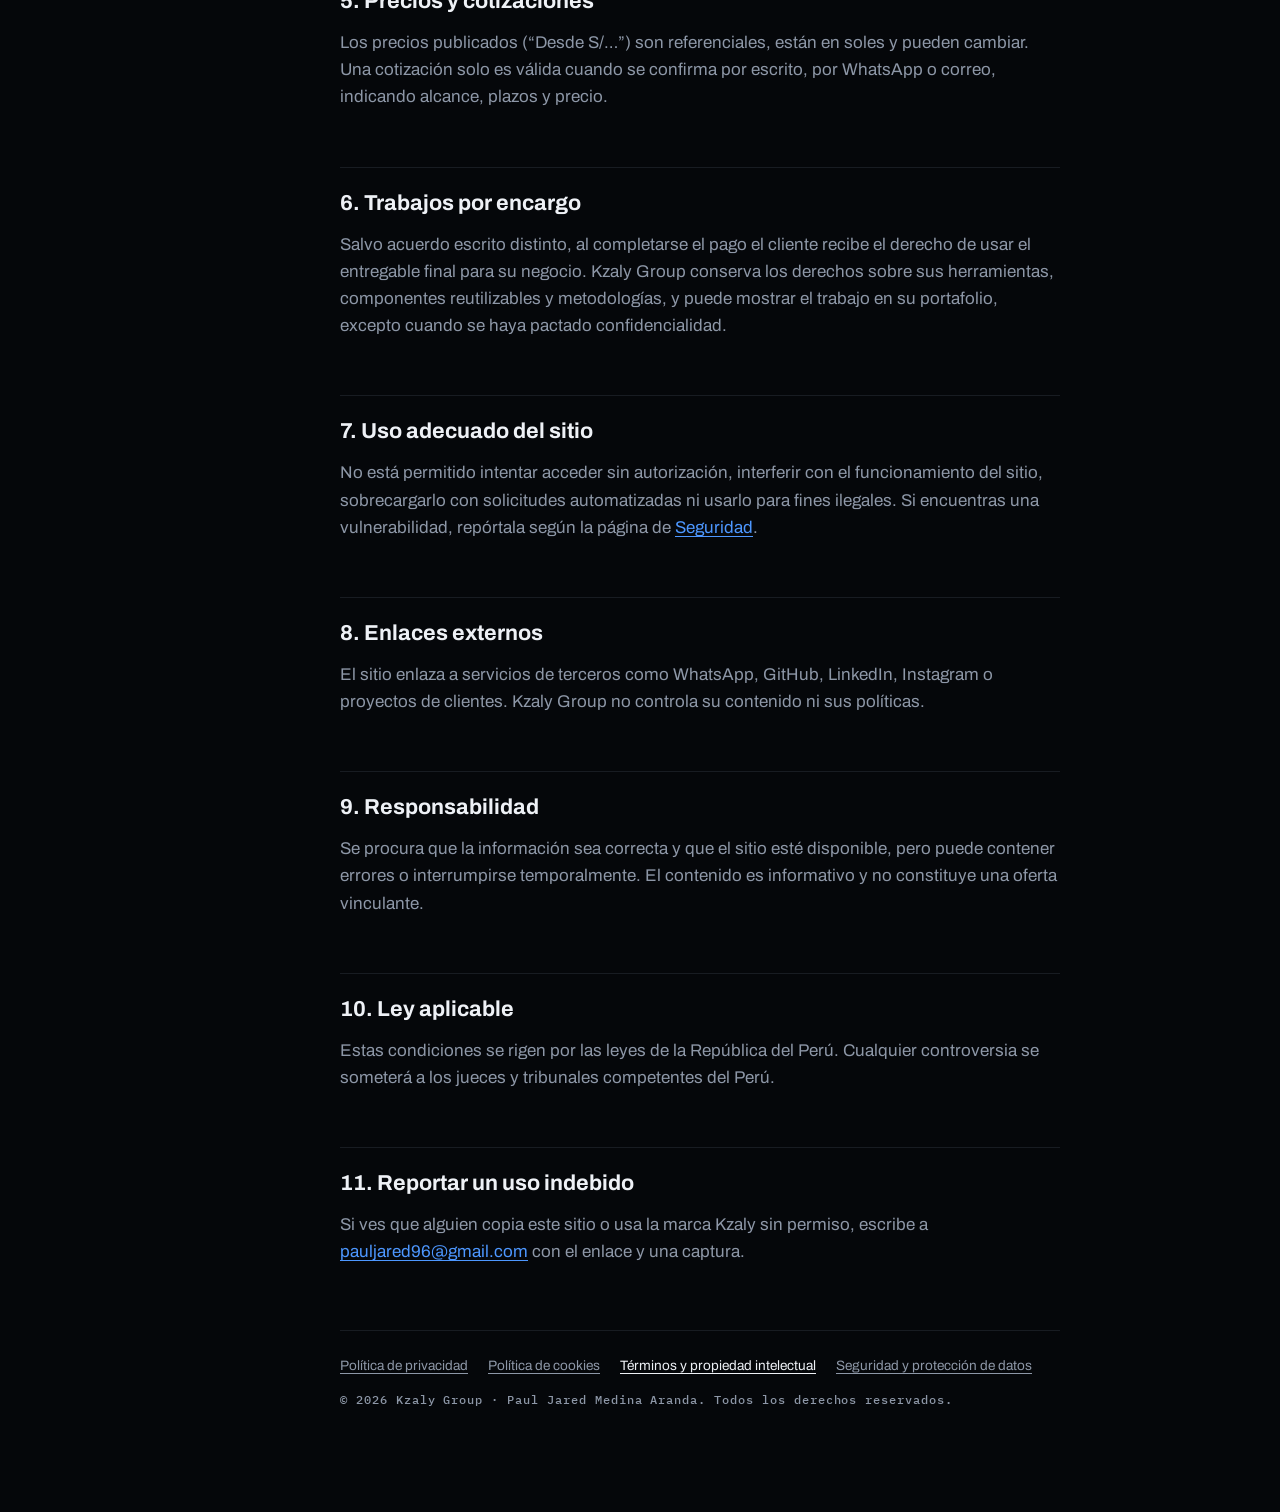
<file: terminos.html>
<!DOCTYPE html>
<html lang="es" class="no-js">
<head>
    <meta charset="UTF-8">
    <meta name="viewport" content="width=device-width, initial-scale=1.0, viewport-fit=cover">
    <title>Términos y propiedad intelectual | Kzaly Group</title>
    <meta name="description" content="Condiciones de uso del sitio de Kzaly Group y protección de su contenido, diseño, código y marca.">
    <meta name="author" content="Paul Jared Medina Aranda">
    <meta name="copyright" content="© 2026 Kzaly Group · Paul Jared Medina Aranda. Todos los derechos reservados.">
    <meta name="theme-color" content="#05070a">
    <link rel="canonical" href="https://portafolio-paul-medina.vercel.app/terminos">
    <link rel="icon" type="image/svg+xml" href="/assets/logo-kzaly.svg">
    <link rel="icon" type="image/png" sizes="64x64" href="/assets/favicon-64.png">
    <link rel="apple-touch-icon" href="/assets/apple-touch-icon.png">
    <link rel="preconnect" href="https://fonts.googleapis.com">
    <link rel="preconnect" href="https://fonts.gstatic.com" crossorigin>
    <link href="https://fonts.googleapis.com/css2?family=Archivo:wdth,wght@62..125,300..900&family=IBM+Plex+Mono:wght@400;500&display=swap" rel="stylesheet">
    <link rel="stylesheet" href="/css/portfolio.css">
    <script src="/js/boot.js"></script>
</head>
<body>
    <svg class="icon-sprite" aria-hidden="true" focusable="false">
        <symbol id="i-arrow" viewBox="0 0 24 24"><path d="M5 12h13M13 6l6 6-6 6" fill="none" stroke="currentColor" stroke-width="1.8" stroke-linecap="square"/></symbol>
    </svg>
    <a class="skip-link" href="#contenido">Saltar al contenido</a>
    <canvas class="circuit-bg" id="circuit-bg" aria-hidden="true"></canvas>

    <header class="legal-header">
        <div class="wrap header-inner">
            <a class="brand" href="/" aria-label="Kzaly Group, inicio">
                <img class="brand-mark" src="/assets/logo-kzaly.svg" alt="" width="28" height="31">
                <span class="brand-word">KZALY<small>GROUP</small></span>
            </a>
            <a class="legal-back" href="/"><svg class="i" aria-hidden="true"><use href="#i-arrow"/></svg><span>Volver al sitio</span></a>
        </div>
    </header>

    <main class="legal" id="contenido">
        <div class="wrap legal-layout">
            <nav class="legal-toc" aria-label="En esta página">
                <a href="#titular">1. Titular</a>
                <a href="#propiedad">2. Propiedad intelectual</a>
                <a href="#marca">3. Marca Kzaly</a>
                <a href="#clientes">4. Proyectos y marcas de terceros</a>
                <a href="#precios">5. Precios y cotizaciones</a>
                <a href="#entregables">6. Trabajos por encargo</a>
                <a href="#uso">7. Uso adecuado del sitio</a>
                <a href="#enlaces">8. Enlaces externos</a>
                <a href="#responsabilidad">9. Responsabilidad</a>
                <a href="#ley">10. Ley aplicable</a>
                <a href="#infracciones">11. Reportar un uso indebido</a>
            </nav>
            <article class="legal-doc">
                <p class="label"><span class="label-index">LEGAL</span><span>Uso del sitio y marca</span></p>
                <h1>Términos y propiedad intelectual</h1>
                <p class="legal-meta">Última actualización: 14 de octubre de 2026 · Versión 1.0</p>

                <p class="lead">Al usar este sitio aceptas estas condiciones. Explican qué puedes hacer con su contenido y cómo se protegen el diseño, el código y la marca Kzaly.</p>

                <h2 id="titular">1. Titular</h2>
                <p>El sitio pertenece a <strong>Paul Jared Medina Aranda</strong>, que trabaja bajo el nombre comercial <strong>Kzaly Group</strong>. Contacto: <a href="mailto:pauljared96@gmail.com">pauljared96@gmail.com</a>.</p>

                <h2 id="propiedad">2. Propiedad intelectual</h2>
                <p>Los textos, el diseño visual, la interfaz, las animaciones, el código fuente, los gráficos y el logotipo de este sitio son obra de su titular y están protegidos por el <strong>Decreto Legislativo N.° 822, Ley sobre el Derecho de Autor</strong>, y por el régimen de propiedad industrial (Decisión 486 de la Comunidad Andina y Decreto Legislativo N.° 1075).</p>
                <p>Sin autorización escrita no está permitido:</p>
                <ul>
                    <li>Copiar, reproducir o redistribuir el diseño, el código o los textos, total o parcialmente.</li>
                    <li>Crear sitios o productos que imiten la identidad visual de Kzaly Group.</li>
                    <li>Extraer el contenido de forma automatizada (scraping) o usarlo para entrenar sistemas de inteligencia artificial.</li>
                    <li>Usar el contenido con fines comerciales.</li>
                </ul>
                <p>Sí puedes compartir enlaces a cualquier página y citar fragmentos breves indicando la fuente.</p>

                <h2 id="marca">3. Marca Kzaly</h2>
                <p>Los nombres <strong>Kzaly</strong> y <strong>Kzaly Group</strong> y el logotipo de la letra K son signos distintivos que identifican los servicios de su titular. No pueden usarse de forma que generen confusión ni que sugieran una relación, patrocinio o aprobación que no exista.</p>

                <h2 id="clientes">4. Proyectos y marcas de terceros</h2>
                <p>Los nombres de clientes, empresas y proyectos mostrados pertenecen a sus respectivos titulares y aparecen solo como referencia del trabajo realizado. Las capturas de proyectos se publican con autorización de cada cliente.</p>

                <h2 id="precios">5. Precios y cotizaciones</h2>
                <p>Los precios publicados (“Desde S/…”) son referenciales, están en soles y pueden cambiar. Una cotización solo es válida cuando se confirma por escrito, por WhatsApp o correo, indicando alcance, plazos y precio.</p>

                <h2 id="entregables">6. Trabajos por encargo</h2>
                <p>Salvo acuerdo escrito distinto, al completarse el pago el cliente recibe el derecho de usar el entregable final para su negocio. Kzaly Group conserva los derechos sobre sus herramientas, componentes reutilizables y metodologías, y puede mostrar el trabajo en su portafolio, excepto cuando se haya pactado confidencialidad.</p>

                <h2 id="uso">7. Uso adecuado del sitio</h2>
                <p>No está permitido intentar acceder sin autorización, interferir con el funcionamiento del sitio, sobrecargarlo con solicitudes automatizadas ni usarlo para fines ilegales. Si encuentras una vulnerabilidad, repórtala según la página de <a href="/seguridad">Seguridad</a>.</p>

                <h2 id="enlaces">8. Enlaces externos</h2>
                <p>El sitio enlaza a servicios de terceros como WhatsApp, GitHub, LinkedIn, Instagram o proyectos de clientes. Kzaly Group no controla su contenido ni sus políticas.</p>

                <h2 id="responsabilidad">9. Responsabilidad</h2>
                <p>Se procura que la información sea correcta y que el sitio esté disponible, pero puede contener errores o interrumpirse temporalmente. El contenido es informativo y no constituye una oferta vinculante.</p>

                <h2 id="ley">10. Ley aplicable</h2>
                <p>Estas condiciones se rigen por las leyes de la República del Perú. Cualquier controversia se someterá a los jueces y tribunales competentes del Perú.</p>

                <h2 id="infracciones">11. Reportar un uso indebido</h2>
                <p>Si ves que alguien copia este sitio o usa la marca Kzaly sin permiso, escribe a <a href="mailto:pauljared96@gmail.com?subject=Uso%20indebido%20de%20marca">pauljared96@gmail.com</a> con el enlace y una captura.</p>
                <nav class="legal-foot" aria-label="Documentos legales">
                    <a href="/privacidad">Política de privacidad</a>
                    <a href="/cookies">Política de cookies</a>
                    <a href="/terminos" aria-current="page">Términos y propiedad intelectual</a>
                    <a href="/seguridad">Seguridad y protección de datos</a>
                </nav>
                <p class="legal-meta">© 2026 Kzaly Group · Paul Jared Medina Aranda. Todos los derechos reservados.</p>
            </article>
        </div>
    </main>
    <script src="/js/circuit.js" defer></script>
</body>
</html>
</file>
<file: css/portfolio.css>
/* ==========================================================================
   Kzaly Group — v3
   Layout: 12-column editorial grid, hard edges, blue-black ground with one
   paper-white section for contrast. Colour comes only from the logo:
   blue, black, white and their tints. No decorative gradients.
   ========================================================================== */

:root {
    --ink: #05070a;
    --ink-2: #0a0e14;
    --ink-3: #10161f;
    --line: rgba(196, 214, 255, 0.1);
    --line-strong: rgba(196, 214, 255, 0.22);
    --fg: #eef1f6;
    --muted: #8d97a7;
    --dim: #5d6879;

    --blue: #0a6cff;
    --blue-text: #4d97ff;
    --blue-deep: #003fd9;
    --cyan: #34b9ff;

    --paper: #eceff3;
    --paper-ink: #070a0f;
    --paper-muted: #536073;
    --paper-line: rgba(7, 10, 15, 0.12);

    --display: "Archivo", "Arial Narrow", "Helvetica Neue", Arial, sans-serif;
    --body: "Archivo", system-ui, -apple-system, "Segoe UI", Roboto, sans-serif;
    --mono: "IBM Plex Mono", ui-monospace, "Cascadia Mono", Consolas, monospace;

    --ease: cubic-bezier(0.16, 1, 0.3, 1);
    --ease-io: cubic-bezier(0.65, 0, 0.35, 1);

    --gutter: clamp(16px, 4vw, 48px);
    --max: 1320px;
    --header-h: 68px;

    color-scheme: dark;
}

/* ---------- Base ---------- */
*,
*::before,
*::after { box-sizing: border-box; }

html {
    -webkit-text-size-adjust: 100%;
    scroll-behavior: smooth;
    scroll-padding-top: calc(var(--header-h) + 12px);
}

body {
    margin: 0;
    background:
        radial-gradient(1100px 680px at 82% -8%, rgba(10, 108, 255, 0.13), transparent 62%),
        radial-gradient(900px 600px at -10% 55%, rgba(0, 63, 217, 0.08), transparent 60%),
        var(--ink);
    background-attachment: fixed;
    color: var(--fg);
    font-family: var(--body);
    font-size: 1.0625rem;
    line-height: 1.6;
    font-stretch: 100%;
    -webkit-font-smoothing: antialiased;
    -moz-osx-font-smoothing: grayscale;
    text-rendering: optimizeLegibility;
    overflow-x: clip;
}

body.no-scroll { overflow: hidden; }

img, svg { display: block; max-width: 100%; }

.circuit-bg {
    position: fixed; inset: 0; z-index: -1;
    width: 100%; height: 100%;
    pointer-events: none;
}
a { color: inherit; text-decoration: none; }
button { font: inherit; color: inherit; background: none; border: 0; padding: 0; cursor: pointer; }
h1, h2, h3, p, ol, ul, dl, dd { margin: 0; }
ol, ul { padding: 0; list-style: none; }
[hidden] { display: none !important; }

::selection { background: var(--blue); color: #fff; }

:focus-visible {
    outline: 2px solid var(--cyan);
    outline-offset: 3px;
}

.wrap {
    width: 100%;
    max-width: calc(var(--max) + var(--gutter) * 2);
    margin-inline: auto;
    padding-inline: var(--gutter);
}

.i { width: 18px; height: 18px; flex: none; }

.icon-sprite { position: absolute; width: 0; height: 0; overflow: hidden; }

.sr-only {
    position: absolute; width: 1px; height: 1px; padding: 0; margin: -1px;
    overflow: hidden; clip: rect(0, 0, 0, 0); white-space: nowrap; border: 0;
}

.skip-link {
    position: fixed; left: 16px; top: 12px; z-index: 200;
    padding: 10px 16px; background: var(--fg); color: var(--ink);
    font: 600 14px/1 var(--body);
    transform: translateY(-160%);
    transition: transform 0.3s var(--ease);
}
.skip-link:focus { transform: none; }

.mono { font-family: var(--mono); }

/* ---------- Labels ---------- */
.label {
    display: inline-flex;
    align-items: center;
    gap: 12px;
    font: 500 0.75rem/1.2 var(--mono);
    letter-spacing: 0.14em;
    text-transform: uppercase;
    color: var(--muted);
}
.label-index { color: var(--blue-text); }
.label-index::after {
    content: "";
    display: inline-block;
    width: 28px; height: 1px;
    margin-left: 12px;
    vertical-align: middle;
    background: currentColor;
    opacity: 0.6;
}
.label-dot {
    width: 7px; height: 7px;
    background: var(--blue);
    animation: blink 2.4s steps(1) infinite;
}

/* ---------- Buttons ---------- */
.btn {
    --tx: 0px; --ty: 0px;
    position: relative;
    display: inline-flex;
    align-items: center;
    justify-content: center;
    gap: 10px;
    min-height: 52px;
    padding: 0 22px;
    border: 1px solid transparent;
    font: 650 0.8125rem/1 var(--body);
    letter-spacing: 0.08em;
    text-transform: uppercase;
    isolation: isolate;
    overflow: hidden;
    transform: translate3d(var(--tx), var(--ty), 0);
    transition: transform 0.5s var(--ease), color 0.35s var(--ease), border-color 0.35s var(--ease), background-color 0.35s var(--ease);
}
.btn::before {
    content: "";
    position: absolute; inset: 0; z-index: -1;
    transform: scaleX(0);
    transform-origin: right;
    transition: transform 0.55s var(--ease);
}
.btn:hover::before,
.btn:focus-visible::before { transform: scaleX(1); transform-origin: left; }
.btn .i { transition: transform 0.45s var(--ease); }
.btn:hover .i:last-child { transform: translateX(4px); }

.btn-solid { background: var(--fg); color: var(--ink); }
.btn-solid::before { background: var(--blue); }
.btn-solid:hover, .btn-solid:focus-visible { color: #fff; }

.btn-line { border-color: var(--line-strong); color: var(--fg); }
.btn-line::before { background: var(--fg); }
.btn-line:hover, .btn-line:focus-visible { color: var(--ink); border-color: var(--fg); }

.btn-invert { background: #fff; color: var(--ink); }
.btn-invert::before { background: var(--ink); }
.btn-invert:hover, .btn-invert:focus-visible { color: #fff; }

.btn-ghost { border-color: rgba(255, 255, 255, 0.45); color: #fff; }
.btn-ghost::before { background: #fff; }
.btn-ghost:hover, .btn-ghost:focus-visible { color: var(--blue-deep); border-color: #fff; }

/* ---------- Scroll progress ---------- */
.scroll-progress {
    position: fixed; inset: 0 0 auto; z-index: 120;
    height: 2px;
    pointer-events: none;
}
.scroll-progress span {
    display: block; height: 100%;
    background: var(--blue);
    transform: scaleX(var(--p, 0));
    transform-origin: left;
}

/* ---------- Header ---------- */
.site-header {
    position: fixed; inset: 0 0 auto; z-index: 100;
    padding-top: env(safe-area-inset-top, 0px);
    border-bottom: 1px solid transparent;
    transition: transform 0.55s var(--ease), background-color 0.4s var(--ease), border-color 0.4s var(--ease);
}
.site-header.is-scrolled {
    background: rgba(5, 7, 10, 0.82);
    border-bottom-color: var(--line);
    -webkit-backdrop-filter: blur(14px) saturate(140%);
    backdrop-filter: blur(14px) saturate(140%);
}
.site-header.is-hidden { transform: translateY(-100%); }

.header-inner {
    display: flex;
    align-items: center;
    justify-content: space-between;
    gap: 24px;
    height: var(--header-h);
}

.brand { display: inline-flex; align-items: center; gap: 12px; }
.brand-mark { width: 26px; height: auto; transition: transform 0.6s var(--ease); }
.brand:hover .brand-mark { transform: rotate(-8deg) scale(1.06); }
.brand-word {
    display: inline-flex; align-items: baseline; gap: 8px;
    font: 800 0.95rem/1 var(--display);
    font-stretch: 125%;
    letter-spacing: 0.16em;
}
.brand-word small {
    font: 500 0.625rem/1 var(--mono);
    letter-spacing: 0.2em;
    color: var(--muted);
}

.desktop-nav { display: none; gap: 32px; }
.desktop-nav a {
    position: relative;
    padding-block: 6px;
    font: 600 0.78rem/1 var(--body);
    letter-spacing: 0.1em;
    text-transform: uppercase;
    color: var(--muted);
    transition: color 0.3s var(--ease);
}
.desktop-nav a::after {
    content: "";
    position: absolute; left: 0; right: 0; bottom: 0;
    height: 1px; background: var(--blue);
    transform: scaleX(0); transform-origin: right;
    transition: transform 0.5s var(--ease);
}
.desktop-nav a:hover,
.desktop-nav a.is-current { color: var(--fg); }
.desktop-nav a:hover::after,
.desktop-nav a.is-current::after { transform: scaleX(1); transform-origin: left; }

.header-actions { display: flex; align-items: center; gap: 10px; }

.header-cta {
    display: none;
    align-items: center; gap: 8px;
    height: 40px; padding: 0 16px;
    background: var(--fg); color: var(--ink);
    font: 700 0.72rem/1 var(--body);
    letter-spacing: 0.1em; text-transform: uppercase;
    transition: background-color 0.35s var(--ease), color 0.35s var(--ease);
}
.header-cta .i { width: 15px; height: 15px; transition: transform 0.4s var(--ease); }
.header-cta:hover { background: var(--blue); color: #fff; }
.header-cta:hover .i { transform: translateX(3px); }

/* Language switcher */
.language-switcher { position: relative; }
.language-trigger {
    display: inline-flex; align-items: center; gap: 8px;
    height: 40px; padding: 0 12px;
    border: 1px solid var(--line);
    font: 500 0.75rem/1 var(--mono);
    letter-spacing: 0.08em;
    transition: border-color 0.3s var(--ease);
}
.language-trigger:hover { border-color: var(--line-strong); }
.language-trigger img { width: 18px; height: auto; }
.language-trigger .i { width: 14px; height: 14px; transition: transform 0.35s var(--ease); }
.language-switcher.open .language-trigger .i { transform: rotate(180deg); }
.language-menu {
    position: absolute; right: 0; top: calc(100% + 8px);
    min-width: 200px;
    padding: 6px;
    background: var(--ink-2);
    border: 1px solid var(--line-strong);
    box-shadow: 0 24px 60px rgba(0, 0, 0, 0.5);
    animation: drop-in 0.35s var(--ease);
}
.language-menu button {
    display: grid; grid-template-columns: 20px 1fr auto; align-items: center; gap: 10px;
    width: 100%; padding: 10px;
    font-size: 0.9rem; text-align: left;
    transition: background-color 0.2s;
}
.language-menu button img { width: 20px; height: auto; }
.language-menu button small { font: 500 0.7rem/1 var(--mono); color: var(--muted); }
.language-menu button:hover,
.language-menu button:focus-visible { background: var(--ink-3); }
.language-menu button[aria-selected="true"] small { color: var(--blue-text); }

/* Menu button */
.menu-button {
    display: grid; place-content: center; gap: 6px;
    width: 40px; height: 40px;
    border: 1px solid var(--line);
}
.menu-button span {
    display: block; width: 18px; height: 1.5px; background: var(--fg);
    transition: transform 0.45s var(--ease);
}
.menu-button.active span:first-child { transform: translateY(3.75px) rotate(45deg); }
.menu-button.active span:last-child { transform: translateY(-3.75px) rotate(-45deg); }

.mobile-nav {
    position: fixed;
    inset: calc(var(--header-h) + env(safe-area-inset-top, 0px)) 0 0;
    display: flex; flex-direction: column;
    padding: 24px var(--gutter);
    background: var(--ink);
    border-top: 1px solid var(--line);
}
.mobile-nav a {
    padding-block: 14px;
    border-bottom: 1px solid var(--line);
    font: 750 clamp(1.8rem, 8vw, 2.6rem)/1.1 var(--display);
    font-stretch: 105%;
    letter-spacing: -0.01em;
    animation: rise 0.6s var(--ease) both;
}
.mobile-nav a:nth-child(2) { animation-delay: 0.04s; }
.mobile-nav a:nth-child(3) { animation-delay: 0.08s; }
.mobile-nav a:nth-child(4) { animation-delay: 0.12s; }
.mobile-nav a:nth-child(5) { animation-delay: 0.16s; color: var(--blue-text); }

@media (min-width: 640px) {
    .header-cta { display: inline-flex; }
}
@media (min-width: 1000px) {
    .desktop-nav { display: flex; }
    .menu-button, .mobile-nav { display: none !important; }
}

/* ---------- Hero ---------- */
.hero {
    position: relative;
    padding-top: calc(var(--header-h) + clamp(48px, 9vh, 112px));
    padding-bottom: clamp(28px, 4vh, 40px);
    overflow: hidden;
    isolation: isolate;
}

.hero-grid {
    display: grid;
    grid-template-columns: minmax(0, 1fr);
    gap: clamp(40px, 6vw, 72px);
    align-items: center;
}

.hero-label { margin-bottom: 28px; color: var(--fg); }

.hero-title {
    font-family: var(--display);
    font-weight: 780;
    font-stretch: 96%;
    font-size: clamp(2.35rem, 1rem + 4.4vw, 4.75rem);
    line-height: 0.98;
    letter-spacing: -0.025em;
}
.hero-title .line { display: block; overflow: hidden; padding-bottom: 0.06em; }
.hero-title .line > span { display: inline; }
.typewriter-line {
    min-height: var(--tw-h, calc(2 * 0.98em + 0.06em));
    color: var(--blue-text);
}
.typewriter-line i {
    display: inline-block;
    width: 0.09em; height: 0.82em;
    margin-left: 0.06em;
    vertical-align: -0.06em;
    background: var(--cyan);
    animation: blink 1s steps(1) infinite;
}

.hero-lead {
    max-width: 50ch;
    margin-top: 28px;
    color: var(--muted);
    font-size: clamp(1.02rem, 0.95rem + 0.3vw, 1.18rem);
}
.hero-lead strong { color: var(--fg); font-weight: 650; }

.hero-actions { display: flex; flex-wrap: wrap; gap: 12px; margin-top: 36px; }

/* Stage: design → code → deploy */
.hero-stage { width: 100%; max-width: 470px; justify-self: center; perspective: 1100px; }
.stage-frame {
    --rx: 0deg; --ry: 0deg;
    position: relative;
    aspect-ratio: 1;
    padding: 6%;
    border: 1px solid var(--line);
    background: rgba(5, 7, 10, 0.5);
    -webkit-backdrop-filter: blur(3px);
    backdrop-filter: blur(3px);
    transform: rotateX(var(--rx)) rotateY(var(--ry));
    transform-style: preserve-3d;
    transition: transform 0.9s var(--ease);
}
.corner { position: absolute; width: 16px; height: 16px; border: 0 solid var(--fg); }
.c-tl { top: -1px; left: -1px; border-top-width: 1px; border-left-width: 1px; }
.c-tr { top: -1px; right: -1px; border-top-width: 1px; border-right-width: 1px; }
.c-bl { bottom: -1px; left: -1px; border-bottom-width: 1px; border-left-width: 1px; }
.c-br { bottom: -1px; right: -1px; border-bottom-width: 1px; border-right-width: 1px; }

.stage-window {
    position: relative;
    display: flex; flex-direction: column;
    height: 100%;
    border: 1px solid var(--line-strong);
    background: var(--ink-2);
    box-shadow: 0 30px 80px rgba(0, 0, 0, 0.55);
    overflow: hidden;
    transform: translateZ(28px);
    container-type: inline-size;
}
.stage-bar {
    display: flex; align-items: center; gap: 10px;
    flex: none;
    height: clamp(26px, 9cqw, 38px);
    padding-inline: 4%;
    border-bottom: 1px solid var(--line);
}
.stage-dots { display: flex; gap: 5px; }
.stage-dots i { width: 7px; height: 7px; border-radius: 50%; background: var(--line-strong); }
.stage-dots i:first-child { background: var(--blue); }
.stage-url {
    flex: 1; min-width: 0;
    display: flex; align-items: center;
    height: 62%;
    padding-inline: 10px;
    border: 1px solid var(--line);
    background: var(--ink);
    font: 500 clamp(9px, 2.5cqw, 11px)/1 var(--mono);
    color: var(--muted);
    white-space: nowrap; overflow: hidden;
}
.stage-body { position: relative; flex: 1; container-type: size; }

.scene {
    position: absolute; inset: 0;
    opacity: 0; visibility: hidden;
    transition: opacity 0.55s var(--ease), visibility 0s linear 0.55s;
}
.scene.is-active { opacity: 1; visibility: visible; transition: opacity 0.6s var(--ease) 0.12s, visibility 0s; }
.scene.is-leaving { visibility: visible; }
.stage-frame.is-paused *,
.stage-frame.is-paused *::before,
.stage-frame.is-paused *::after { animation-play-state: paused !important; }

/* Scene 1 — wireframe being designed */
.scene-design > * { position: absolute; }
.wf-grid { inset: 0 6%; display: grid; grid-template-columns: repeat(6, 1fr); gap: 3%; opacity: 0; }
.wf-grid i { background: rgba(10, 108, 255, 0.05); border-inline: 1px dashed rgba(77, 151, 255, 0.14); }
.wf-nav { top: 6%; left: 6%; right: 6%; height: 6%; display: flex; align-items: center; gap: 4%; }
.wf-nav b { width: 9%; height: 55%; background: var(--fg); }
.wf-nav span { width: 10%; height: 16%; background: var(--line-strong); }
.wf-nav span:first-of-type { margin-left: auto; }
.wf-copy { left: 6%; top: 20%; width: 48%; display: flex; flex-direction: column; gap: 2.4cqh; }
.wf-h { height: 6cqh; background: var(--fg); }
.wf-p { height: 2cqh; width: 92%; background: var(--line-strong); }
.wf-copy .wf-short { width: 66%; }
.wf-btn { width: 42%; height: 7cqh; margin-top: 1.4cqh; border: 1px solid var(--blue-text); }
.wf-img { right: 6%; top: 20%; width: 34%; height: 31%; border: 1px solid var(--line-strong); background: var(--ink-3); }
.wf-img svg { width: 100%; height: 100%; }
.wf-img path { fill: none; stroke: var(--line-strong); stroke-width: 1; vector-effect: non-scaling-stroke; }
.wf-cards { left: 6%; right: 6%; top: 60%; height: 20%; display: grid; grid-template-columns: repeat(3, 1fr); gap: 3%; }
.wf-cards span { border: 1px solid var(--line-strong); background: var(--ink-3); }
.wf-select { left: 4.5%; top: calc(20% - 1.5cqh); width: 51%; height: calc(15.4cqh); border: 1px solid var(--cyan); opacity: 0; }
.wf-select i { position: absolute; width: 6px; height: 6px; background: var(--ink); border: 1px solid var(--cyan); }
.wf-select i:nth-child(1) { left: -4px; top: -4px; }
.wf-select i:nth-child(2) { right: -4px; top: -4px; }
.wf-select i:nth-child(3) { left: -4px; bottom: -4px; }
.wf-select i:nth-child(4) { right: -4px; bottom: -4px; }
.wf-select em {
    position: absolute; left: -1px; top: calc(100% + 5px);
    padding: 2px 5px;
    background: var(--cyan); color: var(--ink);
    font: 500 clamp(8px, 2.1cqw, 10px)/1.2 var(--mono); font-style: normal;
}
.wf-inspector {
    right: 4%; bottom: 4%; width: 31%;
    display: grid; gap: 1.2cqh;
    padding: 3%;
    background: var(--ink);
    border: 1px solid var(--line-strong);
    font: 500 clamp(8px, 2.1cqw, 10px)/1 var(--mono);
    color: var(--muted);
    opacity: 0;
}
.wf-inspector b { font: 800 7cqw/1 var(--display); color: var(--fg); }
.wf-swatches { display: flex; gap: 6%; }
.wf-swatches i { flex: 1; aspect-ratio: 1; border: 1px solid var(--line-strong); }
.wf-swatches i:nth-child(1) { background: var(--blue); }
.wf-swatches i:nth-child(2) { background: var(--fg); }
.wf-swatches i:nth-child(3) { background: var(--ink); }
.wf-cursor { left: 88%; top: 92%; width: 5.5cqw; height: auto; fill: var(--fg); stroke: var(--ink); stroke-width: 1.4; opacity: 0; z-index: 2; }

.wf-nav > *, .wf-h, .wf-p, .wf-btn, .wf-cards span { transform: scaleX(0); transform-origin: left; }
.wf-img { clip-path: inset(0 0 100% 0); }

.scene-design:is(.is-active, .is-leaving) .wf-grid { animation: fade-to 0.7s var(--ease) 0.05s forwards; }
.scene-design:is(.is-active, .is-leaving) .wf-nav > * { animation: grow-x 0.6s var(--ease) forwards; }
.scene-design:is(.is-active, .is-leaving) .wf-nav > :nth-child(1) { animation-delay: 0.2s; }
.scene-design:is(.is-active, .is-leaving) .wf-nav > :nth-child(2) { animation-delay: 0.3s; }
.scene-design:is(.is-active, .is-leaving) .wf-nav > :nth-child(3) { animation-delay: 0.38s; }
.scene-design:is(.is-active, .is-leaving) .wf-nav > :nth-child(4) { animation-delay: 0.46s; }
.scene-design:is(.is-active, .is-leaving) .wf-copy > * { animation: grow-x 0.7s var(--ease) forwards; }
.scene-design:is(.is-active, .is-leaving) .wf-copy > :nth-child(1) { animation-delay: 0.6s; }
.scene-design:is(.is-active, .is-leaving) .wf-copy > :nth-child(2) { animation-delay: 0.75s; }
.scene-design:is(.is-active, .is-leaving) .wf-copy > :nth-child(3) { animation-delay: 0.95s; }
.scene-design:is(.is-active, .is-leaving) .wf-copy > :nth-child(4) { animation-delay: 1.05s; }
.scene-design:is(.is-active, .is-leaving) .wf-btn { animation: grow-x 0.6s var(--ease) 1.25s forwards, btn-press 0.5s var(--ease) 4.35s forwards; }
.scene-design:is(.is-active, .is-leaving) .wf-img { animation: reveal-down 0.9s var(--ease) 1.45s forwards; }
.scene-design:is(.is-active, .is-leaving) .wf-cards span { animation: grow-x 0.6s var(--ease) forwards; }
.scene-design:is(.is-active, .is-leaving) .wf-cards span:nth-child(1) { animation-delay: 1.85s; }
.scene-design:is(.is-active, .is-leaving) .wf-cards span:nth-child(2) { animation-delay: 2s; }
.scene-design:is(.is-active, .is-leaving) .wf-cards span:nth-child(3) { animation-delay: 2.15s; }
.scene-design:is(.is-active, .is-leaving) .wf-select { animation: pop-in 0.45s var(--ease) 2.75s forwards; }
.scene-design:is(.is-active, .is-leaving) .wf-inspector { animation: rise-in 0.6s var(--ease) 3.35s forwards; }
.scene-design:is(.is-active, .is-leaving) .wf-cursor { animation: cursor-path 4.3s var(--ease-io) 0.3s forwards; }

/* Scene 2 — code being written */
.scene-code {
    display: flex; flex-direction: column; justify-content: space-between;
    padding: 6% 5%;
    font: 400 clamp(9px, 2.75cqw, 12.5px)/1.75 var(--mono);
}
.code { counter-reset: ln; }
.code li { counter-increment: ln; display: flex; white-space: pre; }
.code li::before { content: counter(ln); flex: none; width: 2.2em; padding-right: 1.1em; text-align: right; color: var(--dim); }
.scene-code b { font-weight: inherit; }
.cl { display: inline-block; clip-path: inset(0 100% 0 0); color: var(--fg); }
.scene-code:is(.is-active, .is-leaving) .cl { animation: type var(--d, 0.4s) steps(var(--n, 10)) var(--t, 0s) forwards; }
.tk-tag { color: var(--blue-text); }
.tk-attr { color: var(--muted); }
.tk-str { color: var(--cyan); }
.tk-key { color: #fff; font-weight: 600 !important; }
.tk-fn { color: #9cc4ff; }
.term { display: grid; gap: 0.2em; padding-top: 3%; border-top: 1px solid var(--line); color: var(--muted); }
.term-ok { color: var(--cyan); }

/* Scene 3 — deploy */
.scene-deploy {
    display: flex; flex-direction: column; gap: 4.5cqh;
    padding: 7% 6%;
    font: 500 clamp(9px, 2.6cqw, 12px)/1.3 var(--mono);
}
.dp-head { display: flex; justify-content: space-between; gap: 12px; color: var(--fg); letter-spacing: 0.06em; text-transform: uppercase; }
.dp-pct { color: var(--cyan); font-variant-numeric: tabular-nums; }
.dp-bar { height: 3px; background: var(--line); }
.dp-bar i { display: block; height: 100%; background: var(--blue); transform: scaleX(var(--dp, 0)); transform-origin: left; }
.dp-checks { display: grid; gap: 2.4cqh; color: var(--muted); }
.dp-checks li { display: flex; align-items: center; gap: 0.9em; opacity: 0.35; transition: opacity 0.4s var(--ease), color 0.4s var(--ease); }
.dp-checks li::before {
    content: ""; flex: none;
    width: 1em; height: 1em;
    border: 1px solid var(--line-strong);
    transition: background-color 0.3s var(--ease), border-color 0.3s var(--ease);
}
.dp-checks li.is-done { opacity: 1; color: var(--fg); }
.dp-checks li.is-done::before {
    border-color: var(--cyan);
    background: var(--cyan) url("data:image/svg+xml,%3Csvg xmlns='http://www.w3.org/2000/svg' viewBox='0 0 12 12'%3E%3Cpath d='M2.5 6.2 5 8.6l4.6-5' fill='none' stroke='%2305070a' stroke-width='1.8'/%3E%3C/svg%3E") center / 80% no-repeat;
}
.dp-live {
    display: grid; grid-template-columns: auto minmax(0, 1fr); align-items: center;
    gap: 2cqh 4cqw;
    margin-top: auto;
    padding: 5%;
    border: 1px solid var(--line-strong);
    background: var(--ink);
    opacity: 0;
    transform: translateY(12px) scale(0.97);
    transition: opacity 0.6s var(--ease), transform 0.8s var(--ease), border-color 0.6s var(--ease);
}
.dp-live.is-on { opacity: 1; transform: none; border-color: rgba(52, 185, 255, 0.45); }
.dp-live img { width: 9cqw; height: auto; }
.dp-live-copy { display: grid; gap: 0.5em; min-width: 0; }
.dp-live-copy b { color: var(--fg); font-size: 1.15em; overflow-wrap: anywhere; }
.dp-live-copy .online { display: inline-flex; align-items: center; gap: 0.6em; color: var(--cyan); }
.dp-live small { grid-column: 1 / -1; color: var(--dim); }

/* Step selector */
.stage-steps { display: grid; grid-template-columns: repeat(3, 1fr); margin-top: 14px; }
.stage-steps button {
    position: relative;
    padding-top: 12px;
    border-top: 1px solid var(--line);
    text-align: left;
    font: 500 0.66rem/1.2 var(--mono);
    letter-spacing: 0.12em;
    color: var(--dim);
    transition: color 0.4s var(--ease);
}
.stage-steps button i {
    position: absolute; left: 0; right: 0; top: -1px;
    height: 1px; background: var(--blue);
    transform: scaleX(var(--p, 0)); transform-origin: left;
}
.stage-steps button span { display: block; margin-bottom: 4px; opacity: 0.7; }
.stage-steps button.is-on,
.stage-steps button:hover { color: var(--fg); }

/* Facts */
.hero-facts {
    display: flex; align-items: flex-end; justify-content: space-between; gap: 24px;
    margin-top: clamp(56px, 9vh, 104px);
}
.hero-facts dl {
    display: grid; grid-template-columns: repeat(3, minmax(0, 1fr));
    flex: 1; max-width: 760px;
    border-top: 1px solid var(--line);
}
.hero-facts dl > div { padding: 18px 16px 0 0; }
.hero-facts dt {
    font: 500 0.68rem/1 var(--mono);
    letter-spacing: 0.14em; text-transform: uppercase;
    color: var(--dim);
}
.hero-facts dd { display: flex; flex-direction: column; gap: 4px; margin-top: 12px; }
.hero-facts strong {
    display: inline-flex; align-items: center; gap: 10px;
    font: 750 clamp(1.4rem, 1rem + 1.4vw, 2.1rem)/1 var(--display);
    font-stretch: 108%;
    font-variant-numeric: tabular-nums;
}
.hero-facts dd span { font-size: 0.85rem; color: var(--muted); }

.online i {
    position: relative;
    width: 8px; height: 8px; flex: none;
    background: var(--cyan);
}
.online i::after {
    content: ""; position: absolute; inset: 0;
    border: 1px solid var(--cyan);
    animation: ping 2.2s var(--ease) infinite;
}

.scroll-cue {
    display: none;
    flex-direction: column; align-items: center; gap: 12px;
    font: 500 0.66rem/1 var(--mono);
    letter-spacing: 0.18em; text-transform: uppercase;
    color: var(--muted);
}
.scroll-cue i {
    position: relative; width: 1px; height: 52px; overflow: hidden;
    background: var(--line-strong);
}
.scroll-cue i::after {
    content: ""; position: absolute; left: 0; top: 0; width: 1px; height: 40%;
    background: var(--fg);
    animation: cue 2s var(--ease-io) infinite;
}

@media (min-width: 900px) {
    .hero-grid { grid-template-columns: minmax(0, 1.55fr) minmax(0, 1fr); }
    .hero-stage { justify-self: end; }
    .scroll-cue { display: flex; }
}
@media (max-width: 899px) {
    .hero-stage { max-width: 420px; justify-self: start; }
}
@media (max-width: 560px) {
    .hero-facts dl { grid-template-columns: repeat(3, minmax(0, 1fr)); }
    .hero-facts dd span { font-size: 0.78rem; }
    .hero-actions .btn { flex: 1 1 100%; }
}

/* ---------- Capability rail ---------- */
.rail {
    border-block: 1px solid var(--line);
    overflow: hidden;
    padding-block: 20px;
}
.rail-track {
    display: flex; width: max-content;
    animation: marquee 48s linear infinite;
}
.rail:hover .rail-track,
.rail:focus-within .rail-track { animation-play-state: paused; }
.rail-set { display: flex; flex: none; }
.rail-set li {
    display: inline-flex; align-items: center;
    font: 650 clamp(1rem, 0.8rem + 0.9vw, 1.45rem)/1 var(--display);
    font-stretch: 115%;
    letter-spacing: 0.02em;
    text-transform: uppercase;
    color: var(--muted);
    white-space: nowrap;
}
.rail-set li::after {
    content: "";
    width: 7px; height: 7px;
    margin-inline: clamp(24px, 3vw, 44px);
    background: var(--blue);
}

/* ---------- Sections ---------- */
.section { padding-block: clamp(80px, 9vw, 136px); }

.section-head {
    display: grid;
    grid-template-columns: minmax(0, 1fr);
    gap: 24px;
    margin-bottom: clamp(44px, 6vw, 76px);
}
.section-title {
    max-width: 18ch;
    font: 760 clamp(2rem, 1.1rem + 3.2vw, 3.9rem)/1.02 var(--display);
    font-stretch: 100%;
    letter-spacing: -0.022em;
    text-wrap: balance;
}
.section-title .dim { color: var(--muted); }
.section-intro { max-width: 46ch; color: var(--muted); }

@media (min-width: 900px) {
    .section-head { grid-template-columns: minmax(0, 1.6fr) minmax(0, 1fr); align-items: end; column-gap: 48px; }
    .section-head .label { grid-column: 1 / -1; }
    .section-intro { justify-self: end; }
}

/* ---------- Services ---------- */
.service-list { border-top: 1px solid var(--line); counter-reset: svc; }

.service {
    position: relative;
    display: grid;
    grid-template-columns: 72px minmax(0, 1.55fr) minmax(0, 1fr) 150px 44px;
    align-items: center;
    gap: 24px;
    padding: 28px 12px;
    border-bottom: 1px solid var(--line);
    isolation: isolate;
    overflow: hidden;
    transition: color 0.45s var(--ease);
}
.service::before {
    content: "";
    position: absolute; inset: 0; z-index: -1;
    background: var(--fg);
    transform: scaleY(0);
    transform-origin: bottom;
    transition: transform 0.6s var(--ease);
}
.svc-code { font: 500 0.75rem/1 var(--mono); letter-spacing: 0.1em; color: var(--dim); transition: color 0.45s var(--ease); }
.svc-main { display: grid; gap: 6px; min-width: 0; transition: transform 0.6s var(--ease); }
.svc-title {
    font: 680 clamp(1.18rem, 1rem + 0.8vw, 1.6rem)/1.15 var(--display);
    font-stretch: 102%;
    letter-spacing: -0.01em;
}
.svc-desc { font-size: 0.95rem; color: var(--muted); transition: color 0.45s var(--ease); }
.svc-out { font: 400 0.75rem/1.5 var(--mono); color: var(--dim); transition: color 0.45s var(--ease); }
.svc-price {
    justify-self: end;
    font: 700 1rem/1.2 var(--display);
    font-stretch: 105%;
    font-variant-numeric: tabular-nums;
    text-align: right;
}
.svc-go {
    display: grid; place-items: center;
    width: 44px; height: 44px;
    border: 1px solid var(--line-strong);
    transition: background-color 0.45s var(--ease), border-color 0.45s var(--ease), color 0.45s var(--ease);
}
.svc-go .i { transition: transform 0.5s var(--ease); }

.service:hover,
.service:focus-visible { color: var(--ink); }
.service:hover::before,
.service:focus-visible::before { transform: scaleY(1); }
.service:hover .svc-main,
.service:focus-visible .svc-main { transform: translateX(10px); }
.service:hover .svc-code,
.service:hover .svc-desc,
.service:hover .svc-out,
.service:focus-visible .svc-desc,
.service:focus-visible .svc-out { color: var(--paper-muted); }
.service:hover .svc-code { color: var(--blue-deep); }
.service:hover .svc-go,
.service:focus-visible .svc-go { background: var(--blue); border-color: var(--blue); color: #fff; }
.service:hover .svc-go .i { transform: rotate(45deg); }
.service:focus-visible { outline-offset: -2px; }

@media (max-width: 899px) {
    .service {
        grid-template-columns: minmax(0, 1fr) auto;
        grid-template-areas: "code go" "main main" "out out" "price price";
        gap: 10px 16px;
        padding: 24px 4px;
    }
    .svc-code { grid-area: code; }
    .svc-go { grid-area: go; width: 40px; height: 40px; }
    .svc-main { grid-area: main; }
    .svc-out { grid-area: out; }
    .svc-price { grid-area: price; justify-self: start; text-align: left; color: var(--blue-text); }
    .service:hover .svc-price { color: var(--blue-deep); }
    .service:hover .svc-main { transform: none; }
}

/* ---------- Projects ---------- */
.filters { display: flex; flex-wrap: wrap; gap: 8px; margin-bottom: 40px; }
.filter {
    display: inline-flex; align-items: center; gap: 8px;
    height: 40px; padding: 0 16px;
    border: 1px solid var(--line);
    font: 500 0.75rem/1 var(--mono);
    letter-spacing: 0.1em; text-transform: uppercase;
    color: var(--muted);
    transition: color 0.3s var(--ease), background-color 0.3s var(--ease), border-color 0.3s var(--ease);
}
.filter sup { font-size: 0.62rem; color: var(--dim); top: -0.35em; transition: color 0.3s; }
.filter:hover { color: var(--fg); border-color: var(--line-strong); }
.filter.is-active { background: var(--fg); border-color: var(--fg); color: var(--ink); }
.filter.is-active sup { color: var(--blue-deep); }

.project-grid {
    display: grid;
    grid-template-columns: repeat(12, minmax(0, 1fr));
    gap: clamp(40px, 4vw, 56px) clamp(16px, 2vw, 28px);
}
.tile { grid-column: span 12; }
@media (min-width: 640px) { .tile { grid-column: span 6; } }
@media (min-width: 1000px) {
    .tile { grid-column: span 4; }
    .project-grid[data-filter="all"] .tile.is-featured { grid-column: span 6; }
}

.tile.is-entering { animation: tile-in 0.7s var(--ease) both; animation-delay: var(--d, 0s); }

.tile-hit {
    display: grid;
    grid-template-columns: minmax(0, 1fr) auto;
    gap: 18px 16px;
    width: 100%;
    text-align: left;
}

.tile-media {
    --lines: var(--line-strong);
    position: relative;
    grid-column: 1 / -1;
    display: block;
    aspect-ratio: 16 / 11;
    max-width: 100%;
    background-color: var(--ink-2);
    background-image:
        linear-gradient(var(--lines), var(--lines)),
        linear-gradient(var(--lines), var(--lines));
    background-repeat: no-repeat;
    background-position: center;
    background-size: 1px 24px, 24px 1px;
    border: 1px solid var(--line);
    overflow: hidden;
    transition: background-size 0.9s var(--ease), background-color 0.6s var(--ease), border-color 0.6s var(--ease);
}
.project-grid[data-filter="all"] .is-featured .tile-media { aspect-ratio: 16 / 10; }
.tile-media::before {
    content: "";
    position: absolute; left: 0; right: 0; top: 0;
    height: 2px; background: var(--blue);
    transform: scaleX(0); transform-origin: left;
    transition: transform 0.8s var(--ease);
}
.tile-media img { width: 100%; height: 100%; object-fit: cover; transition: transform 1s var(--ease); }

.tile-code,
.tile-status,
.tile-empty {
    position: absolute;
    font: 500 0.68rem/1 var(--mono);
    letter-spacing: 0.12em; text-transform: uppercase;
}
.tile-code { left: 16px; top: 16px; color: var(--muted); }
.tile-status {
    right: 14px; top: 12px;
    display: inline-flex; align-items: center; gap: 8px;
    padding: 6px 9px;
    border: 1px solid var(--line);
    background: rgba(5, 7, 10, 0.7);
    color: var(--muted);
}
.tile-status.is-live { color: var(--cyan); border-color: rgba(52, 185, 255, 0.35); }
.tile-status.is-live::before { content: ""; width: 6px; height: 6px; background: var(--cyan); }
.tile-empty { left: 16px; bottom: 16px; color: var(--dim); letter-spacing: 0.1em; }

.tile-info { display: grid; gap: 4px; min-width: 0; }
.tile-title {
    font: 680 clamp(1.15rem, 1rem + 0.5vw, 1.4rem)/1.2 var(--display);
    font-stretch: 102%;
    letter-spacing: -0.01em;
}
.project-grid[data-filter="all"] .is-featured .tile-title { font-size: clamp(1.3rem, 1rem + 1vw, 1.8rem); }
.tile-cat { font-size: 0.92rem; color: var(--muted); }
.tile-stack { margin-top: 6px; font: 400 0.72rem/1.5 var(--mono); color: var(--dim); }

.tile-go {
    display: grid; place-items: center;
    width: 40px; height: 40px;
    border: 1px solid var(--line-strong);
    transition: background-color 0.45s var(--ease), color 0.45s var(--ease), border-color 0.45s var(--ease);
}
.tile-go .i { transition: transform 0.5s var(--ease); }

.tile-hit:hover .tile-media,
.tile-hit:focus-visible .tile-media {
    --lines: rgba(10, 108, 255, 0.45);
    background-color: var(--ink-3);
    background-size: 1px 100%, 100% 1px;
    border-color: var(--line-strong);
}
.tile-hit:hover .tile-media::before,
.tile-hit:focus-visible .tile-media::before { transform: scaleX(1); }
.tile-hit:hover .tile-media img { transform: scale(1.03); }
.tile-hit:hover .tile-go,
.tile-hit:focus-visible .tile-go { background: var(--fg); border-color: var(--fg); color: var(--ink); }
.tile-hit:hover .tile-go .i { transform: translateX(3px); }

/* ---------- Light section: process ---------- */
.section-light {
    background: var(--paper);
    color: var(--paper-ink);
}
.section-light .label,
.section-light .section-title .dim,
.section-light .section-intro { color: var(--paper-muted); }
.section-light .label-index { color: var(--blue-deep); }
.section-light ::selection { background: var(--paper-ink); color: var(--paper); }

.process {
    display: grid;
    grid-template-columns: repeat(4, minmax(0, 1fr));
    gap: 0 clamp(16px, 3vw, 40px);
}
.process-rail {
    grid-column: 1 / -1;
    height: 2px;
    background: var(--paper-line);
}
.process-rail span {
    display: block; height: 100%;
    background: var(--blue);
    transform: scaleX(var(--progress, 0));
    transform-origin: left;
}
.step { padding-top: 32px; }
.step-num {
    display: block;
    font: 800 clamp(3rem, 1.5rem + 4vw, 5.5rem)/0.9 var(--display);
    font-stretch: 112%;
    letter-spacing: -0.04em;
    font-variant-numeric: tabular-nums;
}
.step small {
    display: block; margin-top: 28px;
    font: 500 0.7rem/1 var(--mono);
    letter-spacing: 0.16em;
    color: var(--blue-deep);
}
.step h3 {
    margin-top: 10px;
    font: 720 1.45rem/1.2 var(--display);
    font-stretch: 104%;
}
.step p { margin-top: 10px; max-width: 28ch; color: var(--paper-muted); font-size: 0.98rem; }

@media (max-width: 899px) {
    .process { grid-template-columns: repeat(2, minmax(0, 1fr)); row-gap: 40px; }
}
@media (max-width: 520px) {
    .process { grid-template-columns: minmax(0, 1fr); row-gap: 0; }
    .process-rail { display: none; }
    .step { padding-block: 28px; border-top: 1px solid var(--paper-line); }
    .step-num { font-size: 3rem; }
    .step small { margin-top: 16px; }
}

/* ---------- Studio ---------- */
.studio {
    display: grid;
    grid-template-columns: minmax(0, 1fr);
    gap: clamp(48px, 6vw, 96px);
}
.studio-name {
    display: grid;
    margin-top: 28px;
    font: 800 clamp(2.6rem, 1rem + 5.4vw, 5.6rem)/0.94 var(--display);
    font-stretch: 98%;
    letter-spacing: -0.035em;
}
.studio-name span:last-child { color: var(--muted); }
.studio-role {
    margin-top: 28px;
    font: 500 0.78rem/1.6 var(--mono);
    letter-spacing: 0.08em; text-transform: uppercase;
    color: var(--blue-text);
}
.studio-text { max-width: 52ch; margin-top: 18px; color: var(--muted); font-size: 1.08rem; }

.facts {
    display: grid;
    grid-template-columns: repeat(2, minmax(0, 1fr));
    border-top: 1px solid var(--line);
}
.facts > div { padding: 18px 16px 18px 0; border-bottom: 1px solid var(--line); }
.facts dt { font: 500 0.68rem/1 var(--mono); letter-spacing: 0.14em; color: var(--dim); }
.facts dd { display: flex; align-items: center; gap: 10px; margin-top: 10px; font-weight: 600; }

.stack { margin-top: 40px; }
.stack dl { margin-top: 18px; border-top: 1px solid var(--line); }
.stack dl > div {
    display: grid; grid-template-columns: 120px minmax(0, 1fr); gap: 16px;
    padding-block: 14px;
    border-bottom: 1px solid var(--line);
}
.stack dt { font-weight: 650; font-size: 0.92rem; }
.stack dd { color: var(--muted); font-size: 0.92rem; }

@media (min-width: 1000px) {
    .studio { grid-template-columns: minmax(0, 1.25fr) minmax(0, 1fr); align-items: end; }
}
@media (max-width: 480px) {
    .stack dl > div { grid-template-columns: minmax(0, 1fr); gap: 4px; }
}

/* ---------- Contact ---------- */
.contact {
    position: relative;
    padding-block: clamp(88px, 11vw, 160px);
    background: var(--blue);
    color: #fff;
    overflow: hidden;
    isolation: isolate;
}
.contact::before {
    content: "";
    position: absolute; inset: 0; z-index: -1;
    background-image: radial-gradient(circle, rgba(255, 255, 255, 0.16) 1px, transparent 1.6px);
    background-size: 28px 28px;
}
.contact .label { color: rgba(255, 255, 255, 0.78); }
.contact .label-index { color: #fff; }
.contact-title {
    max-width: 17ch;
    margin-top: 28px;
    font: 800 clamp(2.4rem, 1rem + 5vw, 5.8rem)/0.98 var(--display);
    font-stretch: 98%;
    letter-spacing: -0.03em;
    text-wrap: balance;
}
.contact-grid {
    display: grid;
    grid-template-columns: minmax(0, 1fr);
    gap: 32px;
    margin-top: clamp(40px, 5vw, 64px);
    padding-top: 32px;
    border-top: 1px solid rgba(255, 255, 255, 0.28);
}
.contact-text { max-width: 44ch; color: rgba(255, 255, 255, 0.86); }
.contact-actions { display: flex; flex-wrap: wrap; gap: 12px; align-content: start; }
.contact-lines { display: grid; gap: 14px; align-content: start; }
.contact-lines dt { font: 500 0.66rem/1 var(--mono); letter-spacing: 0.16em; color: rgba(255, 255, 255, 0.7); }
.contact-lines dd {
    display: flex; align-items: center; gap: 10px;
    margin-top: 6px;
    font: 500 0.95rem/1.3 var(--mono);
    overflow-wrap: anywhere;
}
.copy {
    display: grid; place-items: center;
    width: 32px; height: 32px; flex: none;
    border: 1px solid rgba(255, 255, 255, 0.4);
    transition: background-color 0.3s var(--ease), color 0.3s var(--ease);
}
.copy .i { width: 15px; height: 15px; }
.copy:hover { background: #fff; color: var(--blue-deep); }
.contact :focus-visible { outline-color: #fff; }

@media (min-width: 1000px) {
    .contact-grid { grid-template-columns: minmax(0, 1.1fr) minmax(0, 1fr) minmax(0, 0.8fr); }
}

/* ---------- Footer ---------- */
.site-footer { padding-top: clamp(48px, 6vw, 80px); padding-bottom: calc(24px + env(safe-area-inset-bottom, 0px)); }
.footer-word {
    font: 900 clamp(4.5rem, 21vw, 19rem)/0.78 var(--display);
    font-stretch: 125%;
    letter-spacing: -0.02em;
    color: var(--ink-3);
    white-space: nowrap;
    user-select: none;
    overflow: hidden;
}
.footer-word span { display: inline-block; transition: transform 1.1s var(--ease), color 0.8s; }
.js .footer-word:not(.is-in) span { transform: translateY(100%); }
.footer-word span:hover { color: var(--blue); }

.footer-row {
    display: flex; flex-wrap: wrap; align-items: center; justify-content: space-between;
    gap: 16px 32px;
    margin-top: 28px;
    padding-top: 24px;
    border-top: 1px solid var(--line);
    font-size: 0.85rem;
    color: var(--muted);
}
.footer-row .mono { font-size: 0.75rem; letter-spacing: 0.1em; }
.footer-links { display: flex; gap: 6px; }
.footer-links a {
    display: grid; place-items: center;
    width: 40px; height: 40px;
    border: 1px solid var(--line);
    transition: color 0.3s var(--ease), border-color 0.3s var(--ease), background-color 0.3s var(--ease);
}
.footer-links a:hover { color: var(--ink); background: var(--fg); border-color: var(--fg); }
.to-top { display: inline-flex; align-items: center; gap: 8px; font: 500 0.75rem/1 var(--mono); letter-spacing: 0.1em; text-transform: uppercase; }
.to-top .i { transform: rotate(-90deg); transition: transform 0.4s var(--ease); width: 15px; height: 15px; }
.to-top:hover { color: var(--fg); }
.to-top:hover .i { transform: rotate(-90deg) translateX(3px); }

/* ---------- Floating WhatsApp ---------- */
.wa-float {
    position: fixed;
    right: calc(16px + env(safe-area-inset-right, 0px));
    bottom: calc(16px + env(safe-area-inset-bottom, 0px));
    z-index: 90;
    display: flex; flex-direction: column; align-items: flex-end; gap: 12px;
    transition: transform 0.7s var(--ease), opacity 0.5s var(--ease);
}
.wa-float.is-hidden { transform: translateY(24px) scale(0.85); opacity: 0; pointer-events: none; }
@media (min-width: 900px) {
    .wa-float { right: calc(28px + env(safe-area-inset-right, 0px)); bottom: calc(28px + env(safe-area-inset-bottom, 0px)); }
}

.wa-button {
    --tx: 0px; --ty: 0px;
    position: relative;
    display: inline-flex; align-items: center;
    height: 58px; min-width: 58px;
    padding: 0 19px;
    border-radius: 999px;
    background: var(--fg);
    color: var(--ink);
    box-shadow: 0 14px 40px rgba(0, 0, 0, 0.45), 0 0 0 1px rgba(5, 7, 10, 0.12);
    transform: translate3d(var(--tx), var(--ty), 0);
    transition: transform 0.5s var(--ease), background-color 0.4s var(--ease), color 0.4s var(--ease);
}
.wa-icon { width: 20px; height: 20px; transition: transform 0.6s var(--ease); }
.wa-label {
    max-width: 0;
    overflow: hidden;
    white-space: nowrap;
    font: 650 0.8rem/1 var(--body);
    letter-spacing: 0.08em; text-transform: uppercase;
    opacity: 0;
    transition: max-width 0.6s var(--ease), opacity 0.4s var(--ease), margin 0.6s var(--ease);
}
.wa-button:hover,
.wa-button:focus-visible { background: var(--blue); color: #fff; }
.wa-button:hover .wa-label,
.wa-button:focus-visible .wa-label,
.wa-float.is-peek .wa-label { max-width: 180px; opacity: 1; margin-left: 10px; }
.wa-button:hover .wa-icon { transform: rotate(-12deg) scale(1.08); }
.wa-dot {
    position: absolute; top: 3px; right: 3px;
    width: 12px; height: 12px;
    border-radius: 50%;
    background: var(--cyan);
    border: 2px solid var(--fg);
    transition: border-color 0.4s var(--ease);
}
.wa-button:hover .wa-dot { border-color: var(--blue); }
.wa-ring {
    position: absolute; inset: 0;
    border-radius: inherit;
    border: 1px solid var(--fg);
    opacity: 0;
    animation: ring 3.2s var(--ease) 1s infinite;
    pointer-events: none;
}

.wa-bubble {
    position: relative;
    display: flex; align-items: center; gap: 10px;
    max-width: min(280px, calc(100vw - 32px));
    padding: 12px 10px 12px 16px;
    background: var(--ink-2);
    border: 1px solid var(--line-strong);
    box-shadow: 0 18px 50px rgba(0, 0, 0, 0.5);
    font: 500 0.8rem/1.4 var(--mono);
    animation: bubble-in 0.6s var(--ease) both;
}
.wa-bubble::after {
    content: "";
    position: absolute; right: 22px; bottom: -6px;
    width: 10px; height: 10px;
    background: var(--ink-2);
    border-right: 1px solid var(--line-strong);
    border-bottom: 1px solid var(--line-strong);
    transform: rotate(45deg);
}
.wa-bubble-close { display: grid; place-items: center; width: 28px; height: 28px; flex: none; color: var(--muted); }
.wa-bubble-close:hover { color: var(--fg); }
.wa-bubble-close .i { width: 14px; height: 14px; }

/* ---------- Case drawer ---------- */
.case {
    width: min(660px, 100vw);
    max-width: 100vw;
    height: 100dvh;
    max-height: 100dvh;
    margin: 0 0 0 auto;
    padding: 0;
    border: 0;
    border-left: 1px solid var(--line-strong);
    background: var(--ink-2);
    color: var(--fg);
    overflow: hidden;
}
.case[open] { animation: drawer-in 0.6s var(--ease); }
.case.is-closing { animation: drawer-out 0.4s var(--ease-io) forwards; }
.case::backdrop { background: rgba(2, 3, 5, 0.74); -webkit-backdrop-filter: blur(4px); backdrop-filter: blur(4px); animation: fade-in 0.4s var(--ease); }
.case.is-closing::backdrop { animation: fade-out 0.4s var(--ease) forwards; }

.case-panel { height: 100%; overflow-y: auto; overscroll-behavior: contain; }
.case-head {
    position: sticky; top: 0; z-index: 2;
    display: flex; align-items: center; gap: 12px;
    padding: calc(14px + env(safe-area-inset-top, 0px)) 20px 14px;
    background: rgba(10, 14, 20, 0.92);
    -webkit-backdrop-filter: blur(10px);
    backdrop-filter: blur(10px);
    border-bottom: 1px solid var(--line);
    font-size: 0.75rem;
    letter-spacing: 0.12em;
    color: var(--muted);
}
.case-head .tile-status { position: static; }
.case-close {
    display: grid; place-items: center;
    width: 40px; height: 40px; margin-left: auto;
    border: 1px solid var(--line-strong);
    transition: background-color 0.3s var(--ease), color 0.3s var(--ease), transform 0.5s var(--ease);
}
.case-close:hover { background: var(--fg); color: var(--ink); transform: rotate(90deg); }

.case-media {
    position: relative;
    aspect-ratio: 16 / 9;
    background-color: var(--ink);
    background-image: linear-gradient(var(--line-strong), var(--line-strong)), linear-gradient(var(--line-strong), var(--line-strong));
    background-repeat: no-repeat; background-position: center;
    background-size: 1px 100%, 100% 1px;
    border-bottom: 1px solid var(--line);
}

.case-body { display: grid; gap: 28px; padding: 32px 24px calc(48px + env(safe-area-inset-bottom, 0px)); }
.case-body h2 {
    margin-top: -14px;
    font: 760 clamp(1.9rem, 1.3rem + 2vw, 2.6rem)/1.04 var(--display);
    letter-spacing: -0.02em;
}
.case-summary { color: var(--muted); font-size: 1.05rem; }
.case-block { display: grid; gap: 10px; padding-top: 20px; border-top: 1px solid var(--line); }
.case-block h3 { font: 500 0.7rem/1 var(--mono); letter-spacing: 0.16em; color: var(--blue-text); }
.case-block p { color: var(--fg); }
.case-points { display: grid; gap: 8px; }
.case-points li { display: flex; gap: 12px; align-items: baseline; }
.case-points li::before { content: ""; width: 6px; height: 6px; flex: none; background: var(--blue); transform: translateY(-2px); }
.case-specs { border-top: 1px solid var(--line); }
.case-specs > div {
    display: grid; grid-template-columns: 120px minmax(0, 1fr); gap: 16px;
    padding-block: 12px;
    border-bottom: 1px solid var(--line);
    font-size: 0.92rem;
}
.case-specs dt { font: 500 0.68rem/1.8 var(--mono); letter-spacing: 0.14em; text-transform: uppercase; color: var(--dim); }
.case-actions { display: flex; flex-wrap: wrap; gap: 12px; }

@media (min-width: 640px) {
    .case-body { padding-inline: 40px; }
    .case-head { padding-inline: 40px 20px; }
}

/* ---------- Toast ---------- */
.toast {
    position: fixed; left: 50%; bottom: calc(24px + env(safe-area-inset-bottom, 0px)); z-index: 150;
    padding: 12px 18px;
    background: var(--fg); color: var(--ink);
    font: 500 0.8rem/1 var(--mono);
    letter-spacing: 0.06em;
    transform: translate(-50%, calc(100% + 48px));
    visibility: hidden;
    transition: transform 0.6s var(--ease), visibility 0s linear 0.6s;
    pointer-events: none;
}
.toast.show { transform: translate(-50%, 0); visibility: visible; transition: transform 0.6s var(--ease), visibility 0s; }

/* ---------- Reveal & intro ---------- */
.js .reveal {
    opacity: 0;
    transform: translateY(32px);
    transition: opacity 0.9s var(--ease), transform 1.1s var(--ease);
    transition-delay: var(--d, 0s);
}
.js .reveal.is-in,
.js.reveal-all .reveal { opacity: 1; transform: none; }

.js [data-intro] {
    opacity: 0;
    transform: translateY(24px);
    transition: opacity 1s var(--ease), transform 1.2s var(--ease);
    transition-delay: var(--d, 0s);
}
.js .hero-title .line[data-intro] { opacity: 1; transform: none; }
.js .hero-title .line > span,
.js .hero-title .line > i { display: inline-block; transform: translateY(110%); transition: transform 1.2s var(--ease); transition-delay: var(--d, 0s); }
.js .hero-title .typewriter-line > span { display: inline; }
.js .hero-title .typewriter-line { clip-path: inset(0 0 100% 0); transition: clip-path 1.2s var(--ease); transition-delay: var(--d, 0s); }

.js.is-loaded [data-intro] { opacity: 1; transform: none; }
.js.is-loaded .hero-title .line > span,
.js.is-loaded .hero-title .line > i { transform: none; }
.js.is-loaded .hero-title .typewriter-line { clip-path: inset(0 0 -10% 0); }

/* ---------- Keyframes ---------- */
@keyframes blink { 50% { opacity: 0; } }
@keyframes fade-to { to { opacity: 1; } }
@keyframes grow-x { to { transform: scaleX(1); } }
@keyframes reveal-down { to { clip-path: inset(0 0 0 0); } }
@keyframes pop-in { from { opacity: 0; transform: scale(0.94); } to { opacity: 1; transform: none; } }
@keyframes rise-in { from { opacity: 0; transform: translateY(14px); } to { opacity: 1; transform: none; } }
@keyframes btn-press { 0% { background: transparent; } 40% { transform: scale(0.94); } 100% { background: var(--blue); border-color: var(--blue); transform: none; } }
@keyframes type { to { clip-path: inset(0 0 0 0); } }
@keyframes cursor-path {
    0% { left: 88%; top: 92%; opacity: 0; }
    6% { opacity: 1; }
    42% { left: 42%; top: 26%; }
    56% { left: 42%; top: 26%; }
    70% { left: 74%; top: 84%; }
    78% { left: 74%; top: 84%; }
    92% { left: 20%; top: 50%; }
    100% { left: 20%; top: 50%; opacity: 1; }
}
@keyframes draw { to { stroke-dashoffset: 0; } }
@keyframes fill-in { to { fill-opacity: 1; } }
@keyframes scan {
    0% { top: 0; opacity: 0; }
    10% { opacity: 0.7; }
    60% { top: 100%; opacity: 0.5; }
    61%, 100% { top: 100%; opacity: 0; }
}
@keyframes step-fill { to { transform: scaleX(1); } }
@keyframes ping { 0% { transform: scale(1); opacity: 0.9; } 80%, 100% { transform: scale(2.6); opacity: 0; } }
@keyframes cue { 0% { transform: translateY(-100%); } 100% { transform: translateY(260%); } }
@keyframes marquee { to { transform: translateX(-50%); } }
@keyframes rise { from { opacity: 0; transform: translateY(18px); } to { opacity: 1; transform: none; } }
@keyframes drop-in { from { opacity: 0; transform: translateY(-6px); } to { opacity: 1; transform: none; } }
@keyframes tile-in { from { opacity: 0; transform: translateY(22px); } to { opacity: 1; transform: none; } }
@keyframes ring { 0% { transform: scale(1); opacity: 0.55; } 70%, 100% { transform: scale(1.45); opacity: 0; } }
@keyframes bubble-in { from { opacity: 0; transform: translateY(10px) scale(0.96); } to { opacity: 1; transform: none; } }
@keyframes drawer-in { from { transform: translateX(100%); } to { transform: none; } }
@keyframes drawer-out { to { transform: translateX(100%); } }
@keyframes fade-in { from { opacity: 0; } }
@keyframes fade-out { to { opacity: 0; } }

/* ---------- Reduced motion ----------
   Ambient animation (marquee, typing, stage scenes, circuit pulses) keeps running;
   only parallax, tilt, magnetic pull and large slide-ins are removed. */
@media (prefers-reduced-motion: reduce) {
    html { scroll-behavior: auto; }
    .js .reveal, .js [data-intro] { transform: none; }
    .stage-frame { transform: none !important; }
    .btn, .wa-button { transform: none !important; }
    .rail-track { animation-duration: 80s; }
}

/* ---------- 404 ---------- */
.not-found { min-height: 100svh; display: grid; align-items: center; }
.not-found .wrap { display: grid; gap: 32px; justify-items: start; }
.not-found-code { margin-top: 24px; }

/* ---------- Legal: footer, contact note, cookie notice ---------- */
.contact-legal { grid-column: 1 / -1; font-size: 0.85rem; color: rgba(255, 255, 255, 0.78); }
.contact-legal a { color: #fff; text-decoration: underline; text-underline-offset: 3px; }

.footer-legal {
    display: flex; flex-wrap: wrap; align-items: center; justify-content: space-between;
    gap: 12px 24px;
    margin-top: 20px;
    padding-top: 20px;
    border-top: 1px solid var(--line);
    font-size: 0.8rem;
    color: var(--dim);
}
.footer-legal nav { display: flex; flex-wrap: wrap; gap: 8px 20px; }
.footer-legal a { color: var(--muted); transition: color 0.3s var(--ease); }
.footer-legal a:hover { color: var(--fg); }

.cookie-note {
    position: fixed; z-index: 95;
    left: calc(16px + env(safe-area-inset-left, 0px));
    bottom: calc(16px + env(safe-area-inset-bottom, 0px));
    display: flex; align-items: center; gap: 16px;
    max-width: min(460px, calc(100vw - 104px));
    padding: 14px 14px 14px 18px;
    background: var(--ink-2);
    border: 1px solid var(--line-strong);
    box-shadow: 0 18px 50px rgba(0, 0, 0, 0.5);
    font-size: 0.82rem; line-height: 1.45;
    color: var(--muted);
    animation: bubble-in 0.6s var(--ease) both;
}
.cookie-note a { color: var(--fg); text-decoration: underline; text-underline-offset: 3px; white-space: nowrap; }
.cookie-ok {
    flex: none;
    height: 36px; padding: 0 14px;
    background: var(--fg); color: var(--ink);
    font: 650 0.72rem/1 var(--body); letter-spacing: 0.08em; text-transform: uppercase;
    transition: background-color 0.3s var(--ease), color 0.3s var(--ease);
}
.cookie-ok:hover { background: var(--blue); color: #fff; }
@media (max-width: 520px) {
    .cookie-note { flex-direction: column; align-items: flex-start; gap: 10px; }
}

/* ---------- Legal pages ---------- */
.legal-header { border-bottom: 1px solid var(--line); background: rgba(5, 7, 10, 0.82); }
.legal-header .header-inner { height: var(--header-h); }
.legal-back { display: inline-flex; align-items: center; gap: 8px; font: 500 0.75rem/1 var(--mono); letter-spacing: 0.1em; text-transform: uppercase; color: var(--muted); }
.legal-back .i { width: 15px; height: 15px; transform: rotate(180deg); }
.legal-back:hover { color: var(--fg); }

.legal { padding-block: clamp(56px, 8vw, 104px); }
.legal-layout { display: grid; grid-template-columns: minmax(0, 1fr); gap: 48px; }
.legal-toc { display: none; }
.legal-doc { max-width: 72ch; min-width: 0; }
.legal-doc h1 {
    margin-top: 20px;
    font: 780 clamp(2.2rem, 1.2rem + 3vw, 3.6rem)/1.02 var(--display);
    letter-spacing: -0.025em;
    text-wrap: balance;
}
.legal-meta { margin-top: 18px; font: 500 0.75rem/1.6 var(--mono); letter-spacing: 0.08em; color: var(--dim); }
.legal-doc h2 {
    margin-top: 56px;
    padding-top: 22px;
    border-top: 1px solid var(--line);
    font: 700 1.35rem/1.25 var(--display);
}
.legal-doc h3 { margin-top: 28px; font: 650 1.05rem/1.3 var(--body); }
.legal-doc p, .legal-doc ul, .legal-doc ol { margin-top: 14px; color: var(--muted); }
.legal-doc ul, .legal-doc ol { padding-left: 1.2em; list-style: square; }
.legal-doc ol { list-style: decimal; }
.legal-doc li + li { margin-top: 8px; }
.legal-doc strong { color: var(--fg); font-weight: 600; }
.legal-doc a { color: var(--blue-text); text-decoration: underline; text-underline-offset: 3px; }
.legal-doc .lead { font-size: 1.12rem; color: var(--fg); }
.legal-table { margin-top: 18px; overflow-x: auto; border: 1px solid var(--line); }
.legal-table table { width: 100%; min-width: 560px; border-collapse: collapse; font-size: 0.9rem; }
.legal-table th, .legal-table td { padding: 12px 14px; text-align: left; vertical-align: top; border-bottom: 1px solid var(--line); }
.legal-table th { font: 500 0.7rem/1.3 var(--mono); letter-spacing: 0.12em; text-transform: uppercase; color: var(--dim); background: var(--ink-2); }
.legal-table td { color: var(--muted); }
.legal-table td:first-child { color: var(--fg); font-family: var(--mono); font-size: 0.82rem; }
.legal-foot { margin-top: 64px; padding-top: 24px; border-top: 1px solid var(--line); display: flex; flex-wrap: wrap; gap: 8px 20px; font-size: 0.85rem; }
.legal-foot a { color: var(--muted); }
.legal-foot a:hover, .legal-foot a[aria-current="page"] { color: var(--fg); }

@media (min-width: 1000px) {
    .legal-layout { grid-template-columns: 220px minmax(0, 1fr); gap: 72px; }
    .legal-toc {
        display: grid; gap: 10px; align-content: start;
        position: sticky; top: calc(var(--header-h) + 32px);
        font: 500 0.75rem/1.4 var(--mono); letter-spacing: 0.06em;
    }
    .legal-toc a { color: var(--dim); transition: color 0.3s var(--ease); }
    .legal-toc a:hover { color: var(--fg); }
}
</file>
